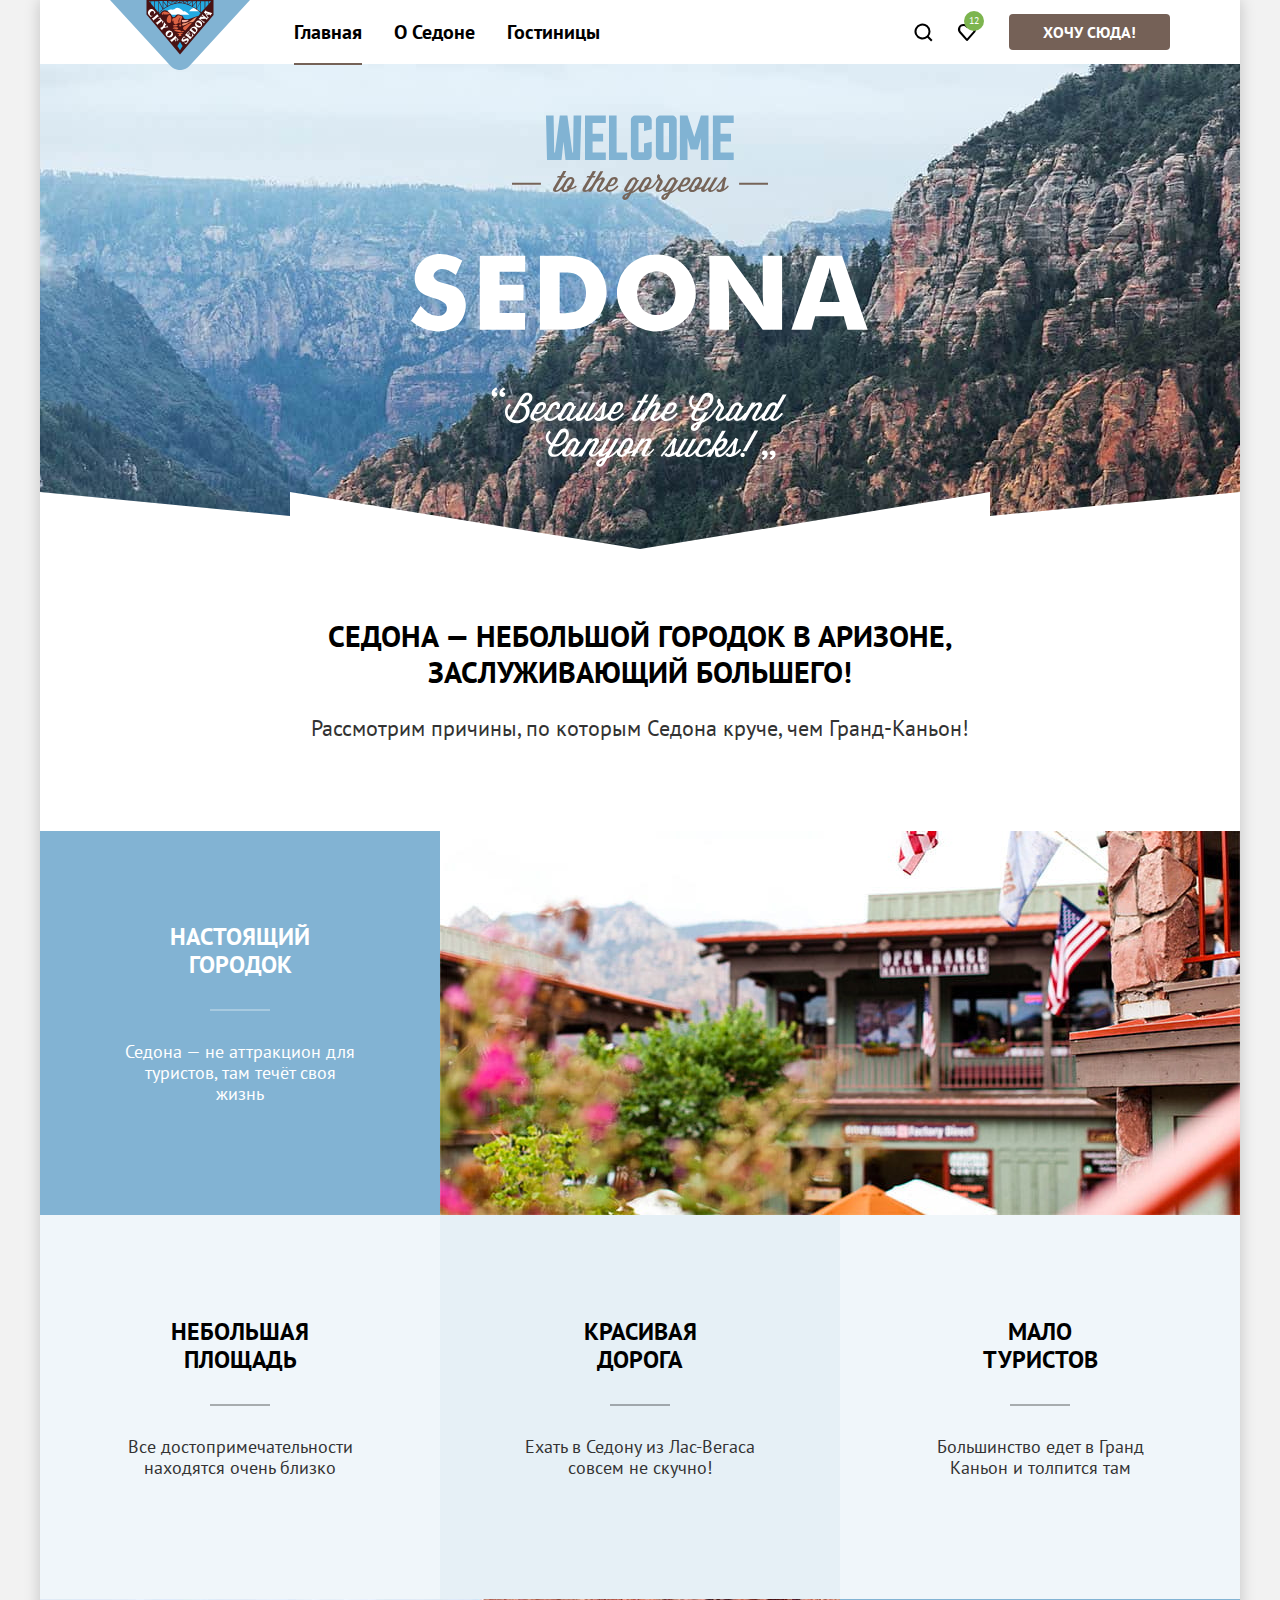
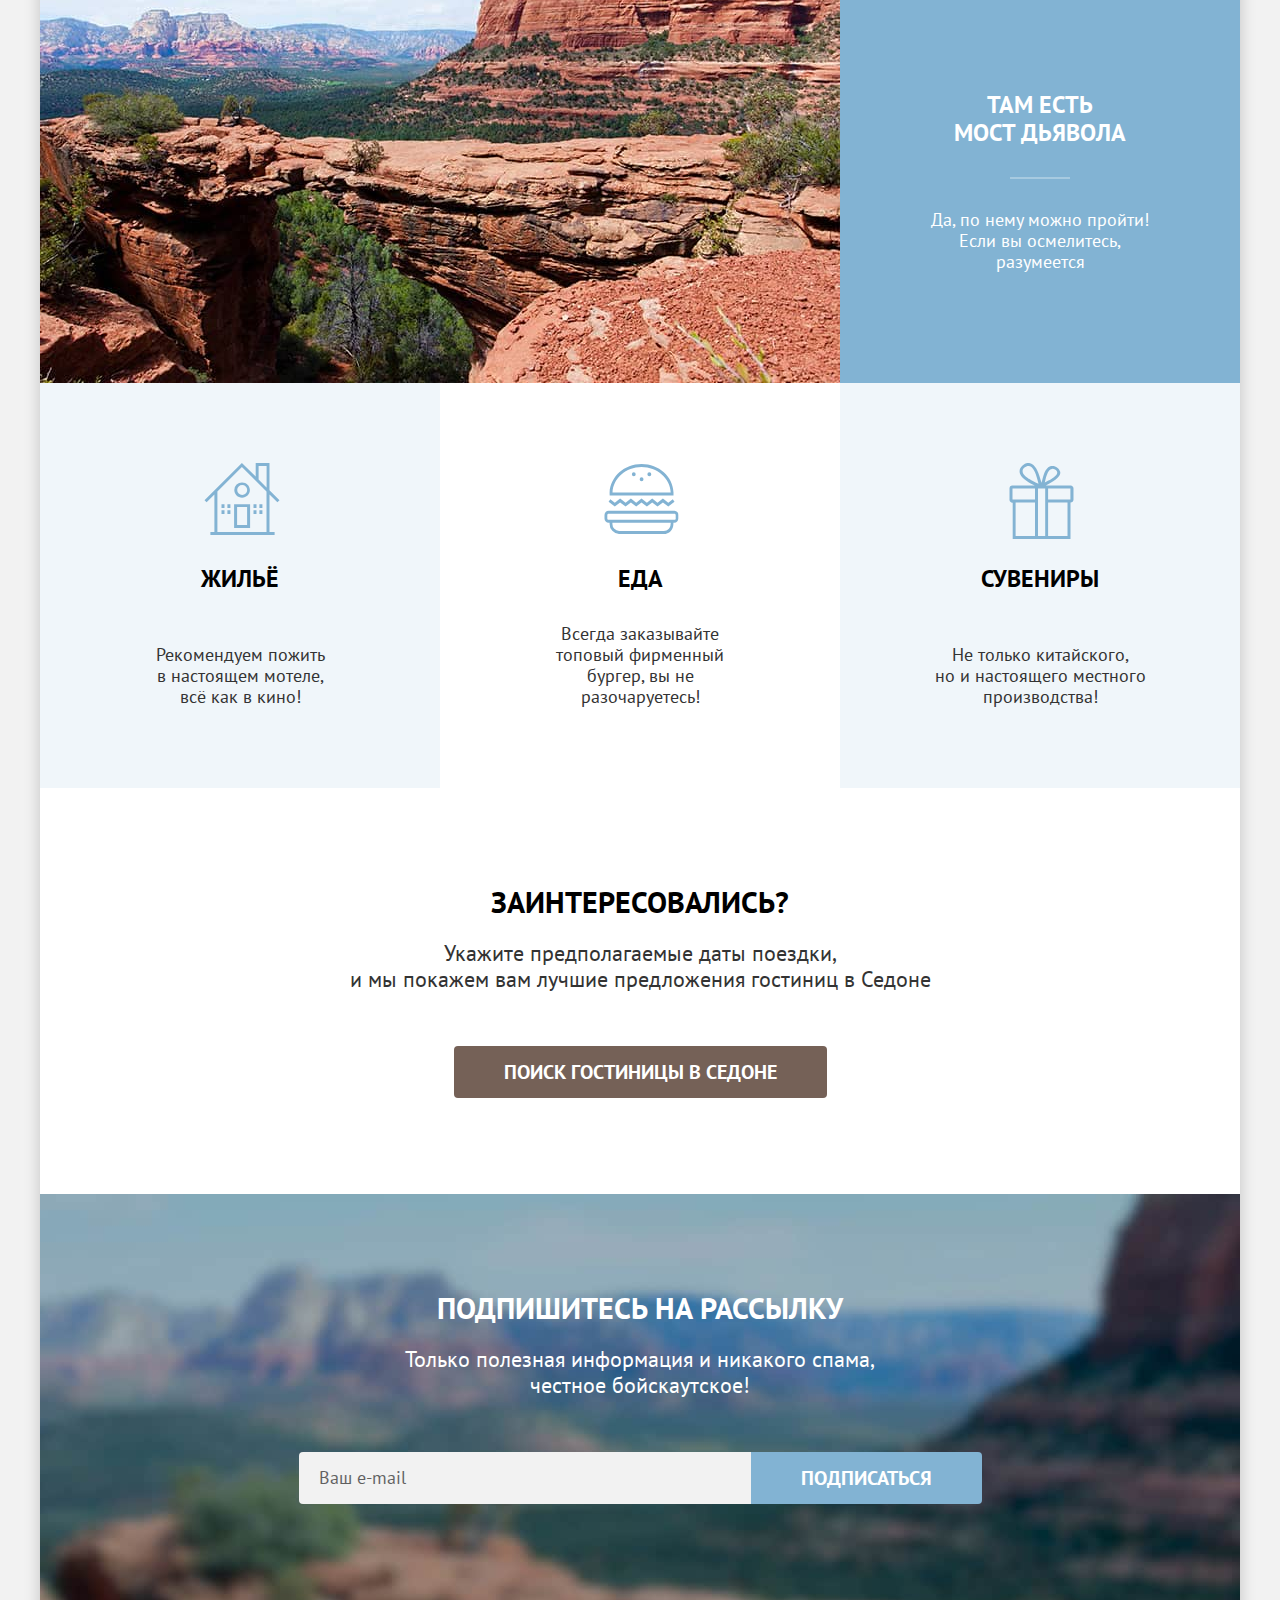
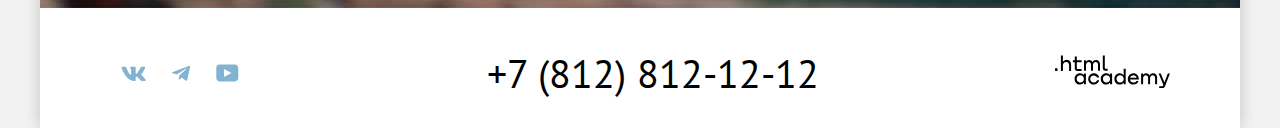
<file: index.html>
<!DOCTYPE html>
<html lang="ru">

  <head>
    <meta charset="utf-8">
    <title>HTML Academy: Седона</title>
    <link rel="stylesheet" href="styles/styles.css">
    <link rel="icon" href="images/favicon.png" type="image/png" sizes="32x32">
  </head>

  <body>
    <div class="page-container">
      <header class="page-header">
        <a class="page-header-link">
          <img class="page-header-logo" src="images/logo/logo-header.svg" width="140" height="70" alt="Логотип Седона.">
        </a>
        <nav class="navigation">
          <ul class="navigation-list">
            <li class="navigation-item">
              <a class="navigation-link link-current">Главная</a>
            </li>
            <li class="navigation-item">
              <a class="navigation-link" href="#">О Седоне</a>
            </li>
            <li class="navigation-item">
              <a class="navigation-link" href="catalog.html">Гостиницы</a>
            </li>
          </ul>
          <ul class="navigation-list navigation-user">
            <li class="navigation-item">
              <a class="navigation-link" href="#">
                <svg class="navigation-icon" aria-hidden="true" focusable="false" width="20" height="20"
                  viewBox="0 0 20 20" fill="currentColor" xmlns="http://www.w3.org/2000/svg">
                  <path
                    d="m19.5 18-3.7-3.7a8 8 0 0 0 1.7-4.8 8 8 0 1 0-3.1 6.3l3.7 3.7 1.4-1.5Zm-10-2.5a6 6 0 0 1-6-6 6 6 0 0 1 12 0 6 6 0 0 1-6 6Z" />
                </svg>
                <span class="visually-hidden">Поиск.</span>
              </a>
            </li>
            <li class="navigation-item">
              <a class="navigation-link navigation-favoriteы" href="#">
                <svg class="navigation-icon" aria-hidden="true" focusable="false" width="20" height="20"
                  viewBox="0 0 20 20" fill="currentColor" xmlns="http://www.w3.org/2000/svg">
                  <path
                    d="M9.9 19a1 1 0 0 1-.8-.4l-7-7.9A5.4 5.4 0 0 1 6.5 2C7.8 2 9 2.5 10 3.3a5.5 5.5 0 0 1 9 4.1c0 1.3-.5 2.5-1.3 3.4l-7 7.9c-.2.2-.4.3-.8.3Zm-6-9.5 6.1 6.9 6.2-7c.5-.5.7-1.2.7-2 0-1.8-1.5-3.3-3.3-3.3-1 0-2 .5-2.7 1.3-.3.3-.6.4-.9.4-.3 0-.6-.2-.8-.4a3.7 3.7 0 0 0-2.7-1.3 3.3 3.3 0 0 0-3.3 3.3c-.1.9.3 1.6.7 2.1-.1 0-.1 0 0 0Z" />
                </svg>
                <span class="visually-hidden">Избранное.</span>
                <span class="navigation-notification-badge">12</span>
              </a>
            </li>
          </ul>
        </nav>
        <a class="button button-brown navigation-here-link" href="#">Хочу сюда!</a>
      </header>
      <main class="main-container main-index">
        <section class="intro">
          <h1 class="visually-hidden">Добро пожаловать в великолепную Седону.</h1>
          <img class="intro-img" src="images/background/welcome.svg" width="458" height="352"
            alt="Добро пожаловать в великолепную Седону, потому что Гранд-Каньон хуже.">
        </section>

        <div class="advantages-intro">
          <h2 class="advantages-intro-title">Седона — небольшой городок в Аризоне,<br>заслуживающий большего!</h2>
          <p class="advantages-text">Рассмотрим причины, по которым Седона круче, чем Гранд-Каньон!</p>
        </div>
        <ul class="advantages-list">
          <li class="advantages-item">
            <div class="advantage-wrapper">
              <h3 class="advantage-title">Настоящий городок</h3>
              <p class="advantage-description">Седона — не аттракцион для туристов, там течёт своя жизнь</p>
            </div>
            <img class="advantage-image" src="images/index-photo/index-photo-1.jpg" width="800" height="384"
              alt="Домик с балкончиками на фоне гор.">
            <ul class="advantage-elements">
              <li class="advantage-element">
                <h3 class="advantage-title">Небольшая площадь</h3>
                <p class="advantage-description">Все достопримечательности находятся очень близко</p>
              </li>
              <li class="advantage-element">
                <h3 class="advantage-title">Красивая<br>дорога</h3>
                <p class="advantage-description">Ехать в Седону из Лас-Вегаса совсем не скучно!</p>
              </li>
              <li class="advantage-element">
                <h3 class="advantage-title">Мало<br>туристов</h3>
                <p class="advantage-description">Большинство едет в Гранд Каньон и толпится там</p>
              </li>
            </ul>
          </li>
          <li class="advantages-item">
            <img class="advantage-image" src="images/index-photo/index-photo-2.jpg" width="800" height="384"
              alt="Узкий мост над обрывом.">
            <div class="advantage-wrapper">
              <h3 class="advantage-title">Там есть<br>мост дьявола</h3>
              <p class="advantage-description">Да, по нему можно пройти! Если вы осмелитесь, разумеется</p>
            </div>
            <ul class="advantage-elements advantage-elements-with-icons">
              <li class="advantage-element">
                <h3 class="advantage-title advantage-element-house">Жильё</h3>
                <p class="advantage-description">Рекомендуем пожить<br>в настоящем мотеле,<br>всё как в кино!</p>
              </li>
              <li class="advantage-element">
                <h3 class="advantage-title advantage-element-food">Еда</h3>
                <p class="advantage-description">Всегда заказывайте<br>топовый фирменный бургер, вы не разочаруетесь!
                </p>
              </li>
              <li class="advantage-element">
                <h3 class="advantage-title advantage-element-souvenir">Сувениры</h3>
                <p class="advantage-description">Не только китайского,<br>но и настоящего местного производства!</p>
              </li>
            </ul>
          </li>
        </ul>

        <section class="search-hotel">
          <h2 class="search-hotel-title">Заинтересовались?</h2>
          <p class="search-hotel-description">Укажите предполагаемые даты поездки,<br>и мы покажем вам лучшие
            предложения гостиниц в Седоне</p>
          <a class="button button-brown search-hotel-link" href="catalog.html">Поиск гостиницы в Седоне</a>
        </section>
      </main>
      <footer class="page-footer">
        <section class="footer-subscribe">
          <h2 class="subscribe-title">Подпишитесь на рассылку</h2>
          <p class="subscribe-description">Только полезная информация и никакого спама,<br> честное бойскаутское!</p>
          <form class="subscribe-form" action="https://echo.htmlacademy.ru" method="post">
            <p class="subscribe-form-wrapper">
              <label class="visually-hidden" for="subscribe-email">Email.</label>
              <input class="subscribe-field" type="email" name="subscribe-email" id="subscribe-email"
                placeholder="Ваш e-mail" required>
              <button class="button button-blue subscribe-button" type="submit">Подписаться</button>
            </p>
          </form>
        </section>
        <div class="page-footer-container">
          <section class="social">
            <h2 class="visually-hidden">Социальные сети.</h2>
            <ul class="social-list">
              <li class="social-item">
                <a class="social-link" href="https://vk.com/htmlacademy">
                  <svg aria-hidden="true" focusable="false" width="25" height="15" viewBox="0 0 25 15"
                    xmlns="http://www.w3.org/2000/svg">
                    <path
                      d="M24.1 1.8c.2-.5 0-1-.8-1h-2.6c-.7 0-1 .4-1.1.8 0 0-1.4 3.2-3.3 5.3-.6.6-.9.8-1.2.8-.2 0-.4-.2-.4-.8V1.8c0-.7-.2-1-.8-1h-4c-.5 0-.8.4-.8.6 0 .7 1 .8 1 2.6v3.8c0 .8 0 1-.4 1-.9 0-3-3.3-4.3-7-.3-.7-.5-1-1.2-1H1.6c-.8 0-1 .4-1 .8 0 .7 1 4 4.2 8.5C7 13.2 10 15 12.8 15c1.7 0 1.9-.4 1.9-1v-2.4c0-.7.2-.8.7-.8.4 0 1 .1 2.6 1.6 1.8 1.8 2 2.6 3 2.6h2.7c.7 0 1.1-.4 1-1.1-.3-.8-1.2-1.8-2.3-3-.6-.8-1.5-1.5-1.8-2-.4-.4-.3-.6 0-1 0 0 3.2-4.5 3.5-6Z" />
                  </svg>
                  <span class="visually-hidden">Перейти в Вконтакте.</span>
                </a>
              </li>
              <li class="social-item">
                <a class="social-link" href="https://t.me/htmlacademy">
                  <svg aria-hidden="true" focusable="false" width="18" height="17" viewBox="0 0 18 17"
                    xmlns="http://www.w3.org/2000/svg">
                    <path
                      d="M16.8 1 .8 7c-1 .4-1 1-.2 1.3l4.1 1.3 9.5-6c.5-.3.9-.1.5.2l-7.6 7-.3 4.1c.4 0 .6-.2.8-.4l2-2 4.1 3.1c.8.5 1.3.3 1.5-.7L18 2.2c.3-1-.4-1.6-1.1-1.2Z" />
                  </svg>
                  <span class="visually-hidden">Перейти в Телеграм.</span>
                </a>
              </li>
              <li class="social-item">
                <a class="social-link" href="https://www.youtube.com/user/htmlacademyru">
                  <svg aria-hidden="true" focusable="false" width="23" height="18" viewBox="0 0 23 18"
                    xmlns="http://www.w3.org/2000/svg">
                    <path
                      d="M19 .4H3.4C1.6.4.3 2 .3 3.8v10c0 2 1.3 3.6 3.2 3.6h15.7c1.6 0 3.1-1.6 3.1-3.4V3.8C22.1 2 20.8.4 19 .4ZM8 12.9v-8l7.3 4-7.3 4Z" />
                  </svg>
                  <span class="visually-hidden">Перейти в Ютуб.</span>
                </a>
              </li>
            </ul>
          </section>
          <section class="contacts">
            <h2 class="visually-hidden">Контакты.</h2>
            <address class="contacts-address">
              <a class="contacts-link" href="tel:88128121212">+7 (812) 812-12-12</a>
            </address>
          </section>
          <section class="copyright">
            <h2 class="visually-hidden">Cайт разработчика.</h2>
            <a class="copyright-link" href="https://htmlacademy.ru/">
              <span class="visually-hidden">Перейти на сайт html-academy.</span>
              <svg aria-hidden="true" focusable="false" width="115" height="33" viewBox="0 0 115 33" fill="currentColor"
                xmlns="http://www.w3.org/2000/svg">
                <path
                  d="M0 13.3v2.6h2.5v-2.6H0ZM11.6 4.9c-1.6 0-2.8.7-3.6 1.7h-.1V.4h-2v15.5h2v-5.3C7.9 8.5 9.2 7 11.2 7c1.8 0 2.9 1.4 2.9 3.2v5.7h2V9.8c.1-3-1.8-5-4.5-5ZM26.6 5.2h-4.8V1.5h-2v3.8h-1.9v2h1.9v6c0 1.7 1 2.7 2.7 2.7h4.1v-2h-3.7c-.7 0-1.1-.4-1.1-1.1V7.2h4.8v-2ZM41.1 5c-1.6 0-2.9.8-3.5 2h-.1a3.7 3.7 0 0 0-3.4-2c-1.4 0-2.5.8-3.1 1.8h-.1V5.2H29v10.6h2v-5.4c0-2 1-3.5 2.6-3.5 1.5 0 2.4 1 2.4 2.6v6.3h2v-5.6c0-2.4 1.4-3.3 2.6-3.3 1.5 0 2.4 1 2.4 2.6v6.3h2V9.3c.1-2.5-1.4-4.3-3.9-4.3ZM47.8 13c0 1.8 1 2.8 2.8 2.8h2v-2h-1.7c-.7 0-1.1-.4-1.1-1.1V.4h-2V13ZM28.9 20a4.9 4.9 0 0 0-3.9-1.7c-3.1 0-5.4 2.3-5.4 5.6s2.3 5.6 5.4 5.6c1.8 0 3-.8 3.8-2h.1v1.7h2V18.6h-2V20Zm-3.6 7.5a3.5 3.5 0 0 1-3.6-3.6c0-2 1.4-3.6 3.6-3.6s3.6 1.6 3.6 3.6c0 1.9-1.4 3.6-3.6 3.6ZM44.2 22.4c-.5-2.4-2.6-4.1-5.4-4.1a5.4 5.4 0 0 0-5.6 5.6c0 3 2.2 5.6 5.6 5.6 2.8 0 4.9-1.8 5.4-4.2h-2.1a3.4 3.4 0 0 1-3.3 2.3 3.5 3.5 0 0 1-3.6-3.6c0-2 1.4-3.6 3.6-3.6 1.6 0 2.8 1 3.3 2.2h2.1v-.2ZM55.1 20a4.9 4.9 0 0 0-3.9-1.7c-3.1 0-5.4 2.3-5.4 5.6s2.3 5.6 5.4 5.6c1.8 0 3-.8 3.8-2h.1v1.7h2V18.6h-2V20Zm-3.6 7.5a3.5 3.5 0 0 1-3.6-3.6c0-2 1.4-3.6 3.6-3.6s3.6 1.6 3.6 3.6c0 1.9-1.5 3.6-3.6 3.6ZM68.7 20.2a5 5 0 0 0-3.9-2c-3.1 0-5.4 2.4-5.4 5.7 0 3.3 2.2 5.6 5.4 5.6 1.7 0 3-.8 3.8-1.8h.1v1.5h2V13.8h-2v6.4Zm-3.6 7.3a3.5 3.5 0 0 1-3.6-3.6c0-2 1.4-3.6 3.6-3.6s3.6 1.6 3.6 3.6c-.1 2-1.5 3.6-3.6 3.6ZM78.3 18.3a5.4 5.4 0 0 0-5.5 5.6c0 3 2.1 5.6 5.5 5.6 2.5 0 4.5-1.3 5.2-3.6h-2.1c-.5 1-1.6 1.6-3 1.6-1.9 0-3.3-1.3-3.4-3h8.8c.2-3.5-2-6.2-5.5-6.2Zm0 1.9c1.7 0 3 1 3.3 2.6h-6.5a3.2 3.2 0 0 1 3.2-2.6ZM98.2 18.3a4 4 0 0 0-3.6 2h-.1c-.6-1.2-1.8-2-3.4-2-1.4 0-2.5.7-3.1 1.8v-1.5h-1.9v10.6h2v-5.4c0-2 1-3.4 2.6-3.5 1.5 0 2.4 1 2.4 2.6v6.3h2v-5.6c0-2.4 1.4-3.3 2.6-3.3 1.5 0 2.4 1 2.4 2.6v6.3h2v-6.5c.1-2.6-1.4-4.4-3.9-4.4ZM109.4 27.4l-3.6-9h-2.2l4.8 11.7c-.3.9-.7 1.2-1.7 1.2h-2.5v2h2.5c1.8 0 2.8-.8 3.5-2.6l4.7-12.2h-2.1l-3.4 8.9Z" />
              </svg>
            </a>
          </section>
        </div>
      </footer>

      <!-- Чтобы модальное окно отображалось, необходимо убрать класс modal-container-close -->
      <div class="modal-container modal-container-close">
        <div class="modal modal-search">
          <button class="modal-close-button" type="button">
            <svg class="icon-close" aria-hidden="true" focusable="false" width="21" height="21" viewBox="0 0 21 21"
              fill="currentColor" xmlns="http://www.w3.org/2000/svg">
              <path
                d="m17.5 4.8-1.3-1.3-5.7 5.7-5.7-5.7-1.3 1.3 5.7 5.7-5.7 5.7 1.3 1.3 5.7-5.7 5.7 5.7 1.3-1.3-5.7-5.7 5.7-5.7Z" />
            </svg>
            <span class="visually-hidden">Закрыть</span>
          </button>
          <section class="modal-content">
            <form class="search-form" method="post" action="https://echo.htmlacademy.ru">
              <h2 class="form-title">Поиск гостиницы в Седоне</h2>
              <div class="form-wrap-date">
                <p class="field-group">
                  <label class="form-label" for="arrival-date">Дата заезда:</label>
                  <input class="search-form-field" type="text" id="arrival-date" name="arrival-date"
                    placeholder="Укажите дату" value="27 апреля 2020" required>
                  <button class="date" type="button"><span class="visually-hidden">Календарь.</span></button>
                  <span class="message error-message">Мы не можем отправить вас в прошлое.</span>
                </p>
                <p class="field-group">
                  <label class="form-label" for="departure-date">Дата выезда:</label>
                  <input class="search-form-field" type="text" id="departure-date" name="departure-date"
                    placeholder="Укажите дату" value="1 сентября 2023" required>
                  <button class="date" type="button"><span class="visually-hidden">Календарь.</span></button>
                  <span class="message">На эти даты есть свободные номера. Пока есть.</span>
                </p>
              </div>
              <div class="form-wrap-visitors">
                <p class="field-group">
                  <label class="form-label form-label-adults" for="adults">Взрослые:</label>
                  <button class="button-quantity button-min" type="button">
                    <svg class="icon-minus" aria-hidden="true" focusable="false" width="20" height="20"
                      viewBox="0 0 20 20" fill="currentColor" xmlns="http://www.w3.org/2000/svg">
                      <path d="M3 9v2h14V9H3Z" />
                    </svg>
                    <span class="visually-hidden">Уменьшить количество взрослых.</span>
                  </button>
                  <input class="search-form-field" type="number" id="adults" name="adults"
                    placeholder="Укажите количество" value="2" step="1" required>
                  <button class="button-quantity button-max" type="button">
                    <svg class="icon-plus" aria-hidden="true" focusable="false" width="20" height="20"
                      viewBox="0 0 20 20" fill="currentColor" xmlns="http://www.w3.org/2000/svg">
                      <path d="M17 9h-6V3H9v6H3v2h6v6h2v-6h6V9Z" />
                    </svg>
                    <span class="visually-hidden">Увеличить количество взрослых.</span>
                  </button>
                </p>
                <p class="field-group">
                  <span class="form-label-children">
                    <label class="form-label form-label-children" for="children">Дети:</label>
                    <span class="tooltip">
                      <span class="visually-hidden">Пояснение - возраст детей, которые учитываются при заселении в
                        гостиницу</span>
                      <button class="button button-blue tooltip-toggle" type="button"
                        aria-labelledby="tooltip-label-children">
                        <svg class="tooltip-icon" aria-hidden="true" focusable="false" width="20" height="20"
                          viewBox="0 0 20 20" fill="currentColor" xmlns="http://www.w3.org/2000/svg">
                          <path fill-rule="evenodd" clip-rule="evenodd" d="M9 4h2v2H9V4Zm2 12H9V7h2v9Z" />
                        </svg>
                      </button>
                      <span class="tooltip-text" role="tooltip" id="tooltip-label-children">Укажите количество детей,
                        которые будут с вами, возраст которых от 6 до 18 лет. Дети до 6 лет размещаются
                        бесплатно.</span>
                    </span>
                  </span>
                  <button class="button-quantity button-min" type="button">
                    <svg class="icon-minus" aria-hidden="true" focusable="false" width="20" height="20"
                      viewBox="0 0 20 20" fill="currentColor" xmlns="http://www.w3.org/2000/svg">
                      <path d="M3 9v2h14V9H3Z" />
                    </svg>
                    <span class="visually-hidden">Уменьшить количество детей.</span>
                  </button>
                  <input class="search-form-field" type="number" id="children" name="children"
                    placeholder="Укажите количество" value="2" step="1" required>
                  <button class="button-quantity button-max" type="button">
                    <svg class="icon-plus" aria-hidden="true" focusable="false" width="20" height="20"
                      viewBox="0 0 20 20" fill="currentColor" xmlns="http://www.w3.org/2000/svg">
                      <path d="M17 9h-6V3H9v6H3v2h6v6h2v-6h6V9Z" />
                    </svg>
                    <span class="visually-hidden">Увеличить количество детей.</span>
                  </button>
                </p>
              </div>
              <button class="button-form-search button-blue" type="submit">Найти</button>
            </form>
          </section>
        </div>
      </div>
    </div>
  </body>

</html>
</file>
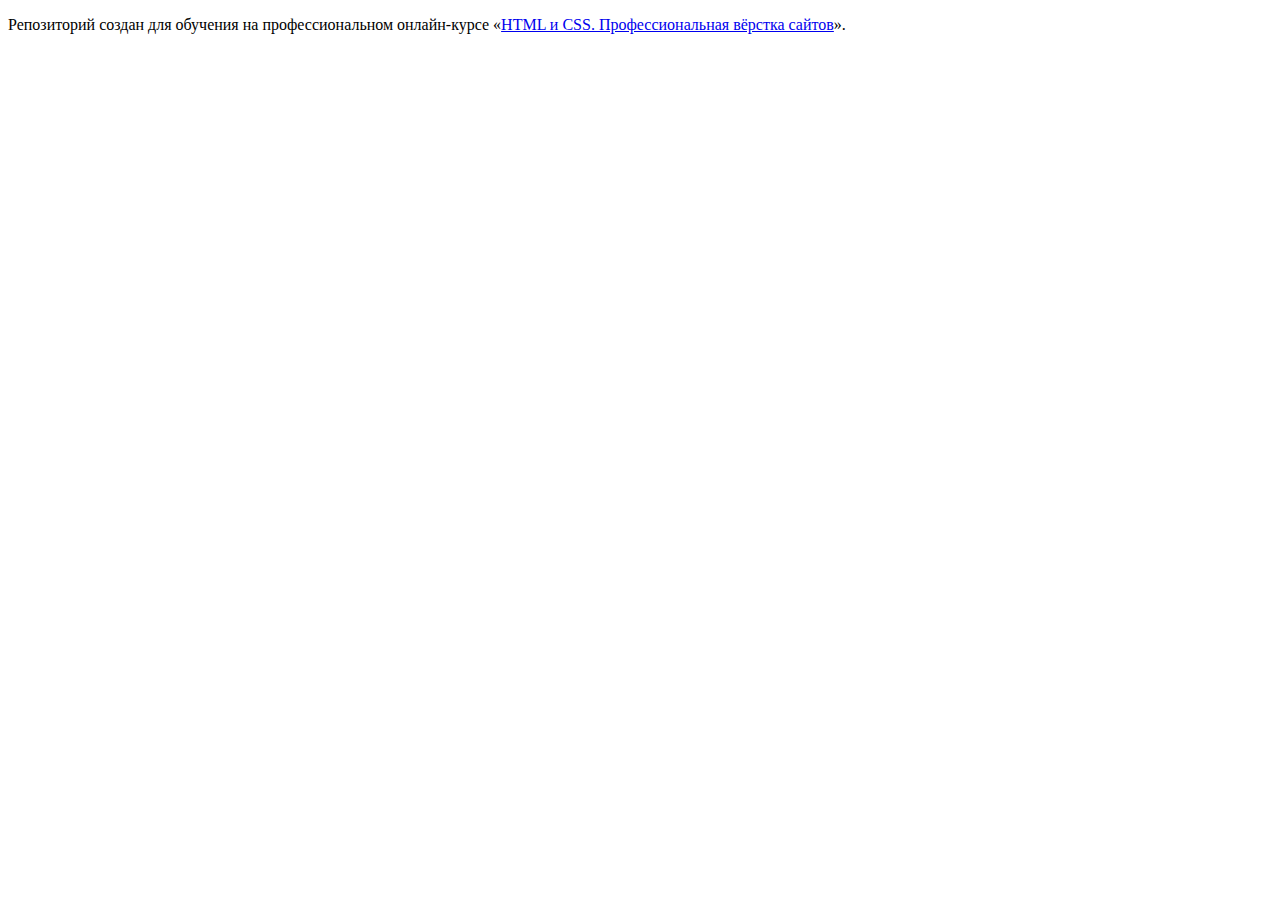
<file: 1/index.html>
<!DOCTYPE html>
<html lang="ru">
  <head>
    <meta charset="utf-8">
    <title>HTML Academy: Седона</title>
    <base href="https://htmlacademy-htmlcss.github.io/1876783-sedona-35/1/">
</head>
  <body>

    <p>Репозиторий создан для обучения на профессиональном онлайн‑курсе «<a href="https://htmlacademy.ru/intensive/htmlcss">HTML и CSS. Профессиональная вёрстка сайтов</a>».</p>

  </body>
</html>
</file>
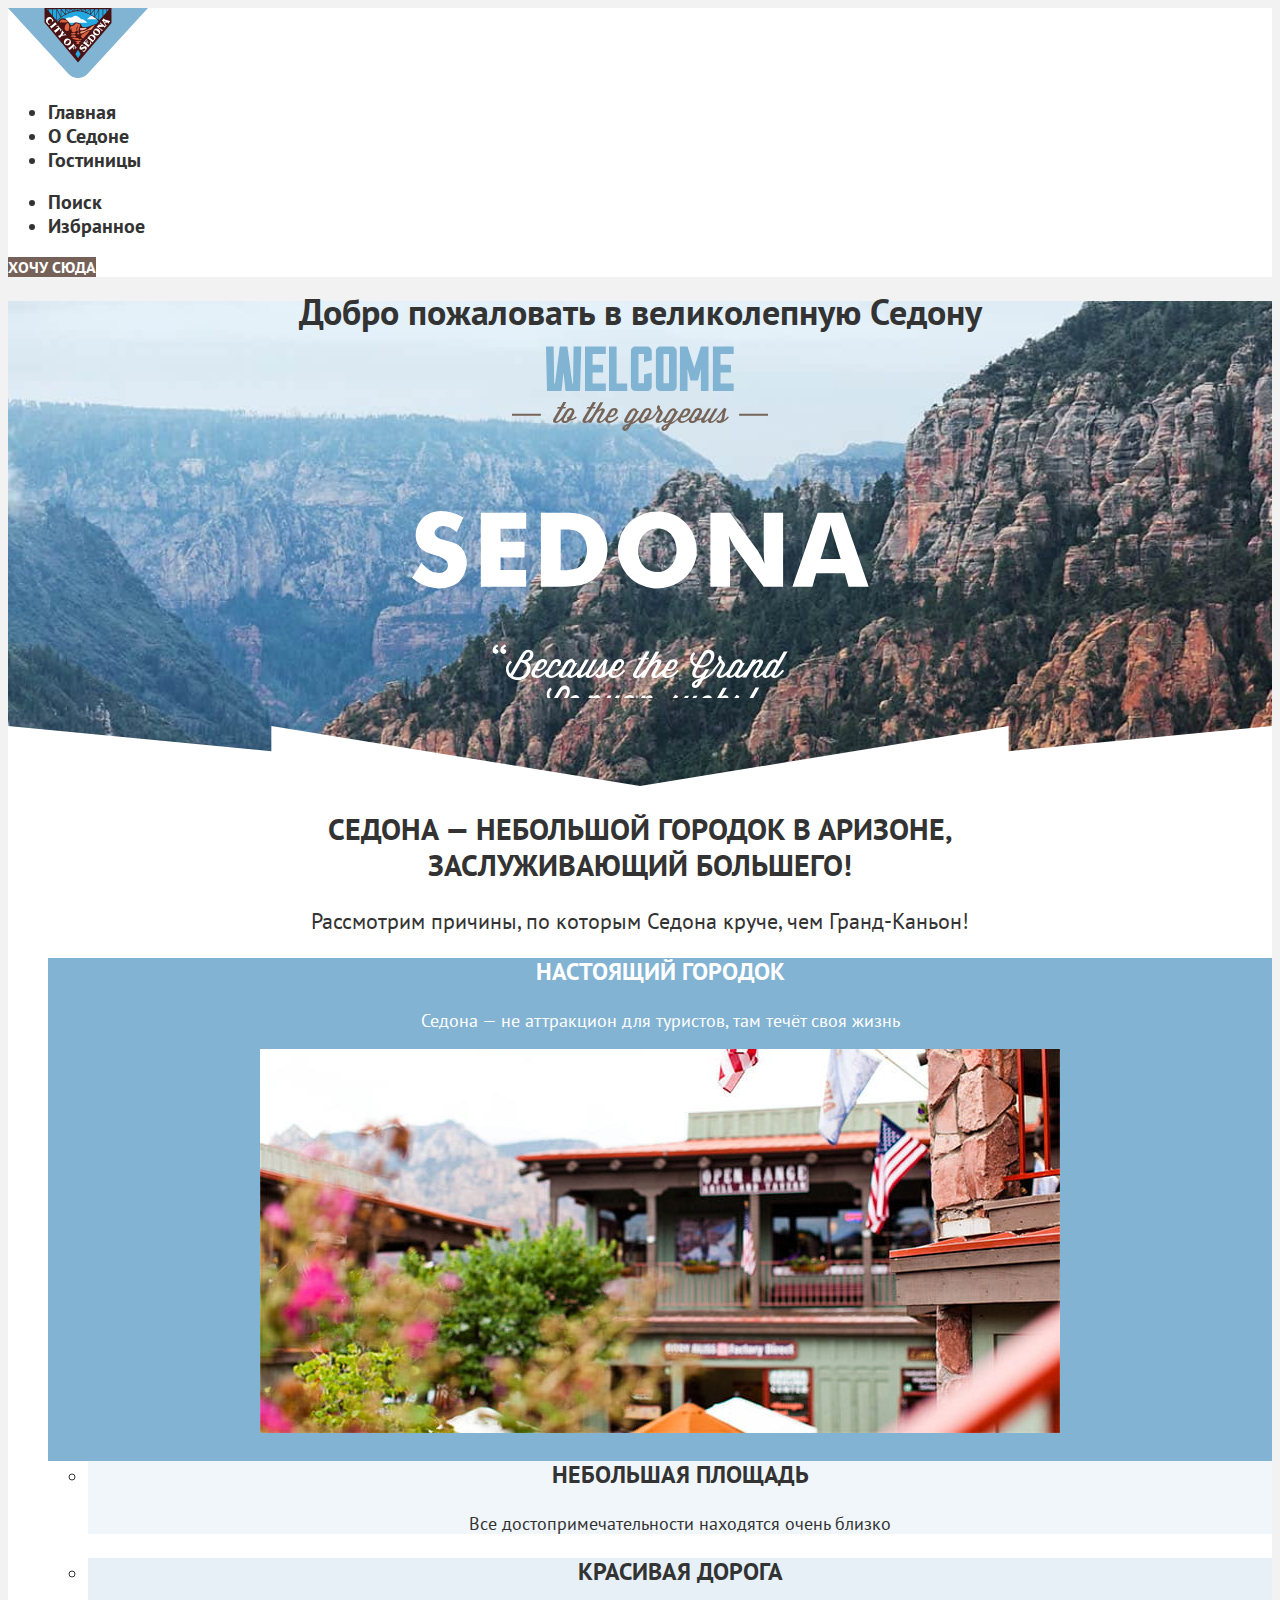
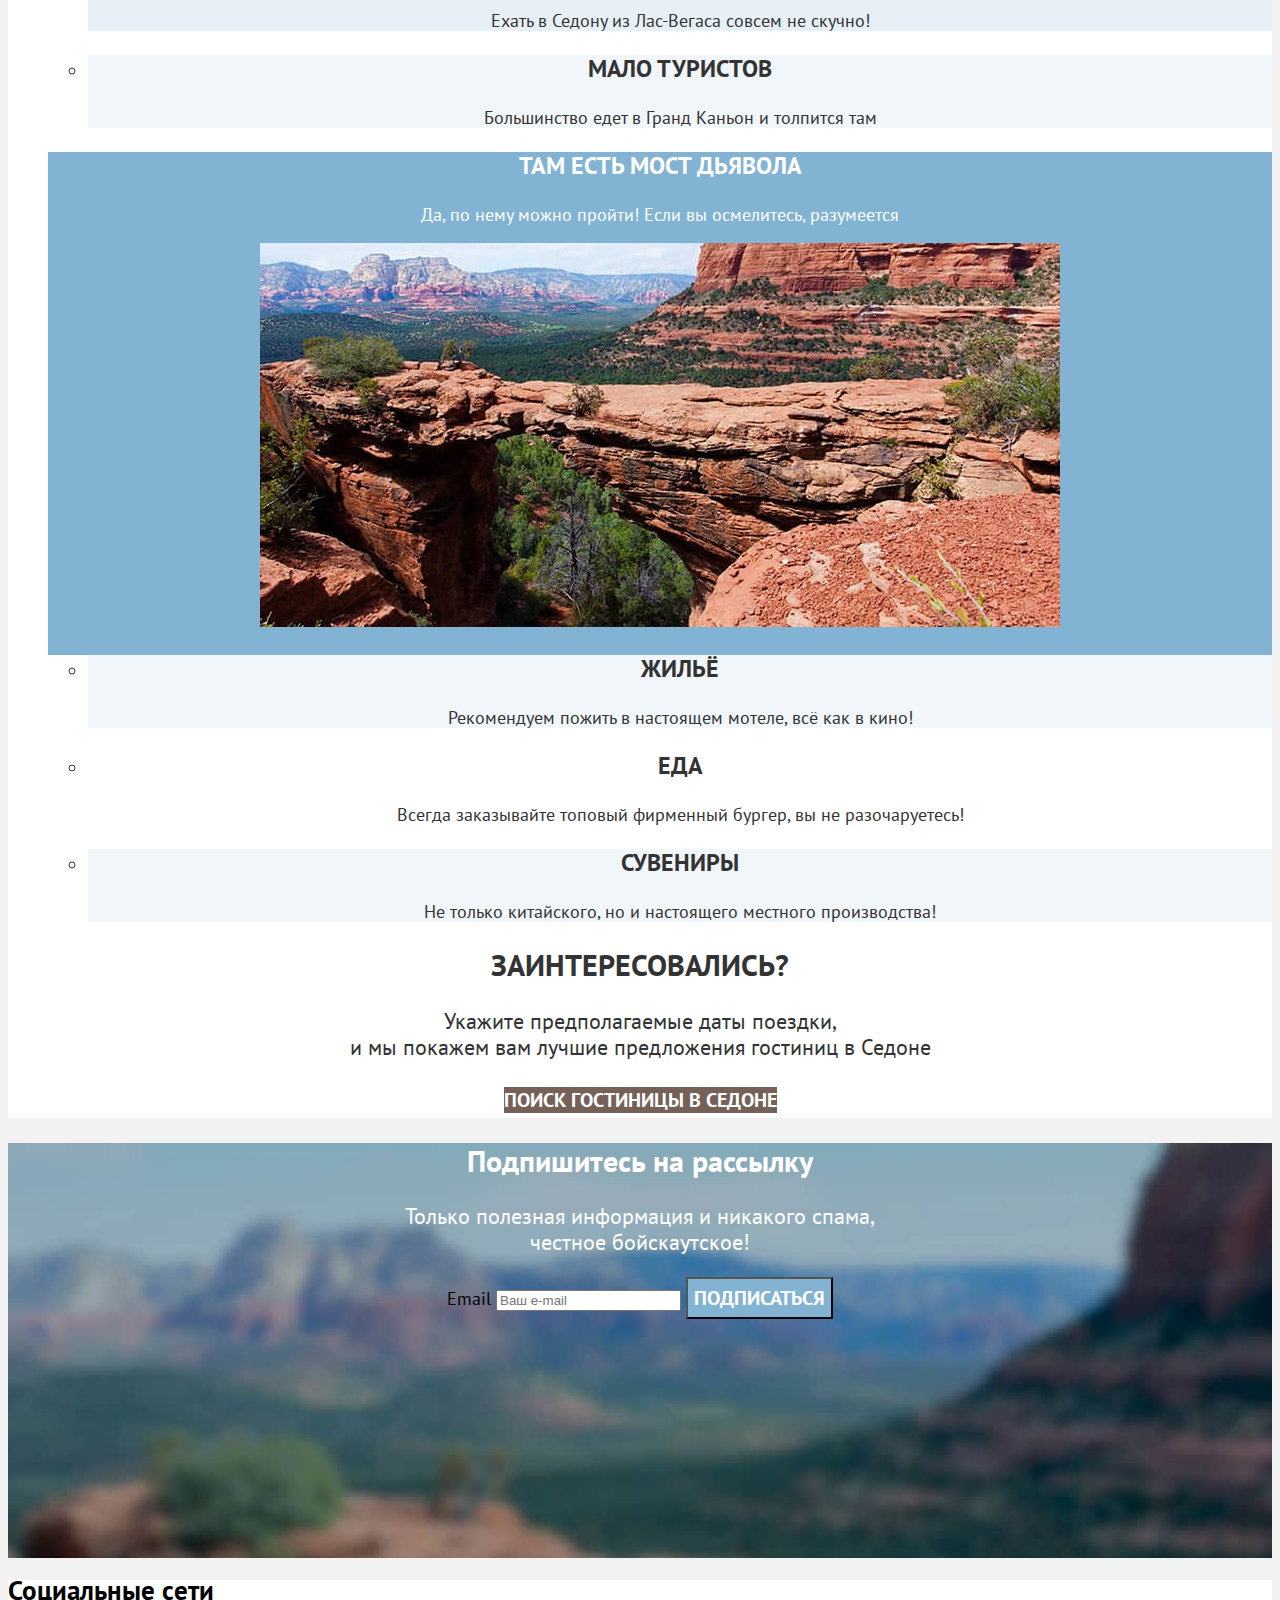
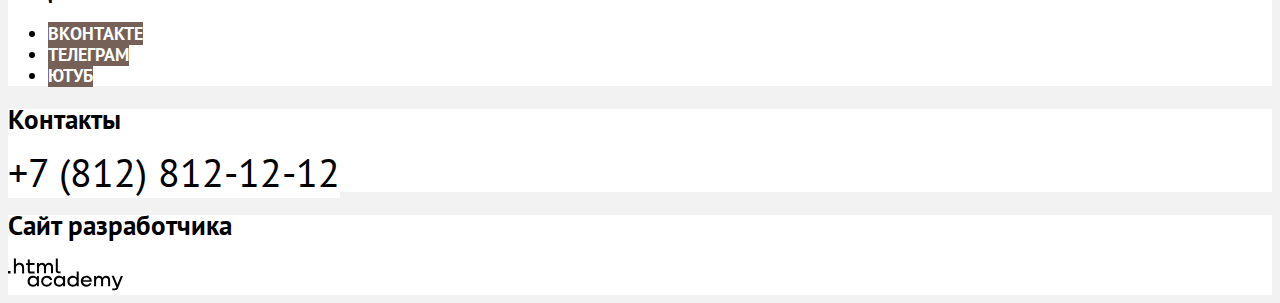
<file: 4/index.html>
<!DOCTYPE html>
<html lang="ru">

  <head>
    <meta charset="utf-8">
    <title>HTML Academy: Седона</title>
    <link rel="stylesheet" href="styles/styles.css">
    <base href="https://htmlacademy-htmlcss.github.io/1876783-sedona-35/4/">
</head>

  <body>
    <header class="page-header">
      <a class="page-header-link">
        <img class="page-header-logo" src="images/logo/logo-header.svg" width="140" height="70" alt="Логотип Седона">
      </a>
      <nav class="navigation">
        <ul class="navigation-list">
          <li class="navigation-item">
            <a class="navigation-link navigation-link-current" href="index.html">Главная</a>
          </li>
          <li class="navigation-item">
            <a class="navigation-link" href="about.html">О Седоне</a>
          </li>
          <li class="navigation-item">
            <a class="navigation-link" href="catalog.html">Гостиницы</a>
          </li>
        </ul>
        <ul class="navigation-list navigation-user">
          <li class="navigation-item">
            <a class="navigation-link" href="#">
              <span class="visually-hidden">
                Поиск
              </span>
            </a>
          </li>
          <li class="navigation-item">
            <a class="navigation-link" href="#">
              <span class="visually-hidden">
                Избранное
              </span>
            </a>
          </li>
        </ul>
        <a class="button navigation-here-link" href="#">Хочу сюда</a>
      </nav>
    </header>
    <main class="main-index">
      <section class="intro">
        <h1 class="visually-hidden">
          Добро пожаловать в великолепную Седону
        </h1>
        <img class="intro-img" src="images/welcome.svg" width="458" height="352"
          alt="Добро пожаловать в великолепную Седону, потому что Гранд-Каньон хуже">
      </section>
      <!-- преимущества -->
      <section class="advantages">
        <h2 class="advantages-intro">
          Седона — небольшой городок в Аризоне,<br>заслуживающий большего!
        </h2>
        <p class="advantages-text">
          Рассмотрим причины, по которым Седона круче, чем Гранд-Каньон!
        </p>
        <ul class="advantages-list">
          <li class="advantages-item">
            <h3 class="advantages-title">
              Настоящий городок
            </h3>
            <p class="advantages-description">
              Седона — не аттракцион для туристов, там течёт своя жизнь
            </p>
            <img class="advantages-img" src="images/index-photo-1.jpg" width="800" height="384"
              alt="Домик с балкончиками на фоне гор">
              <ul class="advantages-elements">
                <li class="advantages-element">
                  <h3 class="advantages-title">
                    Небольшая площадь
                  </h3>
                  <p class="advantages-description">
                    Все достопримечательности находятся очень близко
                  </p>
                </li>
                <li class="advantages-element advantages-element-road">
                  <h3 class="advantages-title">
                    Красивая дорога
                  </h3>
                  <p class="advantages-description">
                    Ехать в Седону из Лас-Вегаса совсем не скучно!
                  </p>
                </li>
                <li class="advantages-element">
                  <h3 class="advantages-title">
                    Мало туристов
                  </h3>
                  <p class="advantages-description">
                    Большинство едет в Гранд Каньон и толпится там
                  </p>
                </li>
              </ul>
          </li>
          <li class="advantages-item">
            <h3 class="advantages-title">
              Там есть мост дьявола
            </h3>
            <p class="advantages-description">
              Да, по нему можно пройти! Если вы осмелитесь, разумеется
            </p>
            <img class="advantages-img" src="images/index-photo-2.jpg" width="800" height="384"
              alt="Узкий мост над обрывом">
              <ul class="advantages-elements">
                <li class="advantages-element">
                  <h3 class="advantages-title">
                    Жильё
                  </h3>
                  <p class="advantages-description">
                    Рекомендуем пожить в настоящем мотеле, всё как в кино!
                  </p>
                </li>
                <li class="advantages-element advantages-element-eat">
                  <h3 class="advantages-title">
                    Еда
                  </h3>
                  <p class="advantages-description">
                    Всегда заказывайте топовый фирменный бургер, вы не разочаруетесь!
                  </p>
                </li>
                <li class="advantages-element">
                  <h3 class="advantages-title">
                    Сувениры
                  </h3>
                  <p class="advantages-description">
                    Не только китайского, но и настоящего местного производства!
                  </p>
                </li>
              </ul>
          </li>
        </ul>
      </section>
      <!-- выбор гостиниц -->
      <section class="search-hotel">
        <h2 class="search-hotel-title">
          Заинтересовались?
        </h2>
        <p class="search-hotel-description">
          Укажите предполагаемые даты поездки,<br>и мы покажем вам лучшие предложения гостиниц в Седоне
        </p>
        <a class="button search-hotel-link" href="catalog.html">ПОИСК ГОСТИНИЦЫ В СЕДОНЕ</a>
      </section>
    </main>
    <footer class="page-footer">
      <section class="footer-subscribe">
        <h2 class="subscribe-title">
          Подпишитесь на рассылку
        </h2>
        <p class="subscribe-description">
          Только полезная информация и никакого спама,<br> честное бойскаутское!
        </p>
        <form class="subscribe-form" action="https://echo.htmlacademy.ru" method="post">
          <p class="subscribe-form-wrapper">
            <label class="visually-hidden" for="subscribe-email">Email</label>
            <input type="email" name="subscribe-email" id="subscribe-email" placeholder="Ваш e-mail" required>
            <button class="button subscribe-button" type="submit">Подписаться</button>
          </p>
        </form>
      </section>
      <section class="social">
        <h2 class="visually-hidden">
          Социальные сети
        </h2>
        <ul class="social-list">
          <li class="social-item">
            <a class="button social-link" href="https://vk.com/htmlacademy">
              <span class="visually-hidden">Вконтакте</span>
            </a>
          </li>
          <li class="social-item">
            <a class="button social-link" href="https://t.me/htmlacademy">
              <span class="visually-hidden">Телеграм</span>
            </a>
          </li>
          <li class="social-item">
            <a class="button social-link" href="https://www.youtube.com/user/htmlacademyru">
              <span class="visually-hidden">Ютуб</span>
            </a>
          </li>
        </ul>
      </section>
      <section class="contacts">
        <h2 class="visually-hidden">
          Контакты
        </h2>
        <address class="contacts-address">
          <a class="contacts-link" href="tel:88128121212">+7 (812) 812-12-12</a>
        </address>
      </section>
      <section class="copyright">
        <h2 class="visually-hidden">
          Сайт разработчика
        </h2>
        <a class="copyright-link" href="https://htmlacademy.ru/">
          <img class="copyright-logo" src="images/logo/logo-html-academy.svg" width="115" height="33"
            alt="Логотип HTML Academy">
        </a>
      </section>
    </footer>
  </body>

</html>
</file>
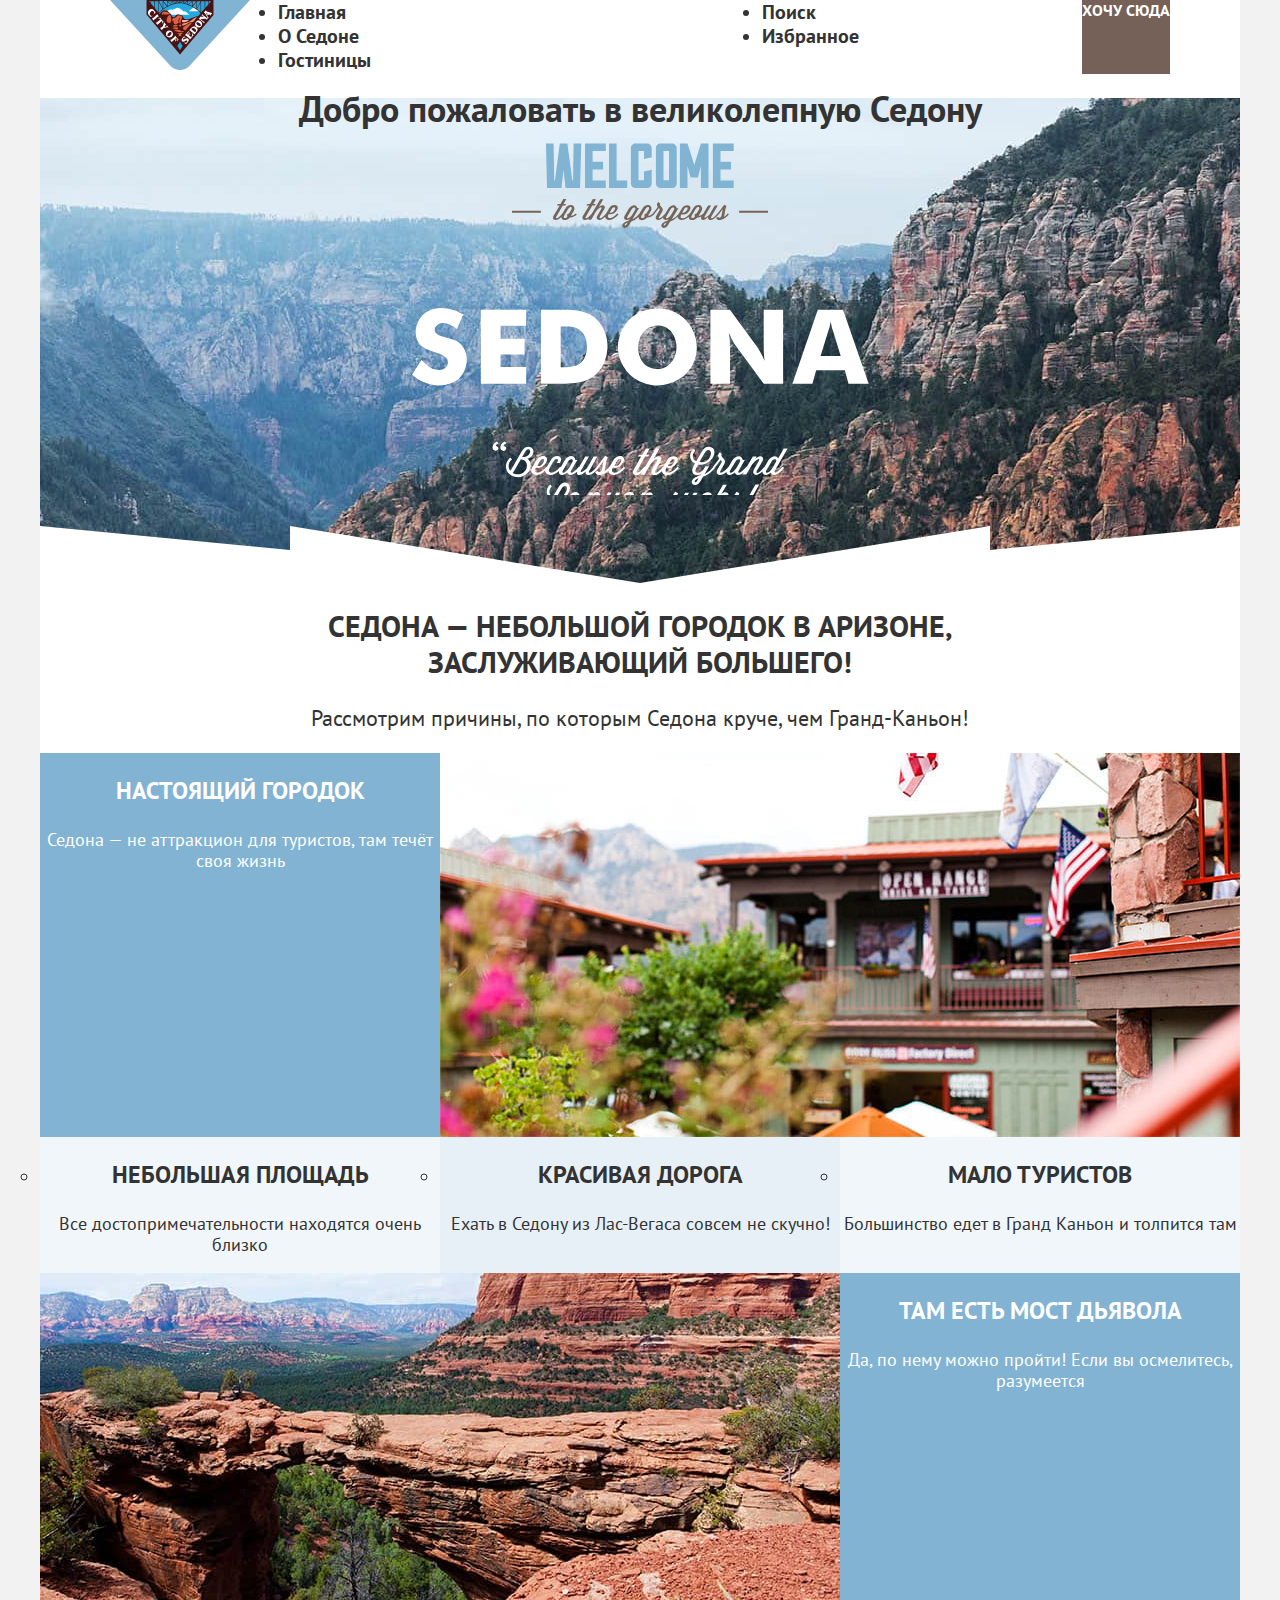
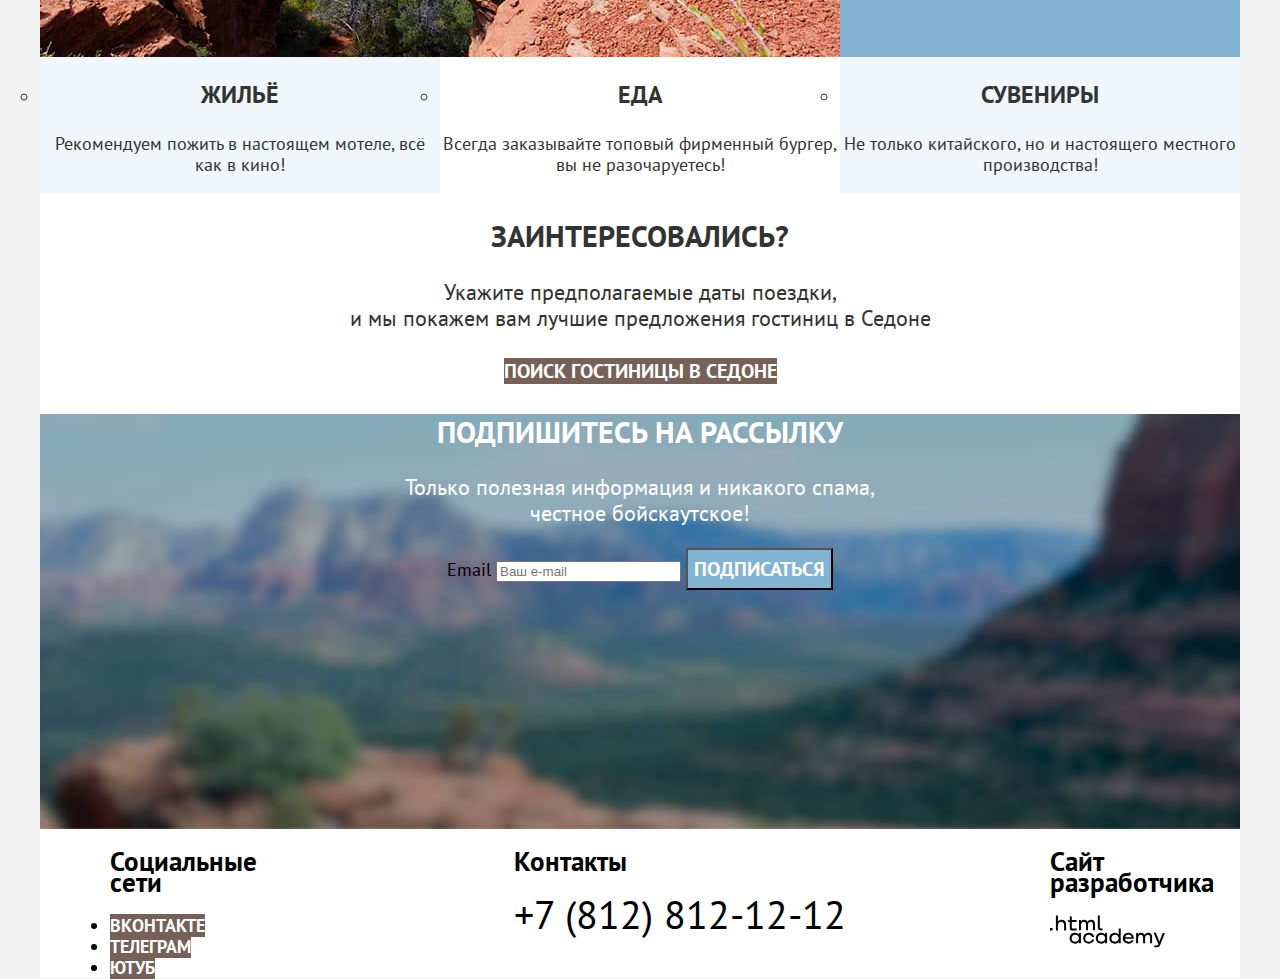
<file: 5/index.html>
<!DOCTYPE html>
<html lang="ru">

  <head>
    <meta charset="utf-8">
    <title>HTML Academy: Седона</title>
    <link rel="stylesheet" href="styles/styles.css">
    <base href="https://htmlacademy-htmlcss.github.io/1876783-sedona-35/5/">
</head>

  <body>
    <div class="page-container">
      <header class="page-header">
        <nav class="navigation">
          <a class="page-header-link">
            <img class="page-header-logo" src="images/logo/logo-header.svg" width="140" height="70"
              alt="Логотип Седона">
          </a>
          <ul class="navigation-list">
            <li class="navigation-item">
              <a class="navigation-link navigation-link-current" href="index.html">Главная</a>
            </li>
            <li class="navigation-item">
              <a class="navigation-link" href="about.html">О Седоне</a>
            </li>
            <li class="navigation-item">
              <a class="navigation-link" href="catalog.html">Гостиницы</a>
            </li>
          </ul>
          <ul class="navigation-list navigation-user">
            <li class="navigation-item">
              <a class="navigation-link" href="#">
                <span class="visually-hidden">
                  Поиск
                </span>
              </a>
            </li>
            <li class="navigation-item">
              <a class="navigation-link" href="#">
                <span class="visually-hidden">
                  Избранное
                </span>
              </a>
            </li>
          </ul>
          <a class="button navigation-here-link" href="#">Хочу сюда</a>
        </nav>
      </header>
      <main class="main-container main-index">
        <section class="intro">
          <h1 class="visually-hidden">
            Добро пожаловать в великолепную Седону
          </h1>
          <img class="intro-img" src="images/welcome.svg" width="458" height="352"
            alt="Добро пожаловать в великолепную Седону, потому что Гранд-Каньон хуже">
        </section>
        <!-- преимущества -->
        <section class="advantages">
          <h2 class="advantages-intro">
            Седона — небольшой городок в Аризоне,<br>заслуживающий большего!
          </h2>
          <p class="advantages-text">
            Рассмотрим причины, по которым Седона круче, чем Гранд-Каньон!
          </p>
          <ul class="advantages-list">
            <li class="advantages-item">
              <div class="advantage-text">
                <h3 class="advantages-title">
                  Настоящий городок
                </h3>
                <p class="advantages-description">
                  Седона — не аттракцион для туристов, там течёт своя жизнь
                </p>
              </div>
              <img class="advantages-img" src="images/index-photo-1.jpg" width="800" height="384"
                alt="Домик с балкончиками на фоне гор">
              <ul class="advantages-elements">
                <li class="advantages-element">
                  <h3 class="advantages-title">
                    Небольшая площадь
                  </h3>
                  <p class="advantages-description">
                    Все достопримечательности находятся очень близко
                  </p>
                </li>
                <li class="advantages-element advantages-element-road">
                  <h3 class="advantages-title">
                    Красивая дорога
                  </h3>
                  <p class="advantages-description">
                    Ехать в Седону из Лас-Вегаса совсем не скучно!
                  </p>
                </li>
                <li class="advantages-element">
                  <h3 class="advantages-title">
                    Мало туристов
                  </h3>
                  <p class="advantages-description">
                    Большинство едет в Гранд Каньон и толпится там
                  </p>
                </li>
              </ul>
            </li>
            <li class="advantages-item">
              <img class="advantages-img" src="images/index-photo-2.jpg" width="800" height="384"
                alt="Узкий мост над обрывом">
              <div class="advantage-text">
                <h3 class="advantages-title">
                  Там есть мост дьявола
                </h3>
                <p class="advantages-description">
                  Да, по нему можно пройти! Если вы осмелитесь, разумеется
                </p>
              </div>
              <ul class="advantages-elements">
                <li class="advantages-element">
                  <h3 class="advantages-title">
                    Жильё
                  </h3>
                  <p class="advantages-description">
                    Рекомендуем пожить в настоящем мотеле, всё как в кино!
                  </p>
                </li>
                <li class="advantages-element advantages-element-eat">
                  <h3 class="advantages-title">
                    Еда
                  </h3>
                  <p class="advantages-description">
                    Всегда заказывайте топовый фирменный бургер, вы не разочаруетесь!
                  </p>
                </li>
                <li class="advantages-element">
                  <h3 class="advantages-title">
                    Сувениры
                  </h3>
                  <p class="advantages-description">
                    Не только китайского, но и настоящего местного производства!
                  </p>
                </li>
              </ul>
            </li>
          </ul>
        </section>
        <!-- выбор гостиниц -->
        <section class="search-hotel">
          <h2 class="search-hotel-title">
            Заинтересовались?
          </h2>
          <p class="search-hotel-description">
            Укажите предполагаемые даты поездки,<br>и мы покажем вам лучшие предложения гостиниц в Седоне
          </p>
          <a class="button search-hotel-link" href="catalog.html">ПОИСК ГОСТИНИЦЫ В СЕДОНЕ</a>
        </section>
      </main>
      <footer class="page-footer">
        <section class="footer-subscribe">
          <h2 class="subscribe-title">
            Подпишитесь на рассылку
          </h2>
          <p class="subscribe-description">
            Только полезная информация и никакого спама,<br> честное бойскаутское!
          </p>
          <form class="subscribe-form" action="https://echo.htmlacademy.ru" method="post">
            <p class="subscribe-form-wrapper">
              <label class="visually-hidden" for="subscribe-email">Email</label>
              <input type="email" name="subscribe-email" id="subscribe-email" placeholder="Ваш e-mail" required>
              <button class="button subscribe-button" type="submit">Подписаться</button>
            </p>
          </form>
        </section>
        <div class="page-footer-container">
          <section class="social">
            <h2 class="visually-hidden">
              Социальные сети
            </h2>
            <ul class="social-list">
              <li class="social-item">
                <a class="button social-link" href="https://vk.com/htmlacademy">
                  <span class="visually-hidden">Вконтакте</span>
                </a>
              </li>
              <li class="social-item">
                <a class="button social-link" href="https://t.me/htmlacademy">
                  <span class="visually-hidden">Телеграм</span>
                </a>
              </li>
              <li class="social-item">
                <a class="button social-link" href="https://www.youtube.com/user/htmlacademyru">
                  <span class="visually-hidden">Ютуб</span>
                </a>
              </li>
            </ul>
          </section>
          <section class="contacts">
            <h2 class="visually-hidden">
              Контакты
            </h2>
            <address class="contacts-address">
              <a class="contacts-link" href="tel:88128121212">+7 (812) 812-12-12</a>
            </address>
          </section>
          <section class="copyright">
            <h2 class="visually-hidden">
              Сайт разработчика
            </h2>
            <a class="copyright-link" href="https://htmlacademy.ru/">
              <img class="copyright-logo" src="images/logo/logo-html-academy.svg" width="115" height="33"
                alt="Логотип HTML Academy">
            </a>
          </section>
        </div>
      </footer>
    </div>
  </body>

</html>
</file>
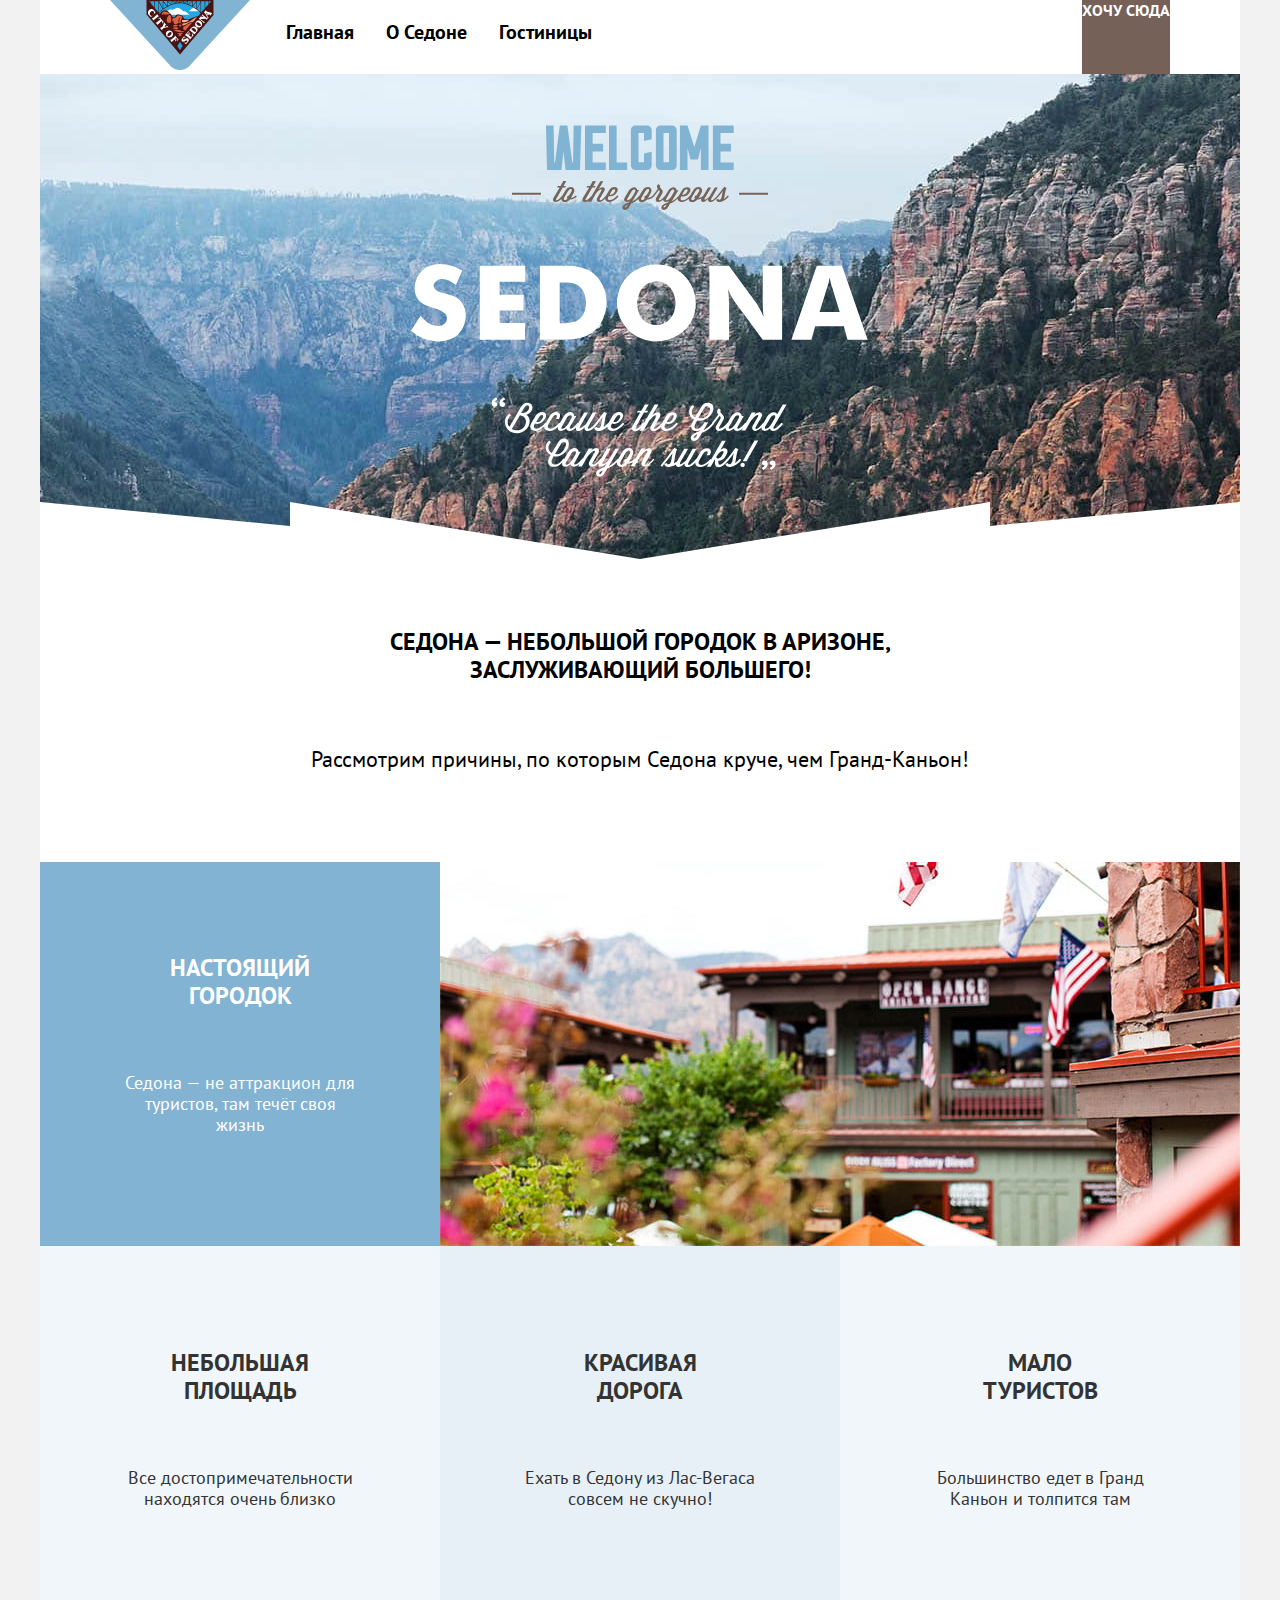
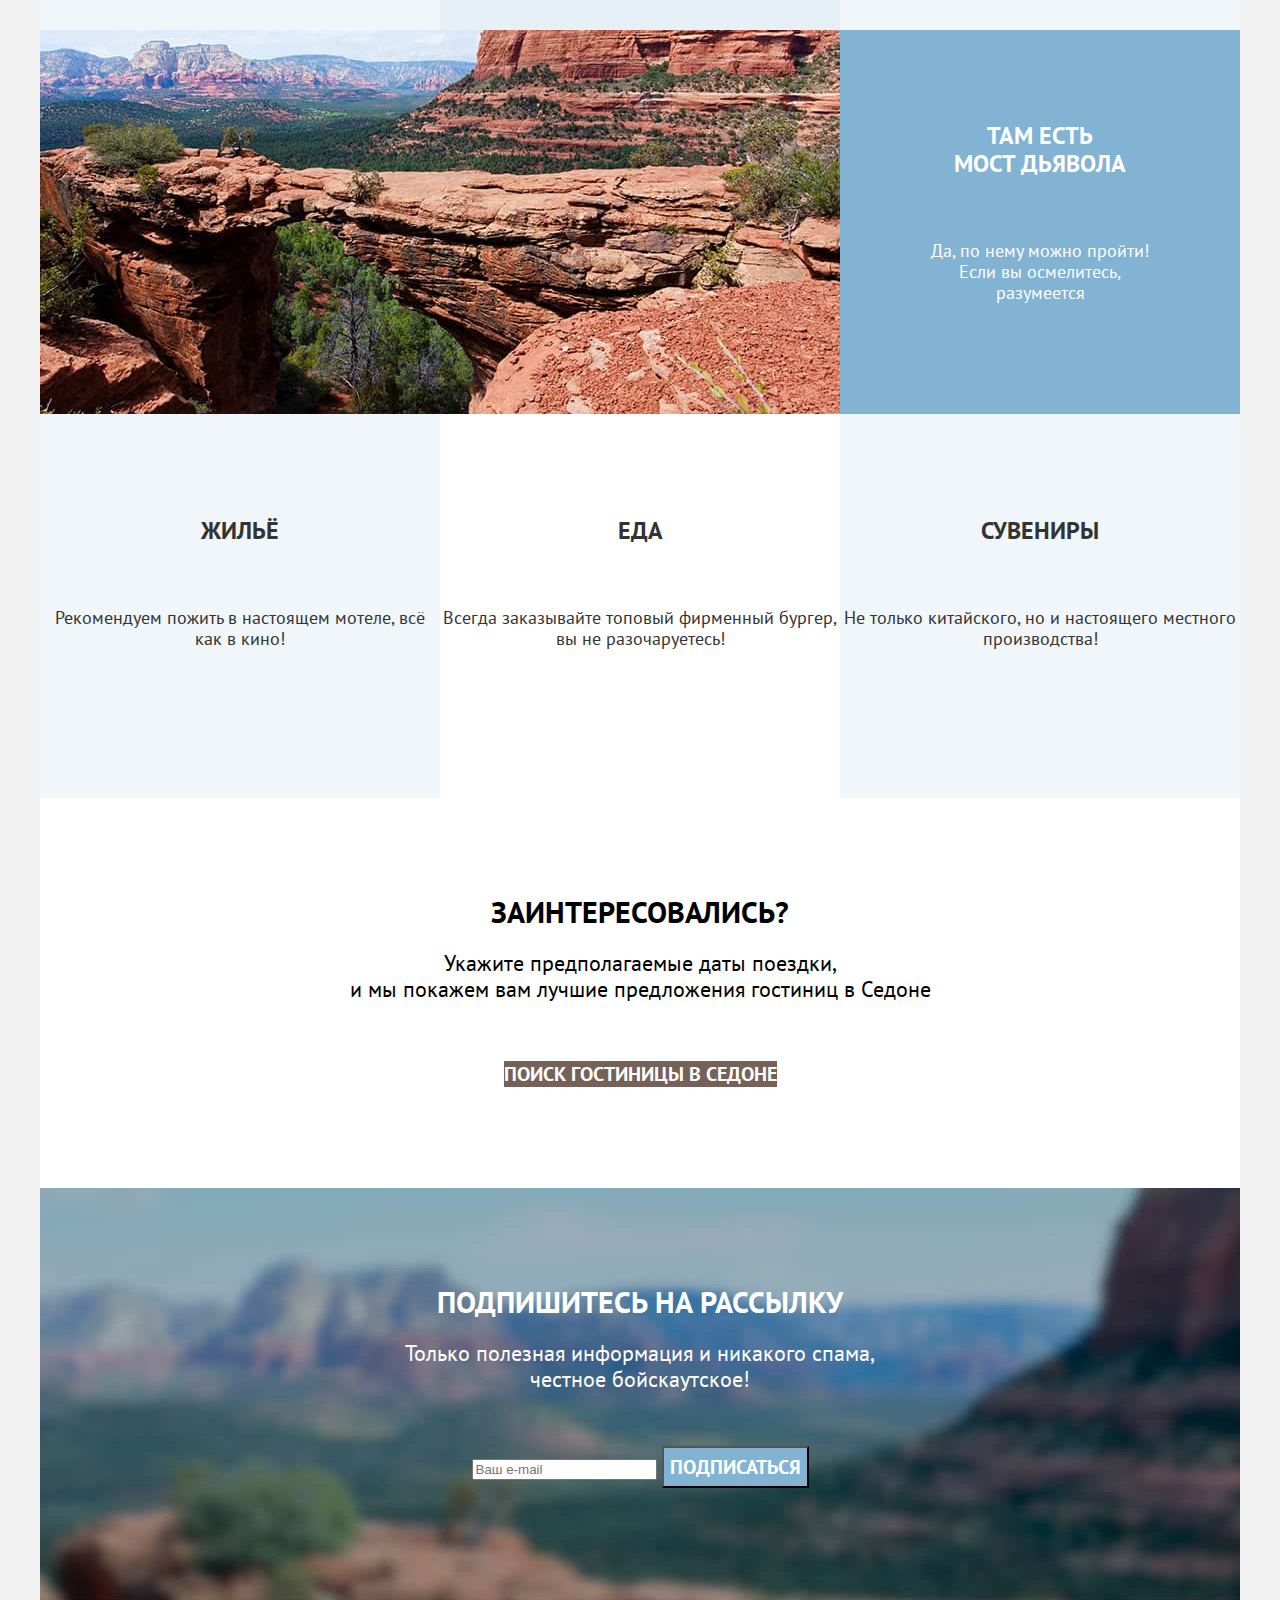
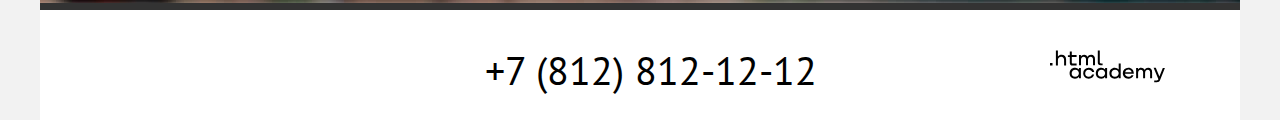
<file: 6/index.html>
<!DOCTYPE html>
<html lang="ru">

  <head>
    <meta charset="utf-8">
    <title>HTML Academy: Седона</title>
    <link rel="stylesheet" href="styles/styles.css">
    <base href="https://htmlacademy-htmlcss.github.io/1876783-sedona-35/6/">
</head>

  <body>
    <div class="page-container">
      <header class="page-header">
        <a class="page-header-link">
          <img class="page-header-logo" src="images/logo/logo-header.svg" width="140" height="70" alt="Логотип Седона.">
        </a>
        <nav class="navigation">
          <ul class="navigation-list">
            <li class="navigation-item">
              <a class="navigation-link navigation-link-current" href="index.html">Главная</a>
            </li>
            <li class="navigation-item">
              <a class="navigation-link" href="about.html">О Седоне</a>
            </li>
            <li class="navigation-item">
              <a class="navigation-link" href="catalog.html">Гостиницы</a>
            </li>
          </ul>
          <ul class="navigation-list navigation-user">
            <li class="navigation-item">
              <a class="navigation-link" href="#">
                <span class="visually-hidden">
                  Поиск.
                </span>
              </a>
            </li>
            <li class="navigation-item">
              <a class="navigation-link" href="#">
                <span class="visually-hidden">
                  Избранное.
                </span>
              </a>
            </li>
          </ul>
        </nav>
        <a class="button navigation-here-link" href="#">Хочу сюда</a>
      </header>
      <main class="main-container main-index">
        <section class="intro">
          <h1 class="visually-hidden">
            Добро пожаловать в великолепную Седону.
          </h1>
          <img class="intro-img" src="images/welcome.svg" width="458" height="352"
            alt="Добро пожаловать в великолепную Седону, потому что Гранд-Каньон хуже.">
        </section>
        <!-- преимущества -->
        <div class="advantages-intro">
        <h2 class="advantages-title">
          Седона — небольшой городок в Аризоне,<br>заслуживающий большего!
        </h2>
        <p class="advantages-text">
          Рассмотрим причины, по которым Седона круче, чем Гранд-Каньон!
        </p>
      </div>
        <ul class="advantages-list">
          <li class="advantages-item">
            <div class="advantage-text">
              <h3 class="advantages-title">
                Настоящий<br>городок
              </h3>
              <p class="advantages-description">
                Седона — не аттракцион для<br>туристов, там течёт своя<br>жизнь
              </p>
            </div>
            <img class="advantages-img" src="images/index-photo-1.jpg" width="800" height="384"
              alt="Домик с балкончиками на фоне гор.">
            <ul class="advantages-elements">
              <li class="advantages-element">
                <h3 class="advantages-title">
                  Небольшая<br>площадь
                </h3>
                <p class="advantages-description">
                  Все достопримечательности<br>находятся очень близко
                </p>
              </li>
              <li class="advantages-element advantages-element-road">
                <h3 class="advantages-title">
                  Красивая<br>дорога
                </h3>
                <p class="advantages-description">
                  Ехать в Седону из Лас-Вегаса<br>совсем не скучно!
                </p>
              </li>
              <li class="advantages-element">
                <h3 class="advantages-title">
                  Мало<br>туристов
                </h3>
                <p class="advantages-description">
                  Большинство едет в Гранд<br>Каньон и толпится там
                </p>
              </li>
            </ul>
          </li>
          <li class="advantages-item">
            <img class="advantages-img" src="images/index-photo-2.jpg" width="800" height="384"
              alt="Узкий мост над обрывом.">
            <div class="advantage-text">
              <h3 class="advantages-title">
                Там есть<br>мост дьявола
              </h3>
              <p class="advantages-description">
                Да, по нему можно пройти!<br>Если вы осмелитесь,<br>разумеется
              </p>
            </div>
            <ul class="advantages-elements">
              <li class="advantages-element">
                <h3 class="advantages-title">
                  Жильё
                </h3>
                <p class="advantages-description">
                  Рекомендуем пожить в настоящем мотеле, всё как в кино!
                </p>
              </li>
              <li class="advantages-element advantages-element-eat">
                <h3 class="advantages-title">
                  Еда
                </h3>
                <p class="advantages-description">
                  Всегда заказывайте топовый фирменный бургер, вы не разочаруетесь!
                </p>
              </li>
              <li class="advantages-element">
                <h3 class="advantages-title">
                  Сувениры
                </h3>
                <p class="advantages-description">
                  Не только китайского, но и настоящего местного производства!
                </p>
              </li>
            </ul>
          </li>
        </ul>
        </section>
        <!-- выбор гостиниц -->
        <section class="search-hotel">
          <h2 class="search-hotel-title">
            Заинтересовались?
          </h2>
          <p class="search-hotel-description">
            Укажите предполагаемые даты поездки,<br>и мы покажем вам лучшие предложения гостиниц в Седоне
          </p>
          <a class="button search-hotel-link" href="catalog.html">ПОИСК ГОСТИНИЦЫ В СЕДОНЕ</a>
        </section>
      </main>
      <footer class="page-footer">
        <section class="footer-subscribe">
          <h2 class="subscribe-title">
            Подпишитесь на рассылку
          </h2>
          <p class="subscribe-description">
            Только полезная информация и никакого спама,<br> честное бойскаутское!
          </p>
          <form class="subscribe-form" action="https://echo.htmlacademy.ru" method="post">
            <p class="subscribe-form-wrapper">
              <label class="visually-hidden" for="subscribe-email">Email.</label>
              <input type="email" name="subscribe-email" id="subscribe-email" placeholder="Ваш e-mail" required>
              <button class="button subscribe-button" type="submit">Подписаться</button>
            </p>
          </form>
        </section>
        <div class="page-footer-container">
          <section class="social">
            <h2 class="visually-hidden">
              Социальные сети.
            </h2>
            <ul class="social-list">
              <li class="social-item">
                <a class="button social-link" href="https://vk.com/htmlacademy">
                  <span class="visually-hidden">Вконтакте.</span>
                </a>
              </li>
              <li class="social-item">
                <a class="button social-link" href="https://t.me/htmlacademy">
                  <span class="visually-hidden">Телеграм.</span>
                </a>
              </li>
              <li class="social-item">
                <a class="button social-link" href="https://www.youtube.com/user/htmlacademyru">
                  <span class="visually-hidden">Ютуб.</span>
                </a>
              </li>
            </ul>
          </section>
          <section class="contacts">
            <h2 class="visually-hidden">
              Контакты.
            </h2>
            <address class="contacts-address">
              <a class="contacts-link" href="tel:88128121212">+7 (812) 812-12-12</a>
            </address>
          </section>
          <section class="copyright">
            <h2 class="visually-hidden">
              Сайт разработчика.
            </h2>
            <a class="copyright-link" href="https://htmlacademy.ru/">
              <img class="copyright-logo" src="images/logo/logo-html-academy.svg" width="115" height="33"
                alt="Логотип HTML Academy.">
            </a>
          </section>
        </div>
      </footer>
    </div>
  </body>

</html>
</file>
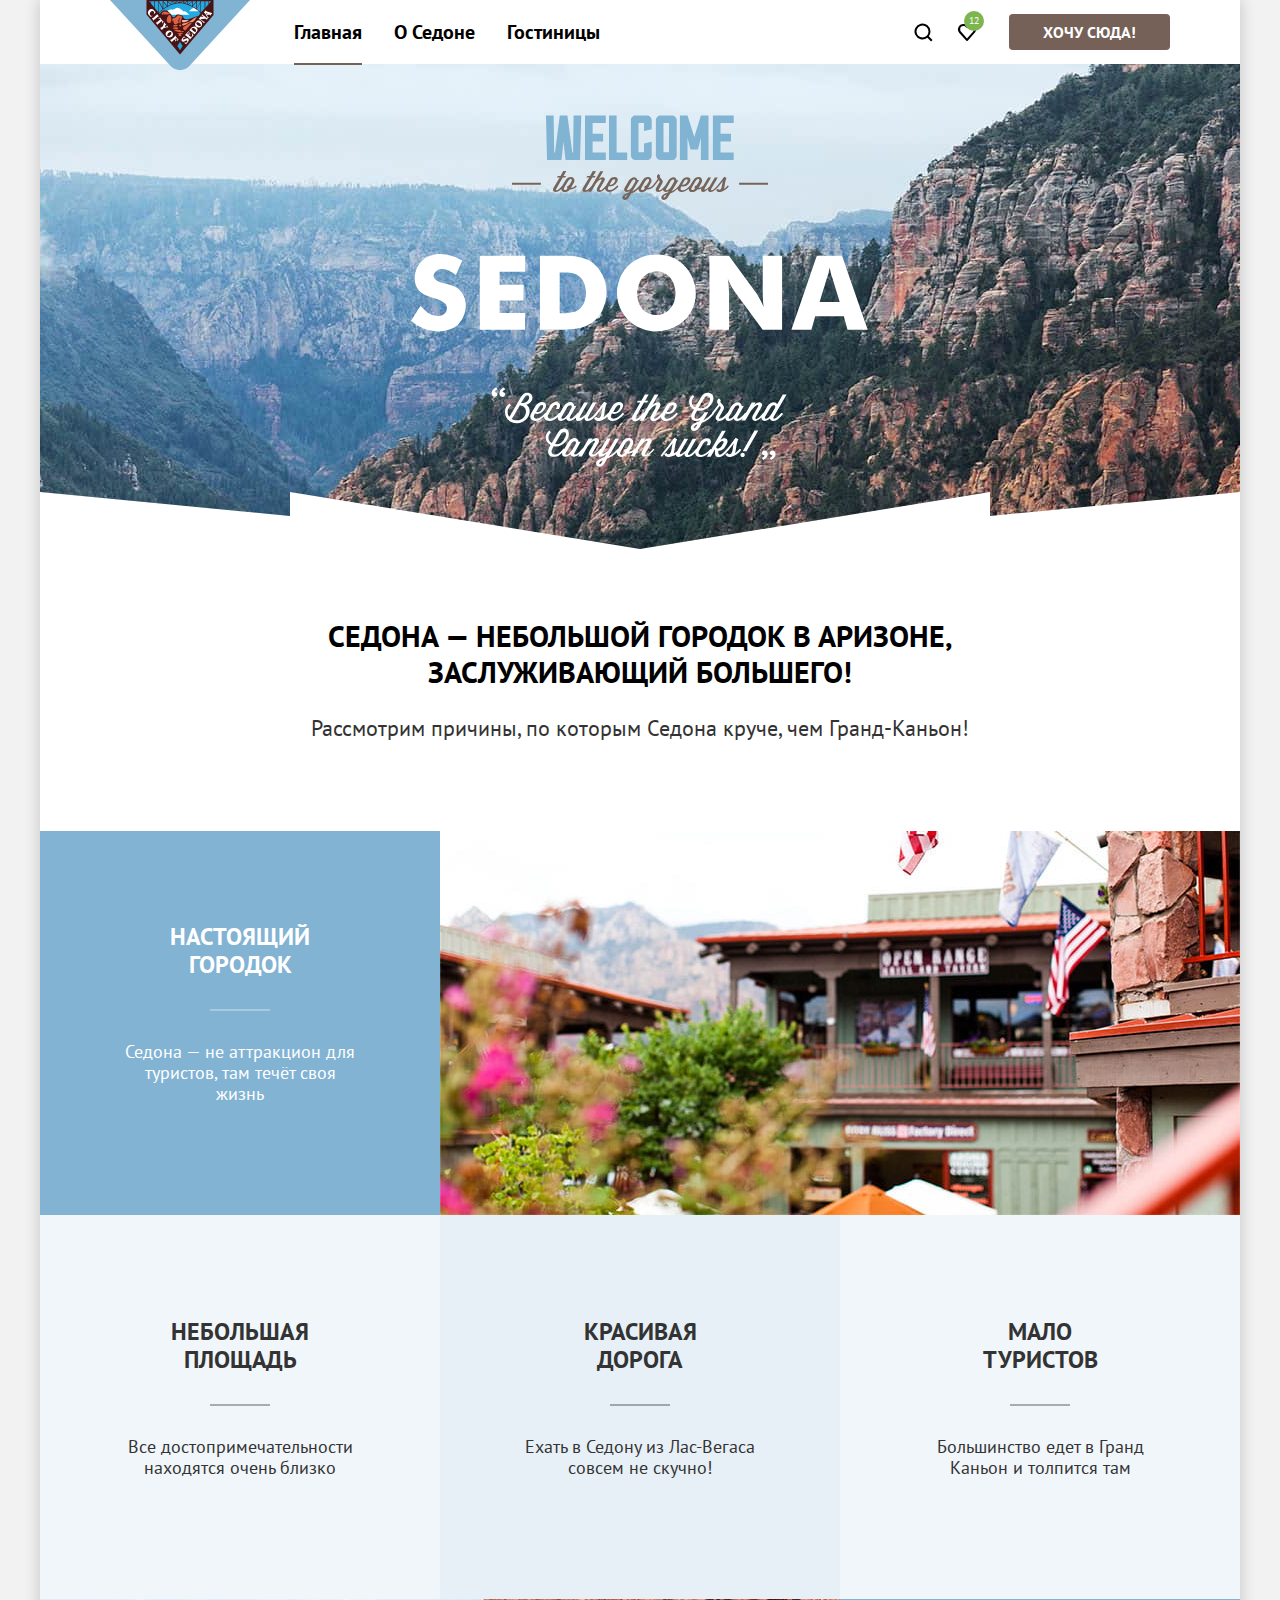
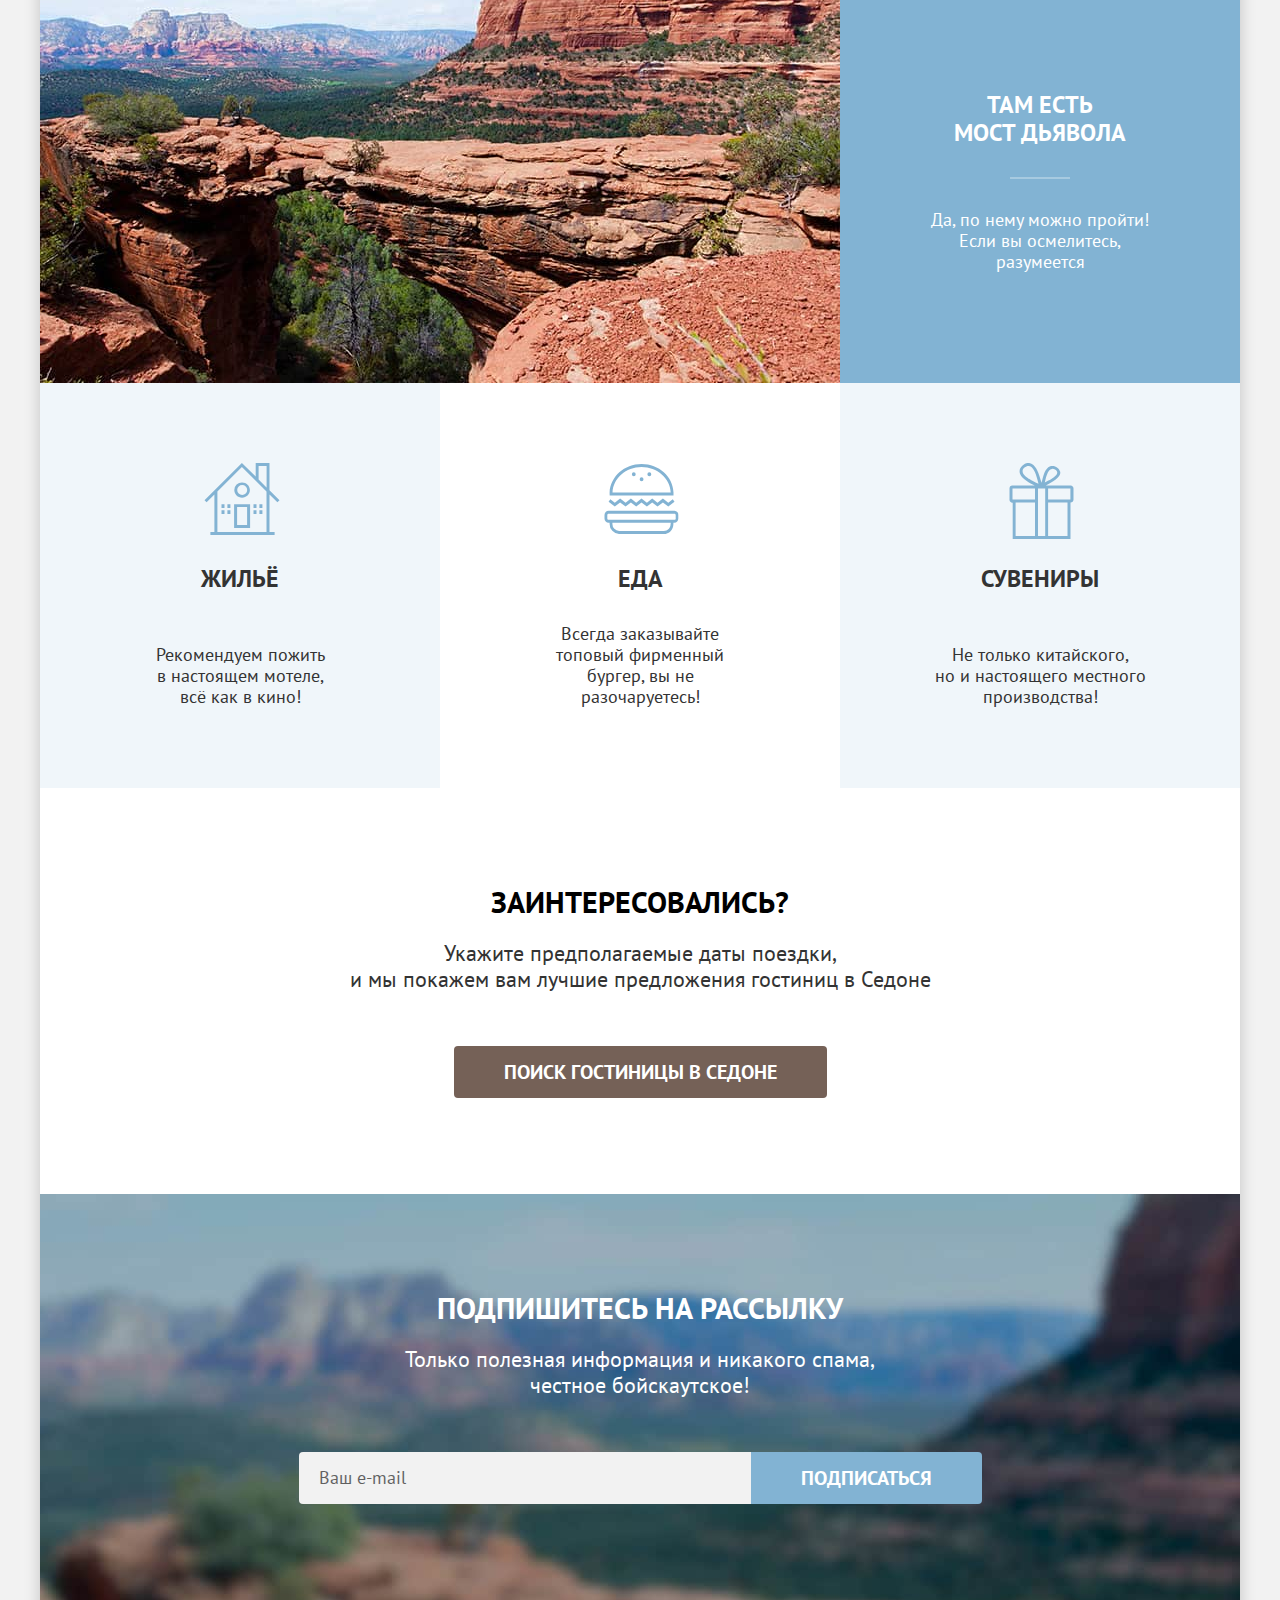
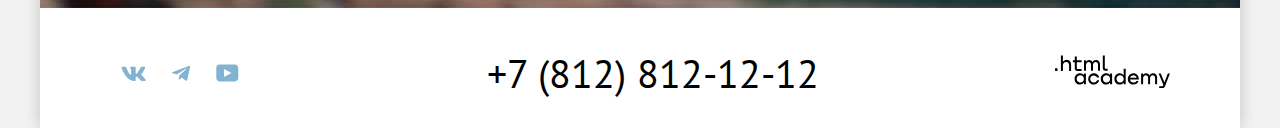
<file: 7/index.html>
<!DOCTYPE html>
<html lang="ru">

  <head>
    <meta charset="utf-8">
    <title>HTML Academy: Седона</title>
    <link rel="stylesheet" href="styles/styles.css">
    <link rel="icon" href="images/favicon.png" type="image/png" sizes="32x32">
    <base href="https://htmlacademy-htmlcss.github.io/1876783-sedona-35/7/">
</head>

  <body>
    <div class="page-container">
      <header class="page-header">
        <a class="page-header-link">
          <img class="page-header-logo" src="images/logo/logo-header.svg" width="140" height="70" alt="Логотип Седона.">
        </a>
        <nav class="navigation">
          <ul class="navigation-list">
            <li class="navigation-item">
              <a class="navigation-link link-current">Главная</a>
            </li>
            <li class="navigation-item">
              <a class="navigation-link" href="#">О Седоне</a>
            </li>
            <li class="navigation-item">
              <a class="navigation-link" href="catalog.html">Гостиницы</a>
            </li>
          </ul>
          <ul class="navigation-list navigation-user">
            <li class="navigation-item">
              <a class="navigation-link" href="#">
                <svg class="navigation-icon" aria-hidden="true" focusable="false" width="20" height="20"
                  viewBox="0 0 20 20" fill="currentColor" xmlns="http://www.w3.org/2000/svg">
                  <path
                    d="m19.5 18-3.7-3.7a8 8 0 0 0 1.7-4.8 8 8 0 1 0-3.1 6.3l3.7 3.7 1.4-1.5Zm-10-2.5a6 6 0 0 1-6-6 6 6 0 0 1 12 0 6 6 0 0 1-6 6Z" />
                </svg>
                <span class="visually-hidden">Поиск.</span>
              </a>
            </li>
            <li class="navigation-item">
              <a class="navigation-link navigation-favoriteы" href="#">
                <svg class="navigation-icon" aria-hidden="true" focusable="false" width="20" height="20"
                  viewBox="0 0 20 20" fill="currentColor" xmlns="http://www.w3.org/2000/svg">
                  <path
                    d="M9.9 19a1 1 0 0 1-.8-.4l-7-7.9A5.4 5.4 0 0 1 6.5 2C7.8 2 9 2.5 10 3.3a5.5 5.5 0 0 1 9 4.1c0 1.3-.5 2.5-1.3 3.4l-7 7.9c-.2.2-.4.3-.8.3Zm-6-9.5 6.1 6.9 6.2-7c.5-.5.7-1.2.7-2 0-1.8-1.5-3.3-3.3-3.3-1 0-2 .5-2.7 1.3-.3.3-.6.4-.9.4-.3 0-.6-.2-.8-.4a3.7 3.7 0 0 0-2.7-1.3 3.3 3.3 0 0 0-3.3 3.3c-.1.9.3 1.6.7 2.1-.1 0-.1 0 0 0Z" />
                </svg>
                <span class="visually-hidden">Избранное.</span>
                <span class="navigation-notification-badge">12</span>
              </a>
            </li>
          </ul>
        </nav>
        <a class="button button-brown navigation-here-link" href="#">Хочу сюда!</a>
      </header>
      <main class="main-container main-index">
        <section class="intro">
          <h1 class="visually-hidden">Добро пожаловать в великолепную Седону.</h1>
          <img class="intro-img" src="images/background/welcome.svg" width="458" height="352"
            alt="Добро пожаловать в великолепную Седону, потому что Гранд-Каньон хуже.">
        </section>

        <div class="advantages-intro">
          <h2 class="advantages-intro-title">Седона — небольшой городок в Аризоне,<br>заслуживающий большего!</h2>
          <p class="advantages-text">Рассмотрим причины, по которым Седона круче, чем Гранд-Каньон!</p>
        </div>
        <ul class="advantages-list">
          <li class="advantages-item">
            <div class="advantage-wrapper">
              <h3 class="advantage-title">Настоящий городок</h3>
              <p class="advantage-description">Седона — не аттракцион для туристов, там течёт своя жизнь</p>
            </div>
            <img class="advantage-image" src="images/index-photo/index-photo-1.jpg" width="800" height="384"
              alt="Домик с балкончиками на фоне гор.">
            <ul class="advantage-elements">
              <li class="advantage-element">
                <h3 class="advantage-title">Небольшая площадь</h3>
                <p class="advantage-description">Все достопримечательности находятся очень близко</p>
              </li>
              <li class="advantage-element">
                <h3 class="advantage-title">Красивая<br>дорога</h3>
                <p class="advantage-description">Ехать в Седону из Лас-Вегаса совсем не скучно!</p>
              </li>
              <li class="advantage-element">
                <h3 class="advantage-title">Мало<br>туристов</h3>
                <p class="advantage-description">Большинство едет в Гранд Каньон и толпится там</p>
              </li>
            </ul>
          </li>
          <li class="advantages-item">
            <img class="advantage-image" src="images/index-photo/index-photo-2.jpg" width="800" height="384"
              alt="Узкий мост над обрывом.">
            <div class="advantage-wrapper">
              <h3 class="advantage-title">Там есть<br>мост дьявола</h3>
              <p class="advantage-description">Да, по нему можно пройти! Если вы осмелитесь, разумеется</p>
            </div>
            <ul class="advantage-elements advantage-elements-with-icons">
              <li class="advantage-element">
                <h3 class="advantage-title advantage-element-house">Жильё</h3>
                <p class="advantage-description">Рекомендуем пожить<br>в настоящем мотеле,<br>всё как в кино!</p>
              </li>
              <li class="advantage-element">
                <h3 class="advantage-title advantage-element-food">Еда</h3>
                <p class="advantage-description">Всегда заказывайте<br>топовый фирменный бургер, вы не разочаруетесь!
                </p>
              </li>
              <li class="advantage-element">
                <h3 class="advantage-title advantage-element-souvenir">Сувениры</h3>
                <p class="advantage-description">Не только китайского,<br>но и настоящего местного производства!</p>
              </li>
            </ul>
          </li>
        </ul>

        <section class="search-hotel">
          <h2 class="search-hotel-title">Заинтересовались?</h2>
          <p class="search-hotel-description">Укажите предполагаемые даты поездки,<br>и мы покажем вам лучшие
            предложения гостиниц в Седоне</p>
          <a class="button button-brown search-hotel-link" href="catalog.html">Поиск гостиницы в Седоне</a>
        </section>
      </main>
      <footer class="page-footer">
        <section class="footer-subscribe">
          <h2 class="subscribe-title">Подпишитесь на рассылку</h2>
          <p class="subscribe-description">Только полезная информация и никакого спама,<br> честное бойскаутское!</p>
          <form class="subscribe-form" action="https://echo.htmlacademy.ru" method="post">
            <p class="subscribe-form-wrapper">
              <label class="visually-hidden" for="subscribe-email">Email.</label>
              <input class="subscribe-field" type="email" name="subscribe-email" id="subscribe-email"
                placeholder="Ваш e-mail" required>
              <button class="button button-blue subscribe-button" type="submit">Подписаться</button>
            </p>
          </form>
        </section>
        <div class="page-footer-container">
          <section class="social">
            <h2 class="visually-hidden">Социальные сети.</h2>
            <ul class="social-list">
              <li class="social-item">
                <a class="social-link" href="https://vk.com/htmlacademy">
                  <svg aria-hidden="true" focusable="false" width="25" height="15" viewBox="0 0 25 15"
                    xmlns="http://www.w3.org/2000/svg">
                    <path fill-rule="evenodd" clip-rule="evenodd"
                      d="M24.1 1.8c.2-.5 0-1-.8-1h-2.6c-.7 0-1 .4-1.1.8 0 0-1.4 3.2-3.3 5.3-.6.6-.9.8-1.2.8-.2 0-.4-.2-.4-.8V1.8c0-.7-.2-1-.8-1h-4c-.5 0-.8.4-.8.6 0 .7 1 .8 1 2.6v3.8c0 .8 0 1-.4 1-.9 0-3-3.3-4.3-7-.3-.7-.5-1-1.2-1H1.6c-.8 0-1 .4-1 .8 0 .7 1 4 4.2 8.5C7 13.2 10 15 12.8 15c1.7 0 1.9-.4 1.9-1v-2.4c0-.7.2-.8.7-.8.4 0 1 .1 2.6 1.6 1.8 1.8 2 2.6 3 2.6h2.7c.7 0 1.1-.4 1-1.1-.3-.8-1.2-1.8-2.3-3-.6-.8-1.5-1.5-1.8-2-.4-.4-.3-.6 0-1 0 0 3.2-4.5 3.5-6Z" />
                  </svg>
                  <span class="visually-hidden">Перейти в Вконтакте.</span>
                </a>
              </li>
              <li class="social-item">
                <a class="social-link" href="https://t.me/htmlacademy">
                  <svg aria-hidden="true" focusable="false" width="18" height="17" viewBox="0 0 18 17"
                    xmlns="http://www.w3.org/2000/svg">
                    <path
                      d="M16.8 1 .8 7c-1 .4-1 1-.2 1.3l4.1 1.3 9.5-6c.5-.3.9-.1.5.2l-7.6 7-.3 4.1c.4 0 .6-.2.8-.4l2-2 4.1 3.1c.8.5 1.3.3 1.5-.7L18 2.2c.3-1-.4-1.6-1.1-1.2Z" />
                  </svg>
                  <span class="visually-hidden">Перейти в Телеграм.</span>
                </a>
              </li>
              <li class="social-item">
                <a class="social-link" href="https://www.youtube.com/user/htmlacademyru">
                  <svg aria-hidden="true" focusable="false" width="23" height="18" viewBox="0 0 23 18"
                    xmlns="http://www.w3.org/2000/svg">
                    <path
                      d="M19 .4H3.4C1.6.4.3 2 .3 3.8v10c0 2 1.3 3.6 3.2 3.6h15.7c1.6 0 3.1-1.6 3.1-3.4V3.8C22.1 2 20.8.4 19 .4ZM8 12.9v-8l7.3 4-7.3 4Z" />
                  </svg>
                  <span class="visually-hidden">Перейти в Ютуб.</span>
                </a>
              </li>
            </ul>
          </section>
          <section class="contacts">
            <h2 class="visually-hidden">Контакты.</h2>
            <address class="contacts-address">
              <a class="contacts-link" href="tel:88128121212">+7 (812) 812-12-12</a>
            </address>
          </section>
          <section class="copyright">
            <h2 class="visually-hidden">Cайт разработчика.</h2>
            <a class="copyright-link" href="https://htmlacademy.ru/">
              <span class="visually-hidden">Перейти на сайт html-academy.</span>
              <svg aria-hidden="true" focusable="false" width="115" height="33" viewBox="0 0 115 33" fill="currentColor"
                xmlns="http://www.w3.org/2000/svg">
                <path
                  d="M0 13.3v2.6h2.5v-2.6H0ZM11.6 4.9c-1.6 0-2.8.7-3.6 1.7h-.1V.4h-2v15.5h2v-5.3C7.9 8.5 9.2 7 11.2 7c1.8 0 2.9 1.4 2.9 3.2v5.7h2V9.8c.1-3-1.8-5-4.5-5ZM26.6 5.2h-4.8V1.5h-2v3.8h-1.9v2h1.9v6c0 1.7 1 2.7 2.7 2.7h4.1v-2h-3.7c-.7 0-1.1-.4-1.1-1.1V7.2h4.8v-2ZM41.1 5c-1.6 0-2.9.8-3.5 2h-.1a3.7 3.7 0 0 0-3.4-2c-1.4 0-2.5.8-3.1 1.8h-.1V5.2H29v10.6h2v-5.4c0-2 1-3.5 2.6-3.5 1.5 0 2.4 1 2.4 2.6v6.3h2v-5.6c0-2.4 1.4-3.3 2.6-3.3 1.5 0 2.4 1 2.4 2.6v6.3h2V9.3c.1-2.5-1.4-4.3-3.9-4.3ZM47.8 13c0 1.8 1 2.8 2.8 2.8h2v-2h-1.7c-.7 0-1.1-.4-1.1-1.1V.4h-2V13ZM28.9 20a4.9 4.9 0 0 0-3.9-1.7c-3.1 0-5.4 2.3-5.4 5.6s2.3 5.6 5.4 5.6c1.8 0 3-.8 3.8-2h.1v1.7h2V18.6h-2V20Zm-3.6 7.5a3.5 3.5 0 0 1-3.6-3.6c0-2 1.4-3.6 3.6-3.6s3.6 1.6 3.6 3.6c0 1.9-1.4 3.6-3.6 3.6ZM44.2 22.4c-.5-2.4-2.6-4.1-5.4-4.1a5.4 5.4 0 0 0-5.6 5.6c0 3 2.2 5.6 5.6 5.6 2.8 0 4.9-1.8 5.4-4.2h-2.1a3.4 3.4 0 0 1-3.3 2.3 3.5 3.5 0 0 1-3.6-3.6c0-2 1.4-3.6 3.6-3.6 1.6 0 2.8 1 3.3 2.2h2.1v-.2ZM55.1 20a4.9 4.9 0 0 0-3.9-1.7c-3.1 0-5.4 2.3-5.4 5.6s2.3 5.6 5.4 5.6c1.8 0 3-.8 3.8-2h.1v1.7h2V18.6h-2V20Zm-3.6 7.5a3.5 3.5 0 0 1-3.6-3.6c0-2 1.4-3.6 3.6-3.6s3.6 1.6 3.6 3.6c0 1.9-1.5 3.6-3.6 3.6ZM68.7 20.2a5 5 0 0 0-3.9-2c-3.1 0-5.4 2.4-5.4 5.7 0 3.3 2.2 5.6 5.4 5.6 1.7 0 3-.8 3.8-1.8h.1v1.5h2V13.8h-2v6.4Zm-3.6 7.3a3.5 3.5 0 0 1-3.6-3.6c0-2 1.4-3.6 3.6-3.6s3.6 1.6 3.6 3.6c-.1 2-1.5 3.6-3.6 3.6ZM78.3 18.3a5.4 5.4 0 0 0-5.5 5.6c0 3 2.1 5.6 5.5 5.6 2.5 0 4.5-1.3 5.2-3.6h-2.1c-.5 1-1.6 1.6-3 1.6-1.9 0-3.3-1.3-3.4-3h8.8c.2-3.5-2-6.2-5.5-6.2Zm0 1.9c1.7 0 3 1 3.3 2.6h-6.5a3.2 3.2 0 0 1 3.2-2.6ZM98.2 18.3a4 4 0 0 0-3.6 2h-.1c-.6-1.2-1.8-2-3.4-2-1.4 0-2.5.7-3.1 1.8v-1.5h-1.9v10.6h2v-5.4c0-2 1-3.4 2.6-3.5 1.5 0 2.4 1 2.4 2.6v6.3h2v-5.6c0-2.4 1.4-3.3 2.6-3.3 1.5 0 2.4 1 2.4 2.6v6.3h2v-6.5c.1-2.6-1.4-4.4-3.9-4.4ZM109.4 27.4l-3.6-9h-2.2l4.8 11.7c-.3.9-.7 1.2-1.7 1.2h-2.5v2h2.5c1.8 0 2.8-.8 3.5-2.6l4.7-12.2h-2.1l-3.4 8.9Z" />
              </svg>
            </a>
          </section>
        </div>
      </footer>

      <!-- Чтобы модальное окно отображалось, необходимо убрать класс modal-container-close -->
      <div class="modal-container modal-container-close">
        <div class="modal modal-search">
          <button class="modal-close-button" type="button">
            <svg class="icon-close" aria-hidden="true" focusable="false" width="21" height="21" viewBox="0 0 21 21"
              fill="currentColor" xmlns="http://www.w3.org/2000/svg">
              <path
                d="m17.5 4.8-1.3-1.3-5.7 5.7-5.7-5.7-1.3 1.3 5.7 5.7-5.7 5.7 1.3 1.3 5.7-5.7 5.7 5.7 1.3-1.3-5.7-5.7 5.7-5.7Z" />
            </svg>
            <span class="visually-hidden">Закрыть</span>
          </button>
          <section class="modal-content">
            <form class="search-form" method="post" action="https://echo.htmlacademy.ru">
              <h2 class="form-title">Поиск гостиницы в Седоне</h2>
              <div class="form-wrap-date">
                <p class="field-group">
                  <label class="form-label" for="arrival-date">Дата заезда:</label>
                  <input class="search-form-field" type="text" id="arrival-date" name="arrival-date"
                    placeholder="Укажите дату" value="27 апреля 2020" required>
                  <button class="date" type="button"><span class="visually-hidden">Календарь.</span></button>
                  <span class="message error-message">Мы не можем отправить вас в прошлое.</span>
                </p>
                <p class="field-group">
                  <label class="form-label" for="departure-date">Дата выезда:</label>
                  <input class="search-form-field" type="text" id="departure-date" name="departure-date"
                    placeholder="Укажите дату" value="1 сентября 2023" required>
                  <button class="date" type="button"><span class="visually-hidden">Календарь.</span></button>
                  <span class="message">На эти даты есть свободные номера. Пока есть.</span>
                </p>
              </div>
              <div class="form-wrap-visitors">
                <p class="field-group">
                  <label class="form-label form-label-adults" for="adults">Взрослые:</label>
                  <button class="button-quantity button-min" type="button">
                    <svg class="icon-minus" aria-hidden="true" focusable="false" width="20" height="20"
                      viewBox="0 0 20 20" fill="currentColor" xmlns="http://www.w3.org/2000/svg">
                      <path d="M3 9v2h14V9H3Z" />
                    </svg>
                    <span class="visually-hidden">Уменьшить количество взрослых.</span>
                  </button>
                  <input class="search-form-field" type="number" id="adults" name="adults"
                    placeholder="Укажите количество" value="2" step="1" required>
                  <button class="button-quantity button-max" type="button">
                    <svg class="icon-plus" aria-hidden="true" focusable="false" width="20" height="20"
                      viewBox="0 0 20 20" fill="currentColor" xmlns="http://www.w3.org/2000/svg">
                      <path d="M17 9h-6V3H9v6H3v2h6v6h2v-6h6V9Z" />
                    </svg>
                    <span class="visually-hidden">Увеличить количество взрослых.</span>
                  </button>
                </p>
                <p class="field-group">
                  <span class="form-label-children">
                    <label class="form-label form-label-children" for="children">Дети:</label>
                    <span class="tooltip">
                      <span class="visually-hidden">Пояснение - возраст детей, которые учитываются при заселении в
                        гостиницу</span>
                      <button class="button button-blue tooltip-toggle" type="button"
                        aria-labelledby="tooltip-label-children">
                        <svg class="tooltip-icon" aria-hidden="true" focusable="false" width="20" height="20"
                          viewBox="0 0 20 20" fill="currentColor" xmlns="http://www.w3.org/2000/svg">
                          <path fill-rule="evenodd" clip-rule="evenodd" d="M9 4h2v2H9V4Zm2 12H9V7h2v9Z" />
                        </svg>
                      </button>
                      <span class="tooltip-text" role="tooltip" id="tooltip-label-children">Укажите количество детей,
                        которые будут с вами, возраст которых от 6 до 18 лет. Дети до 6 лет размещаются
                        бесплатно.</span>
                    </span>
                  </span>
                  <button class="button-quantity button-min" type="button">
                    <svg class="icon-minus" aria-hidden="true" focusable="false" width="20" height="20"
                      viewBox="0 0 20 20" fill="currentColor" xmlns="http://www.w3.org/2000/svg">
                      <path d="M3 9v2h14V9H3Z" />
                    </svg>
                    <span class="visually-hidden">Уменьшить количество детей.</span>
                  </button>
                  <input class="search-form-field" type="number" id="children" name="children"
                    placeholder="Укажите количество" value="2" step="1" required>
                  <button class="button-quantity button-max" type="button">
                    <svg class="icon-plus" aria-hidden="true" focusable="false" width="20" height="20"
                      viewBox="0 0 20 20" fill="currentColor" xmlns="http://www.w3.org/2000/svg">
                      <path d="M17 9h-6V3H9v6H3v2h6v6h2v-6h6V9Z" />
                    </svg>
                    <span class="visually-hidden">Увеличить количество детей.</span>
                  </button>
                </p>
              </div>
              <button class="button-form-search button-blue" type="submit">Найти</button>
            </form>
          </section>
        </div>
      </div>
    </div>
  </body>

</html>
</file>
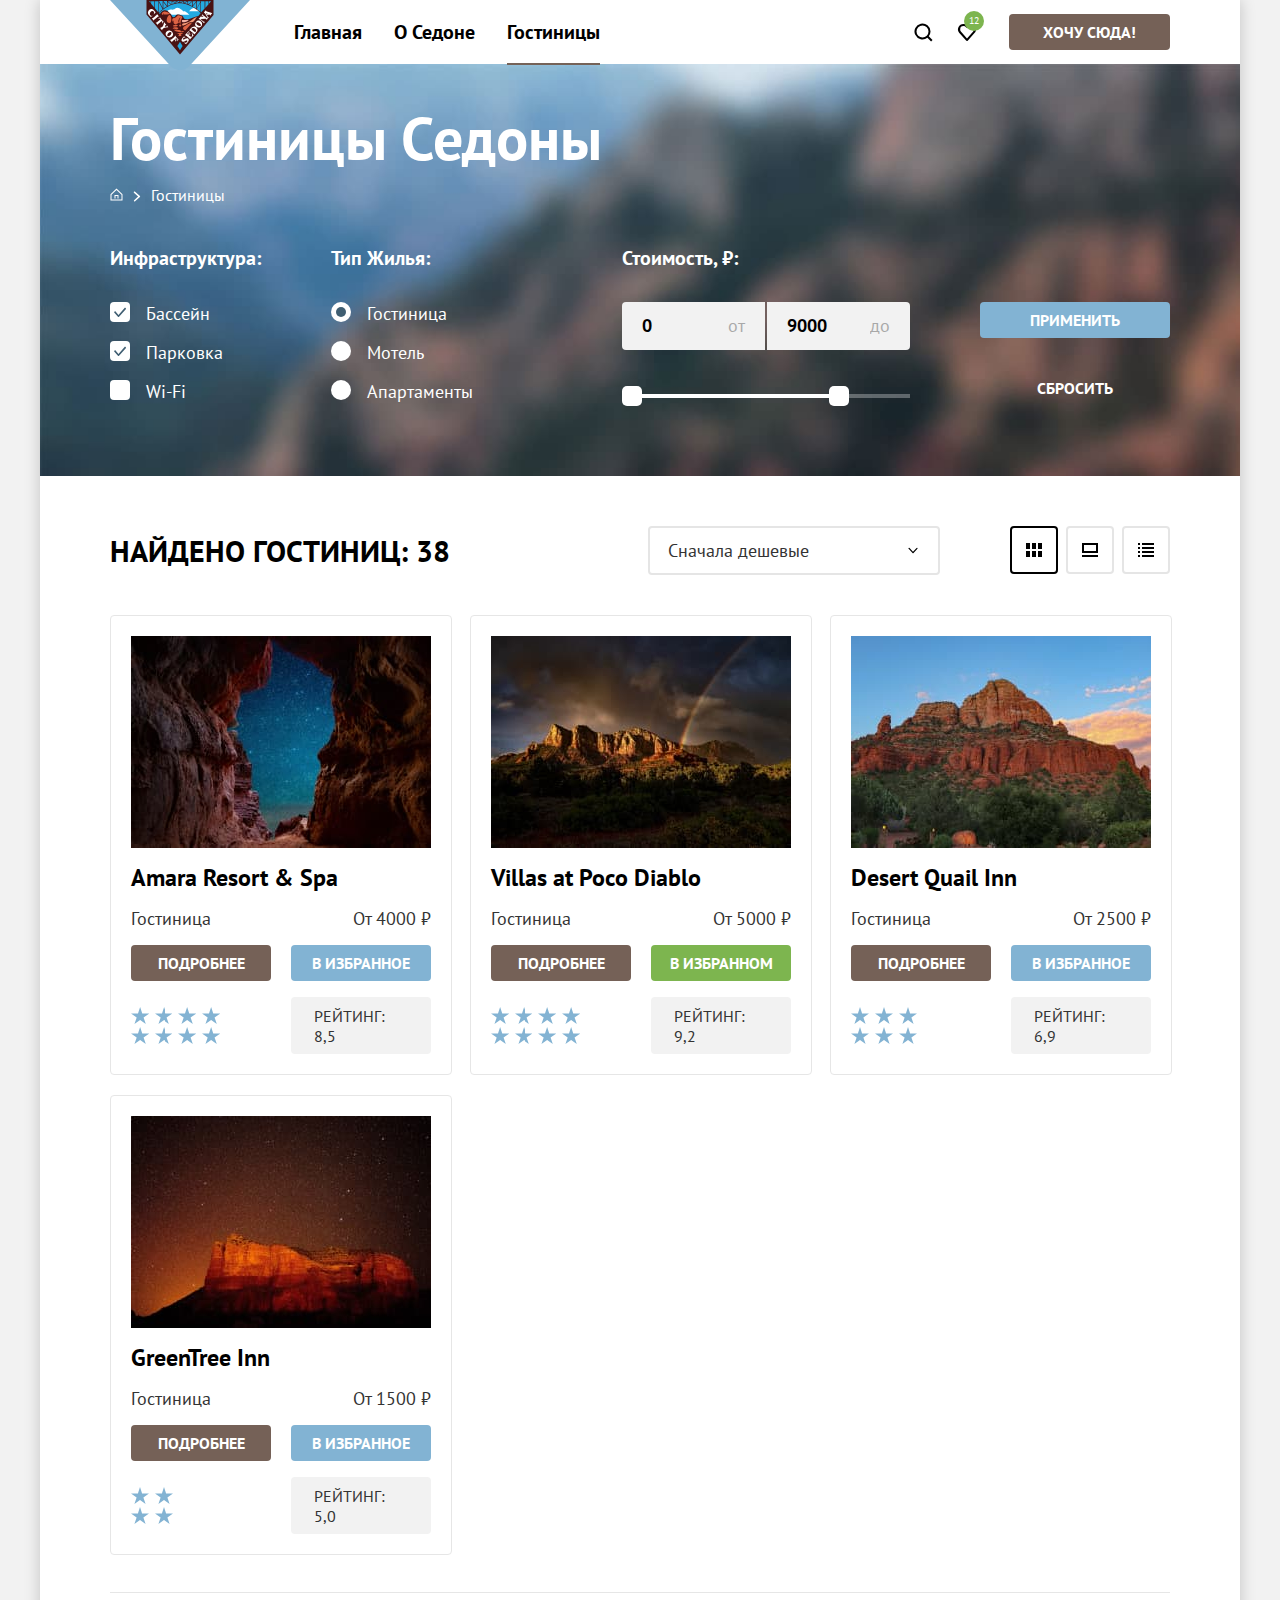
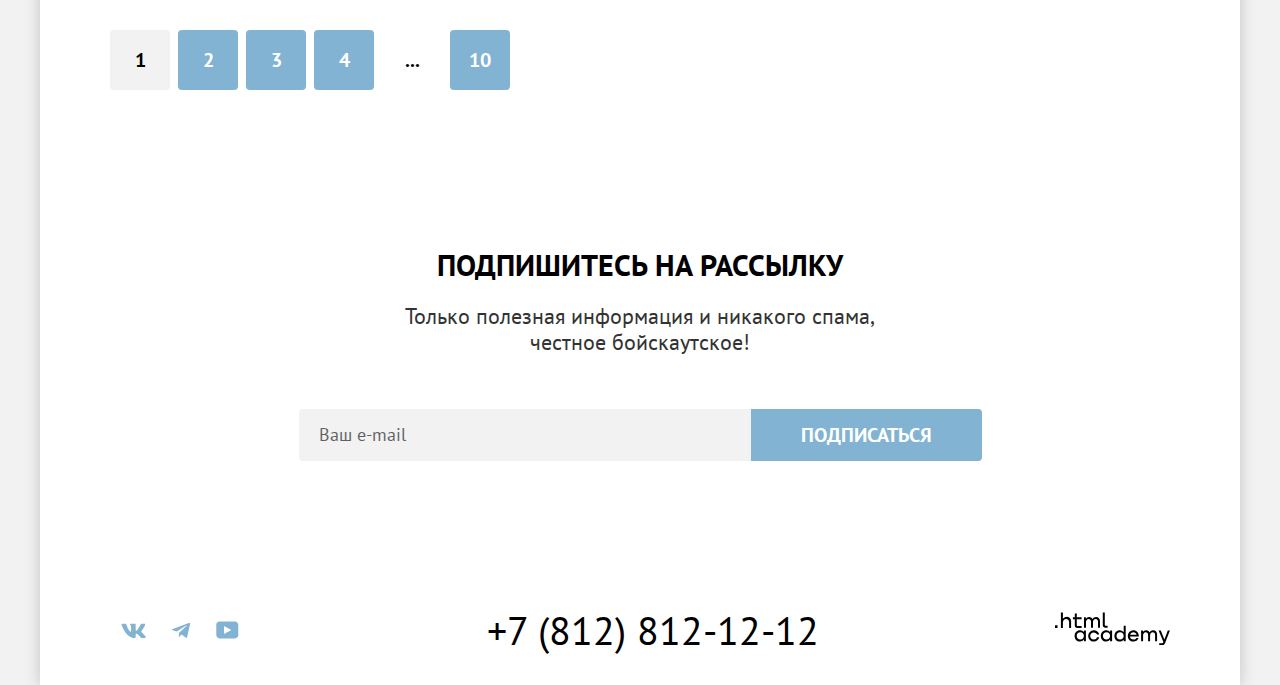
<file: catalog.html>
<!DOCTYPE html>
<html lang="ru">

  <head>
    <meta charset="UTF-8">
    <title>Каталог</title>
    <link rel="stylesheet" href="styles/styles.css">
    <link rel="icon" href="images/favicon.png" type="image/png" sizes="32x32">
  </head>

  <body>
    <div class="page-container">
      <header class="page-header">
        <a class="page-header-link" href="index.html">
          <img class="page-header-logo header-logo-catalog" src="images/logo/logo-header.svg" width="140" height="70"
            alt="Логотип Седона.">
        </a>
        <nav class="navigation">
          <ul class="navigation-list">
            <li class="navigation-item">
              <a class="navigation-link" href="index.html">Главная</a>
            </li>
            <li class="navigation-item">
              <a class="navigation-link" href="#">О Седоне</a>
            </li>
            <li class="navigation-item">
              <a class="navigation-link link-current">Гостиницы</a>
            </li>
          </ul>
          <ul class="navigation-list navigation-user">
            <li class="navigation-item">
              <a class="navigation-link" href="#">
                <svg class="navigation-icon" aria-hidden="true" focusable="false" width="20" height="20"
                  viewBox="0 0 20 20" fill="currentColor" xmlns="http://www.w3.org/2000/svg">
                  <path
                    d="m19.5 18-3.7-3.7a8 8 0 0 0 1.7-4.8 8 8 0 1 0-3.1 6.3l3.7 3.7 1.4-1.5Zm-10-2.5a6 6 0 0 1-6-6 6 6 0 0 1 12 0 6 6 0 0 1-6 6Z" />
                </svg>
                <span class="visually-hidden">Поиск.</span>
              </a>
            </li>
            <li class="navigation-item ">
              <a class="navigation-link navigation-favorite" href="#">
                <svg class="navigation-icon" aria-hidden="true" focusable="false" width="20" height="20"
                  viewBox="0 0 20 20" fill="currentColor" xmlns="http://www.w3.org/2000/svg">
                  <path
                    d="M9.9 19a1 1 0 0 1-.8-.4l-7-7.9A5.4 5.4 0 0 1 6.5 2C7.8 2 9 2.5 10 3.3a5.5 5.5 0 0 1 9 4.1c0 1.3-.5 2.5-1.3 3.4l-7 7.9c-.2.2-.4.3-.8.3Zm-6-9.5 6.1 6.9 6.2-7c.5-.5.7-1.2.7-2 0-1.8-1.5-3.3-3.3-3.3-1 0-2 .5-2.7 1.3-.3.3-.6.4-.9.4-.3 0-.6-.2-.8-.4a3.7 3.7 0 0 0-2.7-1.3 3.3 3.3 0 0 0-3.3 3.3c-.1.9.3 1.6.7 2.1-.1 0-.1 0 0 0Z" />
                </svg>
                <span class="visually-hidden">Избранное.</span>
                <span class="navigation-notification-badge">12</span>
              </a>
            </li>
          </ul>
        </nav>
        <a class="button button-brown navigation-here-link" href="#">Хочу сюда!</a>
      </header>

      <main class="main-container main-inner">
        <header class="inner-header">
          <div class="inner-wrapper">
            <h1 class="inner-header-title">Гостиницы Седоны</h1>
            <ul class="breadcrumbs">
              <li class="breadcrumbs-item">
                <a class="breadcrumbs-link" href="index.html">
                  <span class="visually-hidden">Главная.</span>
                  <svg class="breadcrumbs-icon-home" aria-hidden="true" focusable="false" width="13" height="15"
                    viewBox="0 0 13 15" fill="currentColor" xmlns="http://www.w3.org/2000/svg">
                    <path d="m6.5.5-6 5.8v6.2h12V6.3L6.5.5Zm5 11h-10V6.7l5-4.8 5 4.8v4.8Z" />
                    <path d="M4.5 10.5h1V8h2v2.5h1V7h-4v3.5Z" />
                  </svg>
                </a>
              </li>
              <li class="breadcrumbs-item">
                <a class="breadcrumbs-link">Гостиницы</a>
              </li>
            </ul>
            <section class="catalog">
              <h2 class="visually-hidden">Список жилья с фильтрами.</h2>
              <form class="catalog-filter" action="https://echo.htmlacademy.ru" method="get">
                <fieldset class="catalog-filter-group">
                  <legend class="catalog-filter-title">Инфраструктура:</legend>
                  <ul class="catalog-filter-list">
                    <li class="catalog-filter-item">
                      <label class="control">
                        <input class="visually-hidden control-input" type="checkbox" name="swimming-pool" checked>
                        <span class="control-mark"></span>
                        <span class="control-label">Бассейн</span>
                      </label>
                    </li>
                    <li class="catalog-filter-item">
                      <label class="control">
                        <input class="visually-hidden control-input" type="checkbox" name="parking" checked>
                        <span class="control-mark"></span>
                        <span class="control-label">Парковка</span>
                      </label>
                    </li>
                    <li class="catalog-filter-item">
                      <label class="control">
                        <input class="visually-hidden control-input" type="checkbox" name="wi-fi">
                        <span class="control-mark"></span>
                        <span class="control-label">Wi-Fi</span>
                      </label>
                    </li>
                  </ul>
                </fieldset>
                <fieldset class="catalog-filter-group filter-group-hous">
                  <legend class="catalog-filter-title">Тип жилья:</legend>
                  <ul class="catalog-filter-list">
                    <li class="catalog-filter-item">
                      <label class="control">
                        <input class="visually-hidden control-input" type="radio" name="type-of-hous" value="hotel"
                          checked>
                        <span class="control-mark"></span>
                        <span class="control-label">Гостиница</span>
                      </label>
                    </li>
                    <li class="catalog-filter-item">
                      <label class="control">
                        <input class="visually-hidden control-input" type="radio" name="type-of-hous" value="motel">
                        <span class="control-mark"></span>
                        <span class="control-label">Мотель</span>
                      </label>
                    </li>
                    <li class="catalog-filter-item">
                      <label class="control">
                        <input class="visually-hidden control-input" type="radio" name="type-of-hous"
                          value="apartments">
                        <span class="control-mark"></span>
                        <span class="control-label">Апартаменты</span>
                      </label>
                    </li>
                  </ul>
                </fieldset>
                <fieldset class="catalog-filter-group">
                  <legend class="catalog-filter-title">Стоимость, ₽:</legend>
                  <div class="range">
                    <div class="range-wrapper-inputs">
                      <input class="range-input range-min" id="min-value" type="number" value="0" name="min-price">
                      <label class="range-label range-label-min" for="min-value">от</label>
                      <input class="range-input range-max" id="max-value" type="number" value="9000" name="max-price">
                      <label class="range-label range-label-max" for="max-value">до</label>
                    </div>
                    <div class="range-scale">
                      <div class="range-bar">
                        <button class="range-toggle toggle-min" type="button">
                          <span class="visually-hidden">Указать минимальное значение стоимости.</span>
                        </button>
                        <button class="range-toggle toggle-max" type="button">
                          <span class="visually-hidden">Указать максимальное значение стоимости.</span>
                        </button>
                      </div>
                    </div>
                  </div>
                </fieldset>
                <div class="catalog-filter-button">
                  <button class="button button-blue catalog-filter-submit-button" type="submit">Применить</button>
                  <button class="button button-transparent catalog-filter-reset-button" type="reset">Сбросить</button>
                </div>
              </form>
            </section>
          </div>
        </header>

        <div class="cards-search">
          <p class="catalog-search">Найдено гостиниц: 38</p>
          <div class="catalog-sort-container">
            <select class="catalog-sort" aria-label="Сортировка">
              <option value="cheap">Сначала дешевые</option>
              <option value="popular">Сначала популярные</option>
              <option value="expensive">Сначала дорогие</option>
            </select>
            <ul class="card-toggle-list">
              <li class="card-toggle-item">
                <a class="card-grid-toggle card-grid-toggle-current" href="#">
                  <svg aria-hidden="true" focusable="false" width="16" height="14" viewBox="0 0 16 14"
                    xmlns="http://www.w3.org/2000/svg">
                    <g clip-path="url(#a)" fill="#000">
                      <path d="M4 0H0v6h4V0ZM16 0h-4v6h4V0ZM10 0H6v6h4V0ZM4 8H0v6h4V8ZM16 8h-4v6h4V8ZM10 8H6v6h4V8Z" />
                    </g>
                  </svg>
                  <span class="visually-hidden">Показать карточки.</span>
                </a>
              </li>
              <li class="card-toggle-item">
                <a class="card-grid-toggle" href="#">
                  <svg aria-hidden="true" focusable="false" width="16" height="14" viewBox="0 0 16 14"
                    xmlns="http://www.w3.org/2000/svg">
                    <g clip-path="url(#a)" fill="#000">
                      <path d="M16 12H0v2h16v-2ZM14 2v6H2V2h12Zm2-2H0v10h16V0Z" />
                    </g>
                  </svg>
                  <span class="visually-hidden">Показать изображение.</span>
                </a>
              </li>
              <li class="card-toggle-item">
                <a class="card-grid-toggle" href="#">
                  <svg aria-hidden="true" focusable="false" width="16" height="14" viewBox="0 0 16 14"
                    xmlns="http://www.w3.org/2000/svg">
                    <g clip-path="url(#a)" fill="#000">
                      <path
                        d="M2 0H0v2h2V0ZM16 0H4v2h12V0ZM2 4H0v2h2V4ZM16 4H4v2h12V4ZM2 8H0v2h2V8ZM16 8H4v2h12V8ZM2 12H0v2h2v-2ZM16 12H4v2h12v-2Z" />
                    </g>
                  </svg>
                  <span class="visually-hidden">Показать список.</span>
                </a>
              </li>
            </ul>
          </div>
        </div>

        <ul class="cards-list">
          <li class="card-item">
            <a class="card-link" href="#">
              <img class="card-img" src="images/catalog-photo/catalog-1.jpg" width="300" height="212"
                alt="Панорама на звездное небо.">
            </a>
            <a class="card-link" href="#">
              <h3 class="card-title">Amara Resort & Spa</h3>
            </a>
            <p class="card-type">Гостиница</p>
            <p class="card-price">От 4000 ₽</p>
            <a class="button button-brown card-bottom-link" href="#">Подробнее</a>
            <button class="button button-blue button-add-to-favorites" type="button">В избранное</button>
            <p class="card-rating-star card-four-star">
              <span class="visually-hidden">4 звезды.</span>
            </p>
            <p class="card-rating">Рейтинг: 8,5</p>
          </li>
          <li class="card-item">
            <a class="card-link" href="#">
              <img class="card-img" src="images/catalog-photo/catalog-2.jpg" width="300" height="212"
                alt="Радуга над городом.">
            </a>
            <a class="card-link" href="#">
              <h3 class="card-title">Villas at Poco Diablo</h3>
            </a>
            <p class="card-type">Гостиница</p>
            <p class="card-price">От 5000 ₽</p>
            <a class="button button-brown card-bottom-link" href="#">Подробнее</a>
            <button class="button button-green button-favorites" type="button">В избранном</button>
            <p class="card-rating-star card-four-star">
              <span class="visually-hidden">4 звезды.</span>
            </p>
            <p class="card-rating">Рейтинг: 9,2</p>
          </li>
          <li class="card-item">
            <a class="card-link" href="#">
              <img class="card-img" src="images/catalog-photo/catalog-3.jpg" width="300" height="212"
                alt="Каньон в ясную погоду.">
            </a>
            <a class="card-link" href="#">
              <h3 class="card-title">Desert Quail Inn</h3>
            </a>
            <p class="card-type">Гостиница</p>
            <p class="card-price">От 2500 ₽</p>
            <a class="button button-brown card-bottom-link" href="#">Подробнее</a>
            <button class="button button-blue button-add-to-favorites" type="button">В избранное</button>
            <p class="card-rating-star card-three-star">
              <span class="visually-hidden">3 звезды.</span>
            </p>
            <p class="card-rating">Рейтинг: 6,9</p>
          </li>
          <li class="card-item">
            <a class="card-link" href="#">
              <img class="card-img" src="images/catalog-photo/catalog-4.jpg" width="300" height="212"
                alt="Млечный путь над красной скалой.">
            </a>
            <a class="card-link" href="#">
              <h3 class="card-title">GreenTree Inn</h3>
            </a>
            <p class="card-type">Гостиница</p>
            <p class="card-price">От 1500 ₽</p>
            <a class="button button-brown card-bottom-link" href="#">Подробнее</a>
            <button class="button button-blue button-add-to-favorites" type="button">В избранное</button>
            <p class="card-rating-star card-two-star">
              <span class="visually-hidden">2 звезды.</span>
            </p>
            <p class="card-rating">Рейтинг: 5,0</p>
          </li>
        </ul>

        <ul class="pagination">
          <li class="pagination-item">
            <a class="pagination-link pagination-link-current">1</a>
          </li>
          <li class="pagination-item">
            <a class="pagination-link" href="#">2</a>
          </li>
          <li class="pagination-item">
            <a class="pagination-link" href="#">3</a>
          </li>
          <li class="pagination-item">
            <a class="pagination-link" href="#">4</a>
          </li>
          <li class="pagination-item">
            <a class="pagination-link pagination-link-points" href="#">...</a>
          </li>
          <li class="pagination-item">
            <a class="pagination-link" href="#">10</a>
          </li>
        </ul>
      </main>

      <footer class="page-footer">
        <section class="footer-subscribe footer-subscribe-catalog">
          <h2 class="subscribe-title">Подпишитесь на рассылку</h2>
          <p class="subscribe-description">Только полезная информация и никакого спама,<br> честное бойскаутское!</p>
          <form class="subscribe-form" action="https://echo.htmlacademy.ru" method="post">
            <p class="subscribe-form-wrapper">
              <label class="visually-hidden" for="subscribe-email">Email.</label>
              <input class="subscribe-field" type="email" name="subscribe-email" id="subscribe-email"
                placeholder="Ваш e-mail" required>
              <button class="button subscribe-button" type="submit">Подписаться</button>
            </p>
          </form>
        </section>
        <div class="page-footer-container">
          <section class="social">
            <h2 class="visually-hidden">Социальные сети.</h2>
            <ul class="social-list">
              <li class="social-item">
                <a class="social-link" href="https://vk.com/htmlacademy">
                  <svg aria-hidden="true" focusable="false" width="25" height="15" viewBox="0 0 25 15"
                    xmlns="http://www.w3.org/2000/svg">
                    <path fill-rule="evenodd" clip-rule="evenodd"
                      d="M24.1 1.8c.2-.5 0-1-.8-1h-2.6c-.7 0-1 .4-1.1.8 0 0-1.4 3.2-3.3 5.3-.6.6-.9.8-1.2.8-.2 0-.4-.2-.4-.8V1.8c0-.7-.2-1-.8-1h-4c-.5 0-.8.4-.8.6 0 .7 1 .8 1 2.6v3.8c0 .8 0 1-.4 1-.9 0-3-3.3-4.3-7-.3-.7-.5-1-1.2-1H1.6c-.8 0-1 .4-1 .8 0 .7 1 4 4.2 8.5C7 13.2 10 15 12.8 15c1.7 0 1.9-.4 1.9-1v-2.4c0-.7.2-.8.7-.8.4 0 1 .1 2.6 1.6 1.8 1.8 2 2.6 3 2.6h2.7c.7 0 1.1-.4 1-1.1-.3-.8-1.2-1.8-2.3-3-.6-.8-1.5-1.5-1.8-2-.4-.4-.3-.6 0-1 0 0 3.2-4.5 3.5-6Z" />
                  </svg>
                  <span class="visually-hidden">Перейти в Вконтакте.</span>
                </a>
              </li>
              <li class="social-item">
                <a class="social-link" href="https://t.me/htmlacademy">
                  <svg aria-hidden="true" focusable="false" width="18" height="17" viewBox="0 0 18 17"
                    xmlns="http://www.w3.org/2000/svg">
                    <path
                      d="M16.8 1 .8 7c-1 .4-1 1-.2 1.3l4.1 1.3 9.5-6c.5-.3.9-.1.5.2l-7.6 7-.3 4.1c.4 0 .6-.2.8-.4l2-2 4.1 3.1c.8.5 1.3.3 1.5-.7L18 2.2c.3-1-.4-1.6-1.1-1.2Z" />
                  </svg>
                  <span class="visually-hidden">Перейти в Телеграм.</span>
                </a>
              </li>
              <li class="social-item">
                <a class="social-link" href="https://www.youtube.com/user/htmlacademyru">
                  <svg aria-hidden="true" focusable="false" width="23" height="18" viewBox="0 0 23 18"
                    xmlns="http://www.w3.org/2000/svg">
                    <path
                      d="M19 .4H3.4C1.6.4.3 2 .3 3.8v10c0 2 1.3 3.6 3.2 3.6h15.7c1.6 0 3.1-1.6 3.1-3.4V3.8C22.1 2 20.8.4 19 .4ZM8 12.9v-8l7.3 4-7.3 4Z" />
                  </svg>
                  <span class="visually-hidden">Перейти в Ютуб.</span>
                </a>
              </li>
            </ul>
          </section>
          <section class="contacts">
            <h2 class="visually-hidden">Контакты.</h2>
            <address class="contacts-address">
              <a class="contacts-link" href="tel:88128121212">+7 (812) 812-12-12</a>
            </address>
          </section>
          <section class="copyright">
            <h2 class="visually-hidden">Сайт разработчика.</h2>
            <a class="copyright-link" href="https://htmlacademy.ru/">
              <span class="visually-hidden">Перейти на сайт html-academy.</span>
              <svg aria-hidden="true" focusable="false" width="115" height="33" viewBox="0 0 115 33" fill="currentColor"
                xmlns="http://www.w3.org/2000/svg">
                <path
                  d="M0 13.3v2.6h2.5v-2.6H0ZM11.6 4.9c-1.6 0-2.8.7-3.6 1.7h-.1V.4h-2v15.5h2v-5.3C7.9 8.5 9.2 7 11.2 7c1.8 0 2.9 1.4 2.9 3.2v5.7h2V9.8c.1-3-1.8-5-4.5-5ZM26.6 5.2h-4.8V1.5h-2v3.8h-1.9v2h1.9v6c0 1.7 1 2.7 2.7 2.7h4.1v-2h-3.7c-.7 0-1.1-.4-1.1-1.1V7.2h4.8v-2ZM41.1 5c-1.6 0-2.9.8-3.5 2h-.1a3.7 3.7 0 0 0-3.4-2c-1.4 0-2.5.8-3.1 1.8h-.1V5.2H29v10.6h2v-5.4c0-2 1-3.5 2.6-3.5 1.5 0 2.4 1 2.4 2.6v6.3h2v-5.6c0-2.4 1.4-3.3 2.6-3.3 1.5 0 2.4 1 2.4 2.6v6.3h2V9.3c.1-2.5-1.4-4.3-3.9-4.3ZM47.8 13c0 1.8 1 2.8 2.8 2.8h2v-2h-1.7c-.7 0-1.1-.4-1.1-1.1V.4h-2V13ZM28.9 20a4.9 4.9 0 0 0-3.9-1.7c-3.1 0-5.4 2.3-5.4 5.6s2.3 5.6 5.4 5.6c1.8 0 3-.8 3.8-2h.1v1.7h2V18.6h-2V20Zm-3.6 7.5a3.5 3.5 0 0 1-3.6-3.6c0-2 1.4-3.6 3.6-3.6s3.6 1.6 3.6 3.6c0 1.9-1.4 3.6-3.6 3.6ZM44.2 22.4c-.5-2.4-2.6-4.1-5.4-4.1a5.4 5.4 0 0 0-5.6 5.6c0 3 2.2 5.6 5.6 5.6 2.8 0 4.9-1.8 5.4-4.2h-2.1a3.4 3.4 0 0 1-3.3 2.3 3.5 3.5 0 0 1-3.6-3.6c0-2 1.4-3.6 3.6-3.6 1.6 0 2.8 1 3.3 2.2h2.1v-.2ZM55.1 20a4.9 4.9 0 0 0-3.9-1.7c-3.1 0-5.4 2.3-5.4 5.6s2.3 5.6 5.4 5.6c1.8 0 3-.8 3.8-2h.1v1.7h2V18.6h-2V20Zm-3.6 7.5a3.5 3.5 0 0 1-3.6-3.6c0-2 1.4-3.6 3.6-3.6s3.6 1.6 3.6 3.6c0 1.9-1.5 3.6-3.6 3.6ZM68.7 20.2a5 5 0 0 0-3.9-2c-3.1 0-5.4 2.4-5.4 5.7 0 3.3 2.2 5.6 5.4 5.6 1.7 0 3-.8 3.8-1.8h.1v1.5h2V13.8h-2v6.4Zm-3.6 7.3a3.5 3.5 0 0 1-3.6-3.6c0-2 1.4-3.6 3.6-3.6s3.6 1.6 3.6 3.6c-.1 2-1.5 3.6-3.6 3.6ZM78.3 18.3a5.4 5.4 0 0 0-5.5 5.6c0 3 2.1 5.6 5.5 5.6 2.5 0 4.5-1.3 5.2-3.6h-2.1c-.5 1-1.6 1.6-3 1.6-1.9 0-3.3-1.3-3.4-3h8.8c.2-3.5-2-6.2-5.5-6.2Zm0 1.9c1.7 0 3 1 3.3 2.6h-6.5a3.2 3.2 0 0 1 3.2-2.6ZM98.2 18.3a4 4 0 0 0-3.6 2h-.1c-.6-1.2-1.8-2-3.4-2-1.4 0-2.5.7-3.1 1.8v-1.5h-1.9v10.6h2v-5.4c0-2 1-3.4 2.6-3.5 1.5 0 2.4 1 2.4 2.6v6.3h2v-5.6c0-2.4 1.4-3.3 2.6-3.3 1.5 0 2.4 1 2.4 2.6v6.3h2v-6.5c.1-2.6-1.4-4.4-3.9-4.4ZM109.4 27.4l-3.6-9h-2.2l4.8 11.7c-.3.9-.7 1.2-1.7 1.2h-2.5v2h2.5c1.8 0 2.8-.8 3.5-2.6l4.7-12.2h-2.1l-3.4 8.9Z" />
              </svg>
            </a>
          </section>
        </div>
      </footer>
    </div>
  </body>

</html>
</file>
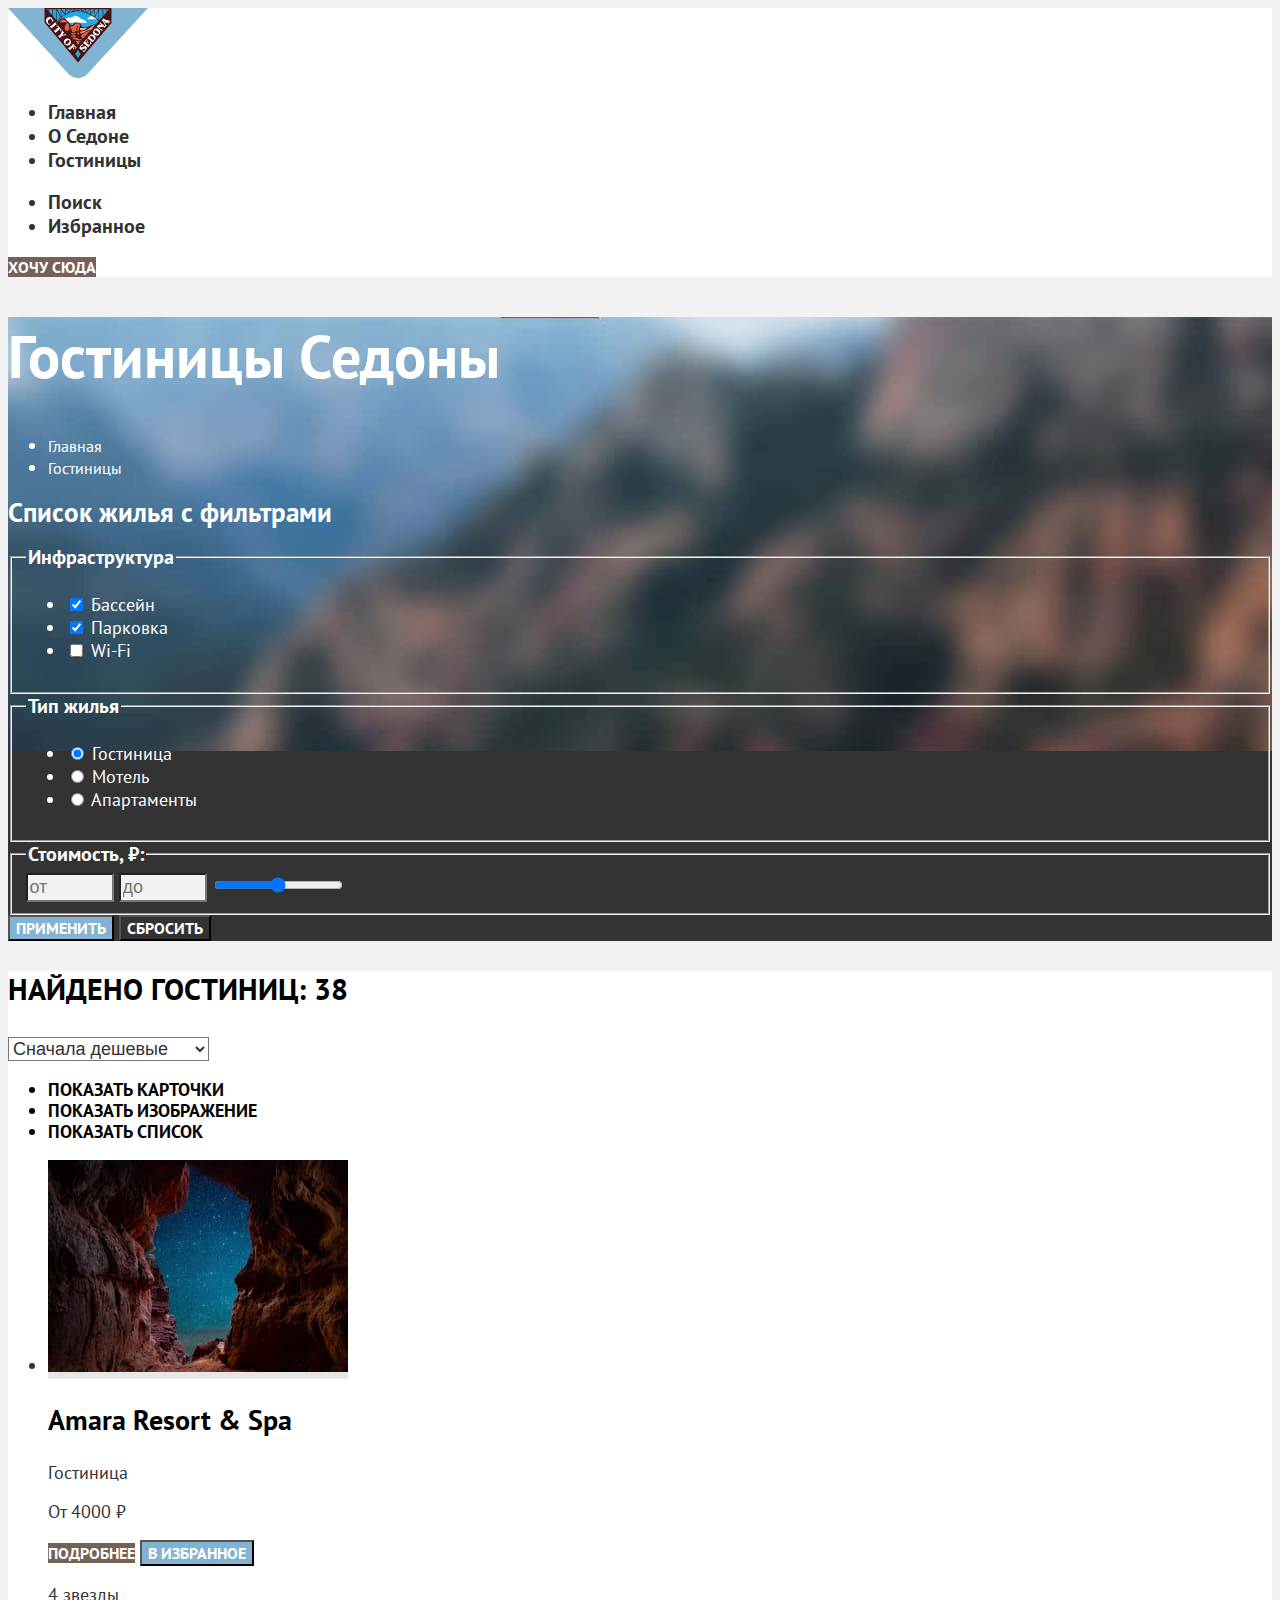
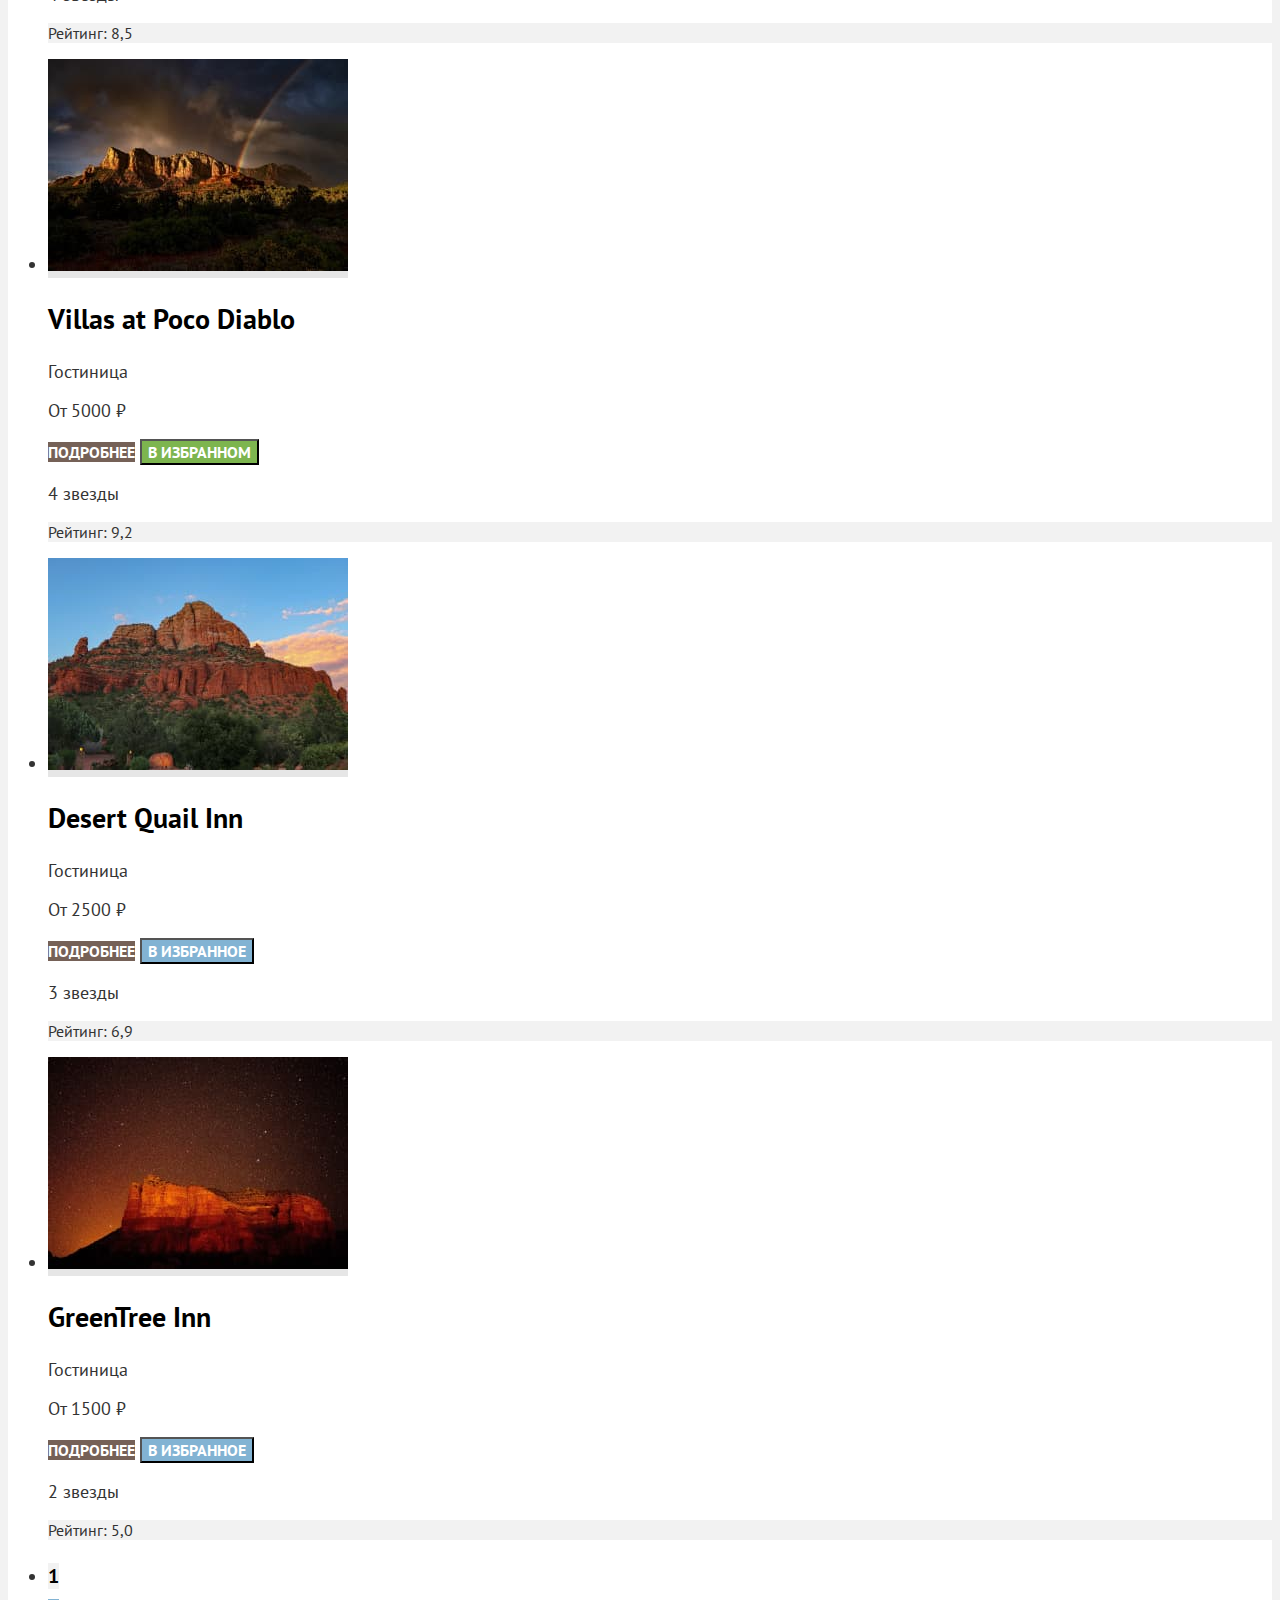
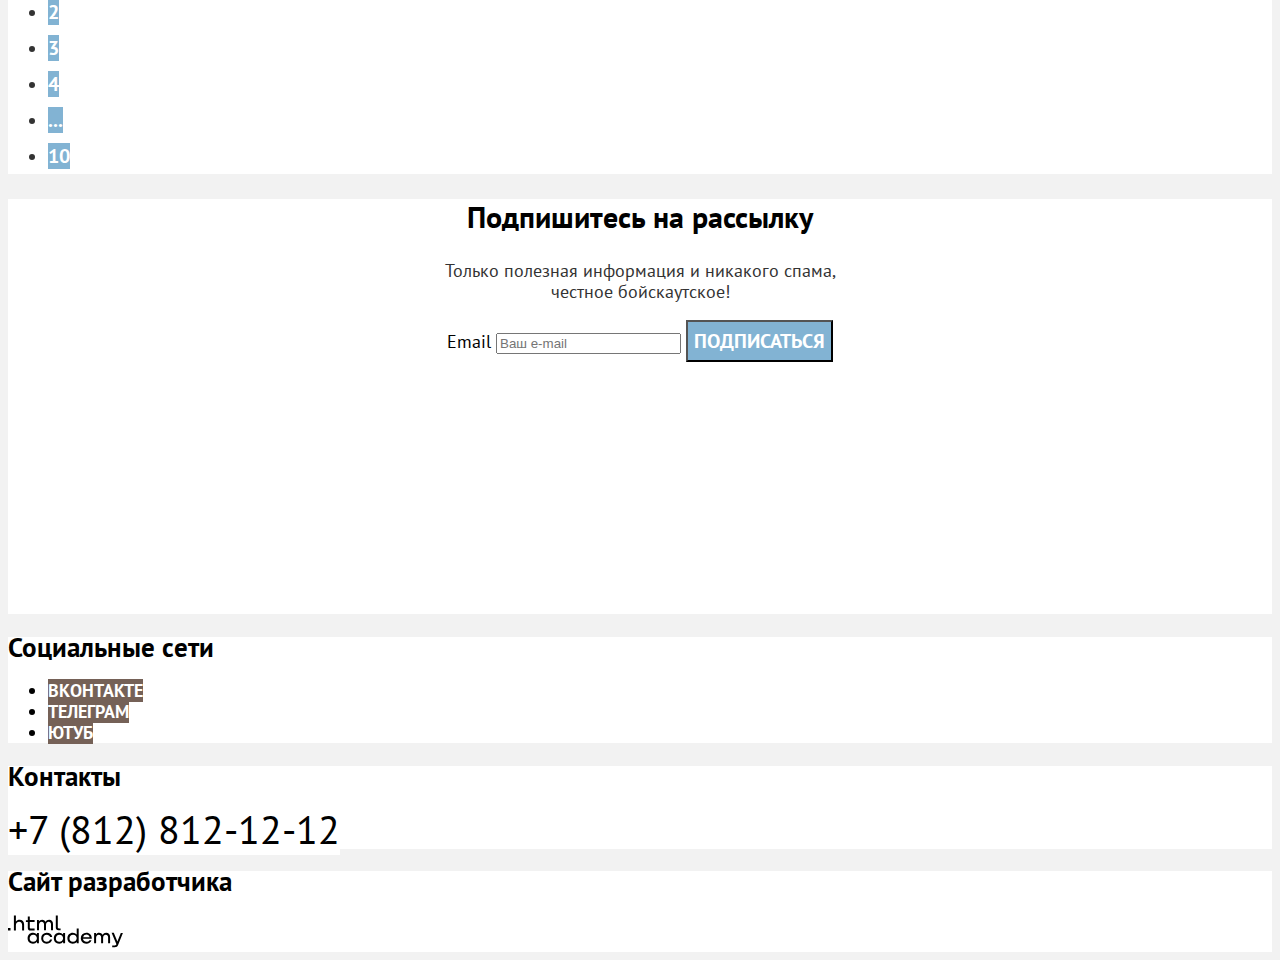
<file: 4/catalog.html>
<!DOCTYPE html>
<html lang="ru">

  <head>
    <meta charset="UTF-8">
    <title>Каталог</title>
    <link rel="stylesheet" href="styles/styles.css">
    <base href="https://htmlacademy-htmlcss.github.io/1876783-sedona-35/4/">
</head>

  <body>
    <header class="page-header">
      <a class="page-header-link">
        <img class="page-header-logo" src="images/logo/logo-header.svg" width="140" height="70" alt="Логотип Седона">
      </a>
      <nav class="navigation">
        <ul class="navigation-list">
          <li class="navigation-item">
            <a class="navigation-link" href="index.html">Главная</a>
          </li>
          <li class="navigation-item">
            <a class="navigation-link" href="about.html">О Седоне</a>
          </li>
          <li class="navigation-item">
            <a class="navigation-link navigation-link-current" href="catalog.html">Гостиницы</a>
          </li>
        </ul>
        <ul class="navigation-list navigation-user">
          <li class="navigation-item">
            <a class="navigation-link" href="#">
              <span class="visually-hidden">
                Поиск
              </span>
            </a>
          </li>
          <li class="navigation-item">
            <a class="navigation-link" href="#">
              <span class="visually-hidden">
                Избранное
              </span>
            </a>
          </li>
        </ul>
        <a class="button navigation-here-link" href="#">Хочу сюда</a>
      </nav>
    </header>
    <main class="main-inner">
      <header class="inner-header">
        <h1 class="inner-header-title">
          Гостиницы Седоны
        </h1>
        <ul class="breadcrumbs">
          <li class="breadcrumbs-item">
            <a class="breadcrumbs-link" href="index.html">
              <span class="visually-hidden">
                Главная
              </span>
            </a>
          </li>
          <li class="breadcrumbs-item">
            <a class="breadcrumbs-link">Гостиницы</a>
          </li>
        </ul>
        <section class="catalog">
          <h2 class="visually-hidden">
            Список жилья с фильтрами
          </h2>
          <form class="catalog-filter" action="https://echo.htmlacademy.ru" method="get">
            <fieldset class="catalog-filter-group">
              <legend class="catalog-filter-title">Инфраструктура</legend>
              <ul class="catalog-filter-list">
                <li class="catalog-filter-item">
                  <label class="control">
                    <input class="control-input" type="checkbox" name="swimming-pool" checked>
                    Бассейн
                  </label>
                </li>
                <li class="catalog-filter-item">
                  <label class="control">
                    <input class="control-input" type="checkbox" name="parking" checked>
                    Парковка
                  </label>
                </li>
                <li class="catalog-filter-item">
                  <label class="control">
                    <input class="control-input" type="checkbox" name="wi-fi">
                    Wi-Fi
                  </label>
                </li>
              </ul>
            </fieldset>
            <fieldset class="catalog-filter-group">
              <legend class="catalog-filter-title">Тип жилья</legend>
              <ul class="catalog-filter-list">
                <li class="catalog-filter-item">
                  <label class="control">
                    <input class="control-input" type="radio" name="type-of-hous" value="hotel" checked>
                    Гостиница
                  </label>
                </li>
                <li class="catalog-filter-item">
                  <label class="control">
                    <input class="control-input" type="radio" name="type-of-hous" value="motel">
                    Мотель
                  </label>
                </li>
                <li class="catalog-filter-item">
                  <label class="control">
                    <input class="control-input" type="radio" name="type-of-hous" value="apartments">
                    Апартаменты
                  </label>
                </li>
              </ul>
            </fieldset>
            <fieldset class="catalog-filter-group">
              <legend class="catalog-filter-title">Стоимость, ₽:</legend>
              <input class="catalog-filter-price" type="number" placeholder="от" value min="0" max="9000">
              <input class="catalog-filter-price" type="number" placeholder="до" value min="0" max="9000">
              <input class="catalog-filter-range" type="range" min="0" max="9000" step="100">
            </fieldset>
            <button class="button catalog-filter-submit-button" type="submit">Применить</button>
            <button class="button catalog-filter-reset-button" type="reset">Сбросить</button>
          </form>
        </section>
      </header>

      <div class="cards-search">
        <p class="catalog-search">Найдено гостиниц: 38</p>
        <select class="catalog-sort" aria-label="Сортировка">
          <option value="cheap">Сначала дешевые</option>
          <option value="popular">Сначала популярные</option>
          <option value="expensive">Сначала дорогие</option>
        </select>

        <ul class="card-sizes-list">
          <li class="card-sizes-item">
            <a class="button card-sizes-link" href="#">
              <span class="visually-hidden">Показать карточки</span>
            </a>
          </li>
          <li class="card-sizes-item">
            <a class="button card-sizes-link" href="#">
              <span class="visually-hidden">Показать изображение</span>
            </a>
          </li>
          <li class="card-sizes-item">
            <a class="button card-sizes-link" href="#">
              <span class="visually-hidden">Показать список</span>
            </a>
          </li>
        </ul>
        <!-- карточки гостиниц -->
        <ul class="cards-list">
          <li class="card-item">
            <a class="card-link" href="#">
              <img class="card-img" src="images/catalog/catalog-1.jpg" width="300" height="212"
                alt="Amara Resort & Spa">
            </a>
            <a class="card-link" href="#">
              <h3 class="card-title">Amara Resort & Spa</h3>
            </a>
            <p class="card-type">Гостиница</p>
            <p class="card-price">От 4000 ₽</p>
            <a class="button card-bottom-link" href="#">подробнее</a>
            <button class="button button-add-to-favorites" type="button">в избранное</button>
            <p class="card-rating-star">
              <span class="visually-hidden">4 звезды</span>
            </p>
            <p class="card-rating">
              Рейтинг: 8,5
            </p>
          </li>
          <li class="card-item">
            <a class="card-link" href="#">
              <img class="card-img" src="images/catalog/catalog-2.jpg" width="300" height="212"
                alt="Villas at Poco Diablo">
            </a>
            <a class="card-link" href="#">
              <h3 class="card-title">Villas at Poco Diablo</h3>
            </a>
            <p class="card-type">Гостиница</p>
            <p class="card-price">От 5000 ₽</p>
            <a class="button card-bottom-link" href="#">подробнее</a>
            <button class="button button-favorites" type="button">в избранном</button>
            <p class="card-rating-star">
              <span class="visually-hidden">4 звезды</span>
            </p>
            <p class="card-rating">
              Рейтинг: 9,2
            </p>
          </li>
          <li class="card-item">
            <a class="card-link" href="#">
              <img class="card-img" src="images/catalog/catalog-3.jpg" width="300" height="212" alt="Desert Quail Inn">
            </a>
            <a class="card-link" href="#">
              <h3 class="card-title">Desert Quail Inn</h3>
            </a>
            <p class="card-type">Гостиница</p>
            <p class="card-price">От 2500 ₽</p>
            <a class="button card-bottom-link" href="#">подробнее</a>
            <button class="button button-add-to-favorites" type="button">в избранное</button>
            <p class="card-rating-star">
              <span class="visually-hidden">3 звезды</span>
            </p>
            <p class="card-rating">
              Рейтинг: 6,9
            </p>
          </li>
          <li class="card-item">
            <a class="card-link" href="#">
              <img class="card-img" src="images/catalog/catalog-4.jpg" width="300" height="212" alt="GreenTree Inn">
            </a>
            <a class="card-link" href="#">
              <h3 class="card-title">GreenTree Inn</h3>
            </a>
            <p class="card-type">Гостиница</p>
            <p class="card-price">От 1500 ₽</p>
            <a class="button card-bottom-link" href="#">подробнее</a>
            <button class="button button-add-to-favorites" type="button">в избранное</button>
            <p class="card-rating-star">
              <span class="visually-hidden">2 звезды</span>
            </p>
            <p class="card-rating">
              Рейтинг: 5,0
            </p>
          </li>
        </ul>

        <ul class="pagination">
          <li class="pagination-item">
            <a class="pagination-link pagination-current">1</a>
          </li>
          <li class="pagination-item">
            <a class="pagination-link" href="#">2</a>
          </li>
          <li class="pagination-item">
            <a class="pagination-link" href="#">3</a>
          </li>
          <li class="pagination-item">
            <a class="pagination-link" href="#">4</a>
          </li>
          <li class="pagination-item">
            <a class="pagination-link" href="#">...</a>
          </li>
          <li class="pagination-item">
            <a class="pagination-link" href="#">10</a>
          </li>
        </ul>
      </div>
    </main>
    <footer class="page-footer">
      <section class="footer-catalog-subscribe">
        <h2 class="subscribe-title">
          Подпишитесь на рассылку
        </h2>
        <p class="catalog-subscribe-description">
          Только полезная информация и никакого спама,<br> честное бойскаутское!
        </p>
        <form class="subscribe-form" action="https://echo.htmlacademy.ru" method="post">
          <p class="subscribe-form-wrapper">
            <label for="subscribe-email">Email</label>
            <input type="email" name="subscribe-email" id="subscribe-email" placeholder="Ваш e-mail" required>
            <button class="button subscribe-button" type="submit">Подписаться</button>
          </p>
        </form>
      </section>
      <section class="social">
        <h2 class="visually-hidden">
          Социальные сети
        </h2>
        <ul class="social-list">
          <li class="social-item">
            <a class="button social-link" href="https://vk.com/htmlacademy">
              <span class="visually-hidden">Вконтакте</span>
            </a>
          </li>
          <li class="social-item">
            <a class="button social-link" href="https://t.me/htmlacademy">
              <span class="visually-hidden">Телеграм</span>
            </a>
          </li>
          <li class="social-item">
            <a class="button social-link" href="https://www.youtube.com/user/htmlacademyru">
              <span class="visually-hidden">Ютуб</span>
            </a>
          </li>
        </ul>
      </section>
      <section class="contacts">
        <h2 class="visually-hidden">
          Контакты
        </h2>
        <address class="contacts-address">
          <a class="contacts-link" href="tel:88128121212">+7 (812) 812-12-12</a>
        </address>
      </section>
      <section class="copyright">
        <h2 class="visually-hidden">
          Сайт разработчика
        </h2>
        <a class="copyright-link" href="https://htmlacademy.ru/">
          <img class="copyright-logo" src="images/logo/logo-html-academy.svg" width="115" height="33"
            alt="Логотип HTML Academy">
        </a>
      </section>
    </footer>
  </body>

</html>
</file>
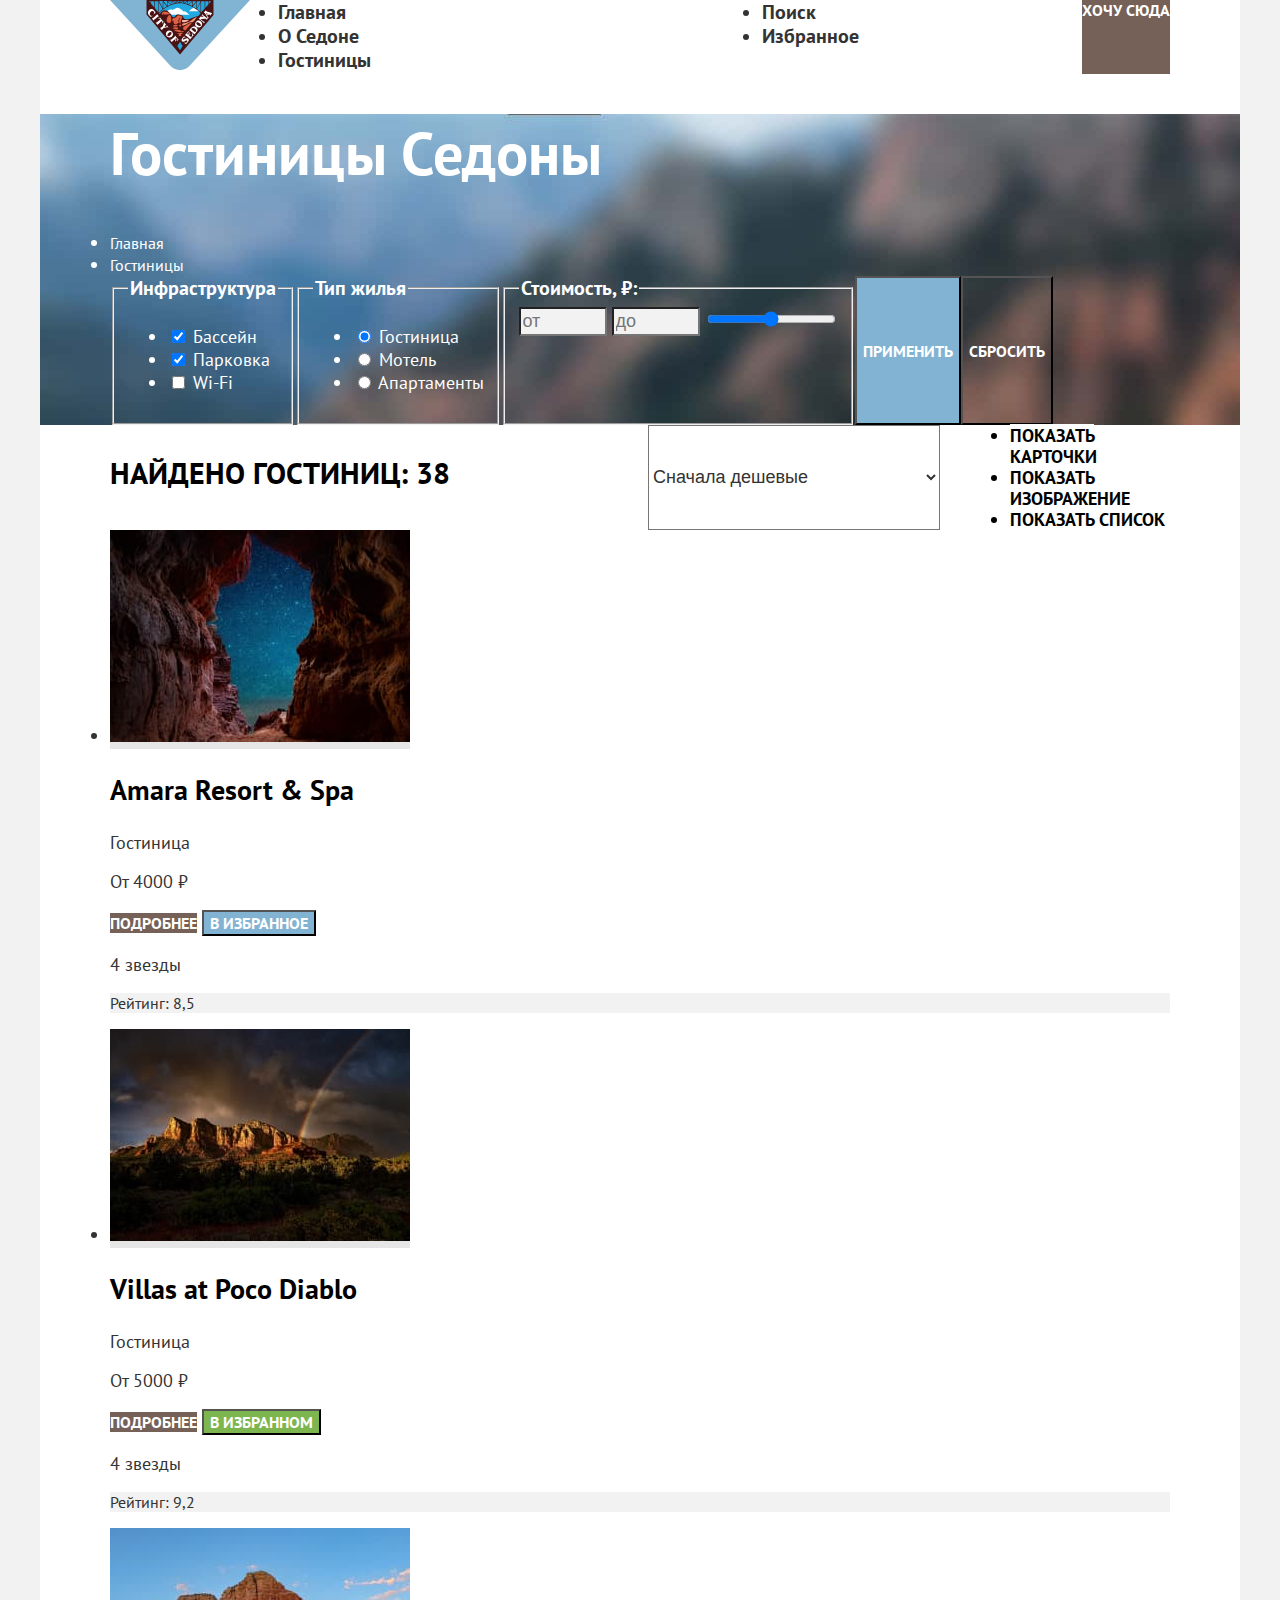
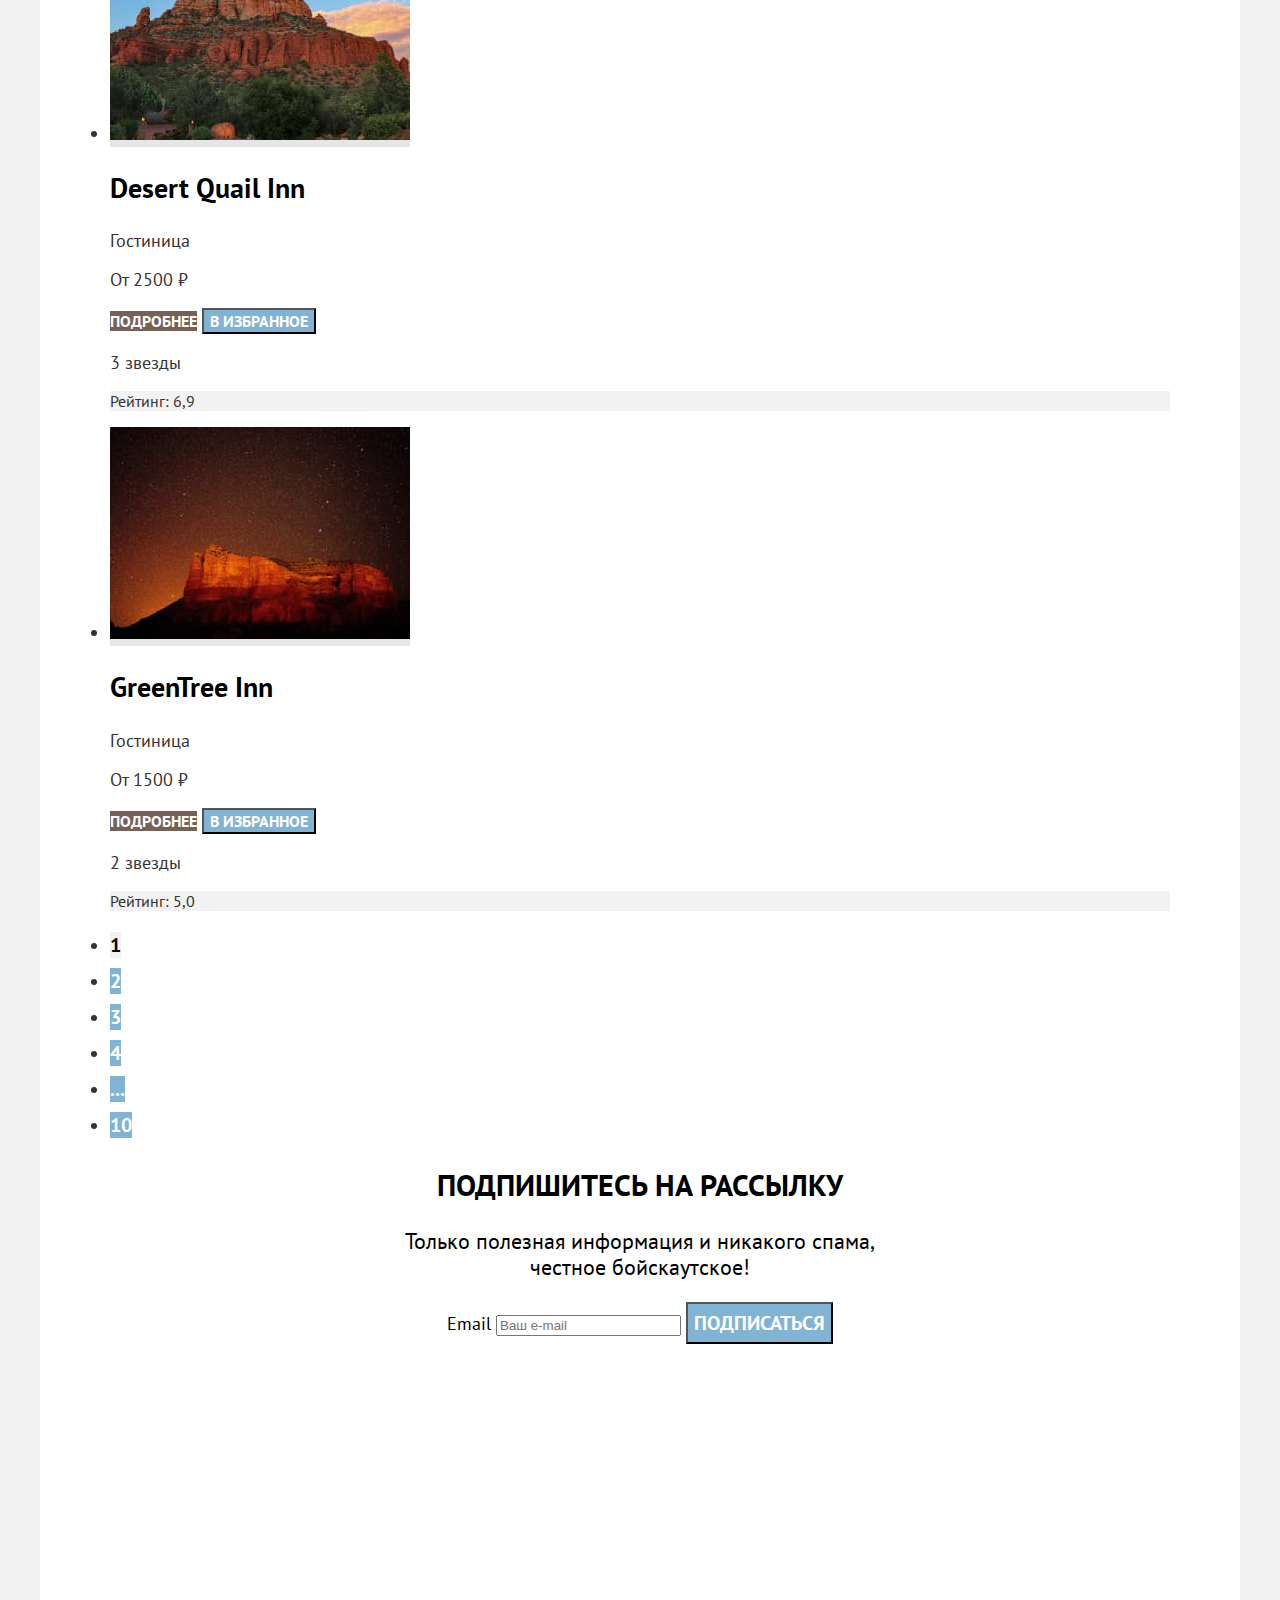
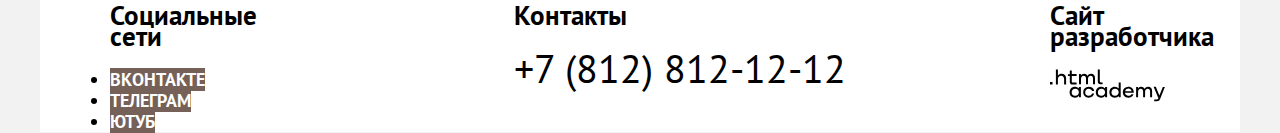
<file: 5/catalog.html>
<!DOCTYPE html>
<html lang="ru">

  <head>
    <meta charset="UTF-8">
    <title>Каталог</title>
    <link rel="stylesheet" href="styles/styles.css">
    <base href="https://htmlacademy-htmlcss.github.io/1876783-sedona-35/5/">
</head>

  <body>
    <div class="page-container">
      <header class="page-header">
        <nav class="navigation">
          <a class="page-header-link">
            <img class="page-header-logo" src="images/logo/logo-header.svg" width="140" height="70"
              alt="Логотип Седона">
          </a>
          <ul class="navigation-list">
            <li class="navigation-item">
              <a class="navigation-link navigation-link-current" href="index.html">Главная</a>
            </li>
            <li class="navigation-item">
              <a class="navigation-link" href="about.html">О Седоне</a>
            </li>
            <li class="navigation-item">
              <a class="navigation-link" href="catalog.html">Гостиницы</a>
            </li>
          </ul>
          <ul class="navigation-list navigation-user">
            <li class="navigation-item">
              <a class="navigation-link" href="#">
                <span class="visually-hidden">
                  Поиск
                </span>
              </a>
            </li>
            <li class="navigation-item">
              <a class="navigation-link" href="#">
                <span class="visually-hidden">
                  Избранное
                </span>
              </a>
            </li>
          </ul>
          <a class="button navigation-here-link" href="#">Хочу сюда</a>
        </nav>
      </header>
      <main class="main-container main-inner">
        <header class="inner-header">
          <div class="inner-wrapper">
            <h1 class="inner-header-title">
              Гостиницы Седоны
            </h1>
            <ul class="breadcrumbs">
              <li class="breadcrumbs-item">
                <a class="breadcrumbs-link" href="index.html">
                  <span class="visually-hidden">
                    Главная
                  </span>
                </a>
              </li>
              <li class="breadcrumbs-item">
                <a class="breadcrumbs-link">Гостиницы</a>
              </li>
            </ul>
            <section class="catalog">
              <h2 class="visually-hidden" hidden>
                Список жилья с фильтрами
              </h2>
              <form class="catalog-filter" action="https://echo.htmlacademy.ru" method="get">
                <fieldset class="catalog-filter-group">
                  <legend class="catalog-filter-title">Инфраструктура</legend>
                  <ul class="catalog-filter-list">
                    <li class="catalog-filter-item">
                      <label class="control">
                        <input class="control-input" type="checkbox" name="swimming-pool" checked>
                        Бассейн
                      </label>
                    </li>
                    <li class="catalog-filter-item">
                      <label class="control">
                        <input class="control-input" type="checkbox" name="parking" checked>
                        Парковка
                      </label>
                    </li>
                    <li class="catalog-filter-item">
                      <label class="control">
                        <input class="control-input" type="checkbox" name="wi-fi">
                        Wi-Fi
                      </label>
                    </li>
                  </ul>
                </fieldset>
                <fieldset class="catalog-filter-group">
                  <legend class="catalog-filter-title">Тип жилья</legend>
                  <ul class="catalog-filter-list">
                    <li class="catalog-filter-item">
                      <label class="control">
                        <input class="control-input" type="radio" name="type-of-hous" value="hotel" checked>
                        Гостиница
                      </label>
                    </li>
                    <li class="catalog-filter-item">
                      <label class="control">
                        <input class="control-input" type="radio" name="type-of-hous" value="motel">
                        Мотель
                      </label>
                    </li>
                    <li class="catalog-filter-item">
                      <label class="control">
                        <input class="control-input" type="radio" name="type-of-hous" value="apartments">
                        Апартаменты
                      </label>
                    </li>
                  </ul>
                </fieldset>
                <fieldset class="catalog-filter-group">
                  <legend class="catalog-filter-title">Стоимость, ₽:</legend>
                  <input class="catalog-filter-price" type="number" placeholder="от" value min="0" max="9000">
                  <input class="catalog-filter-price" type="number" placeholder="до" value min="0" max="9000">
                  <input class="catalog-filter-range" type="range" min="0" max="9000" step="100">
                </fieldset>
                <button class="button catalog-filter-submit-button" type="submit">Применить</button>
                <button class="button catalog-filter-reset-button" type="reset">Сбросить</button>
              </form>
            </section>
          </div>
        </header>

        <div class="cards-search">
          <p class="catalog-search">Найдено гостиниц: 38</p>
          <select class="catalog-sort" aria-label="Сортировка">
            <option value="cheap">Сначала дешевые</option>
            <option value="popular">Сначала популярные</option>
            <option value="expensive">Сначала дорогие</option>
          </select>

          <ul class="card-sizes-list">
            <li class="card-sizes-item">
              <a class="button card-sizes-link" href="#">
                <span class="visually-hidden">Показать карточки</span>
              </a>
            </li>
            <li class="card-sizes-item">
              <a class="button card-sizes-link" href="#">
                <span class="visually-hidden">Показать изображение</span>
              </a>
            </li>
            <li class="card-sizes-item">
              <a class="button card-sizes-link" href="#">
                <span class="visually-hidden">Показать список</span>
              </a>
            </li>
          </ul>
        </div>
        <!-- карточки гостиниц -->
        <ul class="cards-list">
          <li class="card-item">
            <a class="card-link" href="#">
              <img class="card-img" src="images/catalog/catalog-1.jpg" width="300" height="212"
                alt="Amara Resort & Spa">
            </a>
            <a class="card-link" href="#">
              <h3 class="card-title">Amara Resort & Spa</h3>
            </a>
            <p class="card-type">Гостиница</p>
            <p class="card-price">От 4000 ₽</p>
            <a class="button card-bottom-link" href="#">подробнее</a>
            <button class="button button-add-to-favorites" type="button">в избранное</button>
            <p class="card-rating-star">
              <span class="visually-hidden">4 звезды</span>
            </p>
            <p class="card-rating">
              Рейтинг: 8,5
            </p>
          </li>
          <li class="card-item">
            <a class="card-link" href="#">
              <img class="card-img" src="images/catalog/catalog-2.jpg" width="300" height="212"
                alt="Villas at Poco Diablo">
            </a>
            <a class="card-link" href="#">
              <h3 class="card-title">Villas at Poco Diablo</h3>
            </a>
            <p class="card-type">Гостиница</p>
            <p class="card-price">От 5000 ₽</p>
            <a class="button card-bottom-link" href="#">подробнее</a>
            <button class="button button-favorites" type="button">в избранном</button>
            <p class="card-rating-star">
              <span class="visually-hidden">4 звезды</span>
            </p>
            <p class="card-rating">
              Рейтинг: 9,2
            </p>
          </li>
          <li class="card-item">
            <a class="card-link" href="#">
              <img class="card-img" src="images/catalog/catalog-3.jpg" width="300" height="212" alt="Desert Quail Inn">
            </a>
            <a class="card-link" href="#">
              <h3 class="card-title">Desert Quail Inn</h3>
            </a>
            <p class="card-type">Гостиница</p>
            <p class="card-price">От 2500 ₽</p>
            <a class="button card-bottom-link" href="#">подробнее</a>
            <button class="button button-add-to-favorites" type="button">в избранное</button>
            <p class="card-rating-star">
              <span class="visually-hidden">3 звезды</span>
            </p>
            <p class="card-rating">
              Рейтинг: 6,9
            </p>
          </li>
          <li class="card-item">
            <a class="card-link" href="#">
              <img class="card-img" src="images/catalog/catalog-4.jpg" width="300" height="212" alt="GreenTree Inn">
            </a>
            <a class="card-link" href="#">
              <h3 class="card-title">GreenTree Inn</h3>
            </a>
            <p class="card-type">Гостиница</p>
            <p class="card-price">От 1500 ₽</p>
            <a class="button card-bottom-link" href="#">подробнее</a>
            <button class="button button-add-to-favorites" type="button">в избранное</button>
            <p class="card-rating-star">
              <span class="visually-hidden">2 звезды</span>
            </p>
            <p class="card-rating">
              Рейтинг: 5,0
            </p>
          </li>
        </ul>

        <ul class="pagination">
          <li class="pagination-item">
            <a class="pagination-link pagination-current">1</a>
          </li>
          <li class="pagination-item">
            <a class="pagination-link" href="#">2</a>
          </li>
          <li class="pagination-item">
            <a class="pagination-link" href="#">3</a>
          </li>
          <li class="pagination-item">
            <a class="pagination-link" href="#">4</a>
          </li>
          <li class="pagination-item">
            <a class="pagination-link" href="#">...</a>
          </li>
          <li class="pagination-item">
            <a class="pagination-link" href="#">10</a>
          </li>
        </ul>
      </main>
      <footer class="page-footer">
        <section class="footer-subscribe footer-subscribe-catalog">
          <h2 class="subscribe-title">
            Подпишитесь на рассылку
          </h2>
          <p class="subscribe-description">
            Только полезная информация и никакого спама,<br> честное бойскаутское!
          </p>
          <form class="subscribe-form" action="https://echo.htmlacademy.ru" method="post">
            <p class="subscribe-form-wrapper">
              <label class="visually-hidden" for="subscribe-email">Email</label>
              <input type="email" name="subscribe-email" id="subscribe-email" placeholder="Ваш e-mail" required>
              <button class="button subscribe-button" type="submit">Подписаться</button>
            </p>
          </form>
        </section>
        <div class="page-footer-container">
          <section class="social">
            <h2 class="visually-hidden">
              Социальные сети
            </h2>
            <ul class="social-list">
              <li class="social-item">
                <a class="button social-link" href="https://vk.com/htmlacademy">
                  <span class="visually-hidden">Вконтакте</span>
                </a>
              </li>
              <li class="social-item">
                <a class="button social-link" href="https://t.me/htmlacademy">
                  <span class="visually-hidden">Телеграм</span>
                </a>
              </li>
              <li class="social-item">
                <a class="button social-link" href="https://www.youtube.com/user/htmlacademyru">
                  <span class="visually-hidden">Ютуб</span>
                </a>
              </li>
            </ul>
          </section>
          <section class="contacts">
            <h2 class="visually-hidden">
              Контакты
            </h2>
            <address class="contacts-address">
              <a class="contacts-link" href="tel:88128121212">+7 (812) 812-12-12</a>
            </address>
          </section>
          <section class="copyright">
            <h2 class="visually-hidden">
              Сайт разработчика
            </h2>
            <a class="copyright-link" href="https://htmlacademy.ru/">
              <img class="copyright-logo" src="images/logo/logo-html-academy.svg" width="115" height="33"
                alt="Логотип HTML Academy">
            </a>
          </section>
        </div>
      </footer>
    </div>
  </body>

</html>
</file>
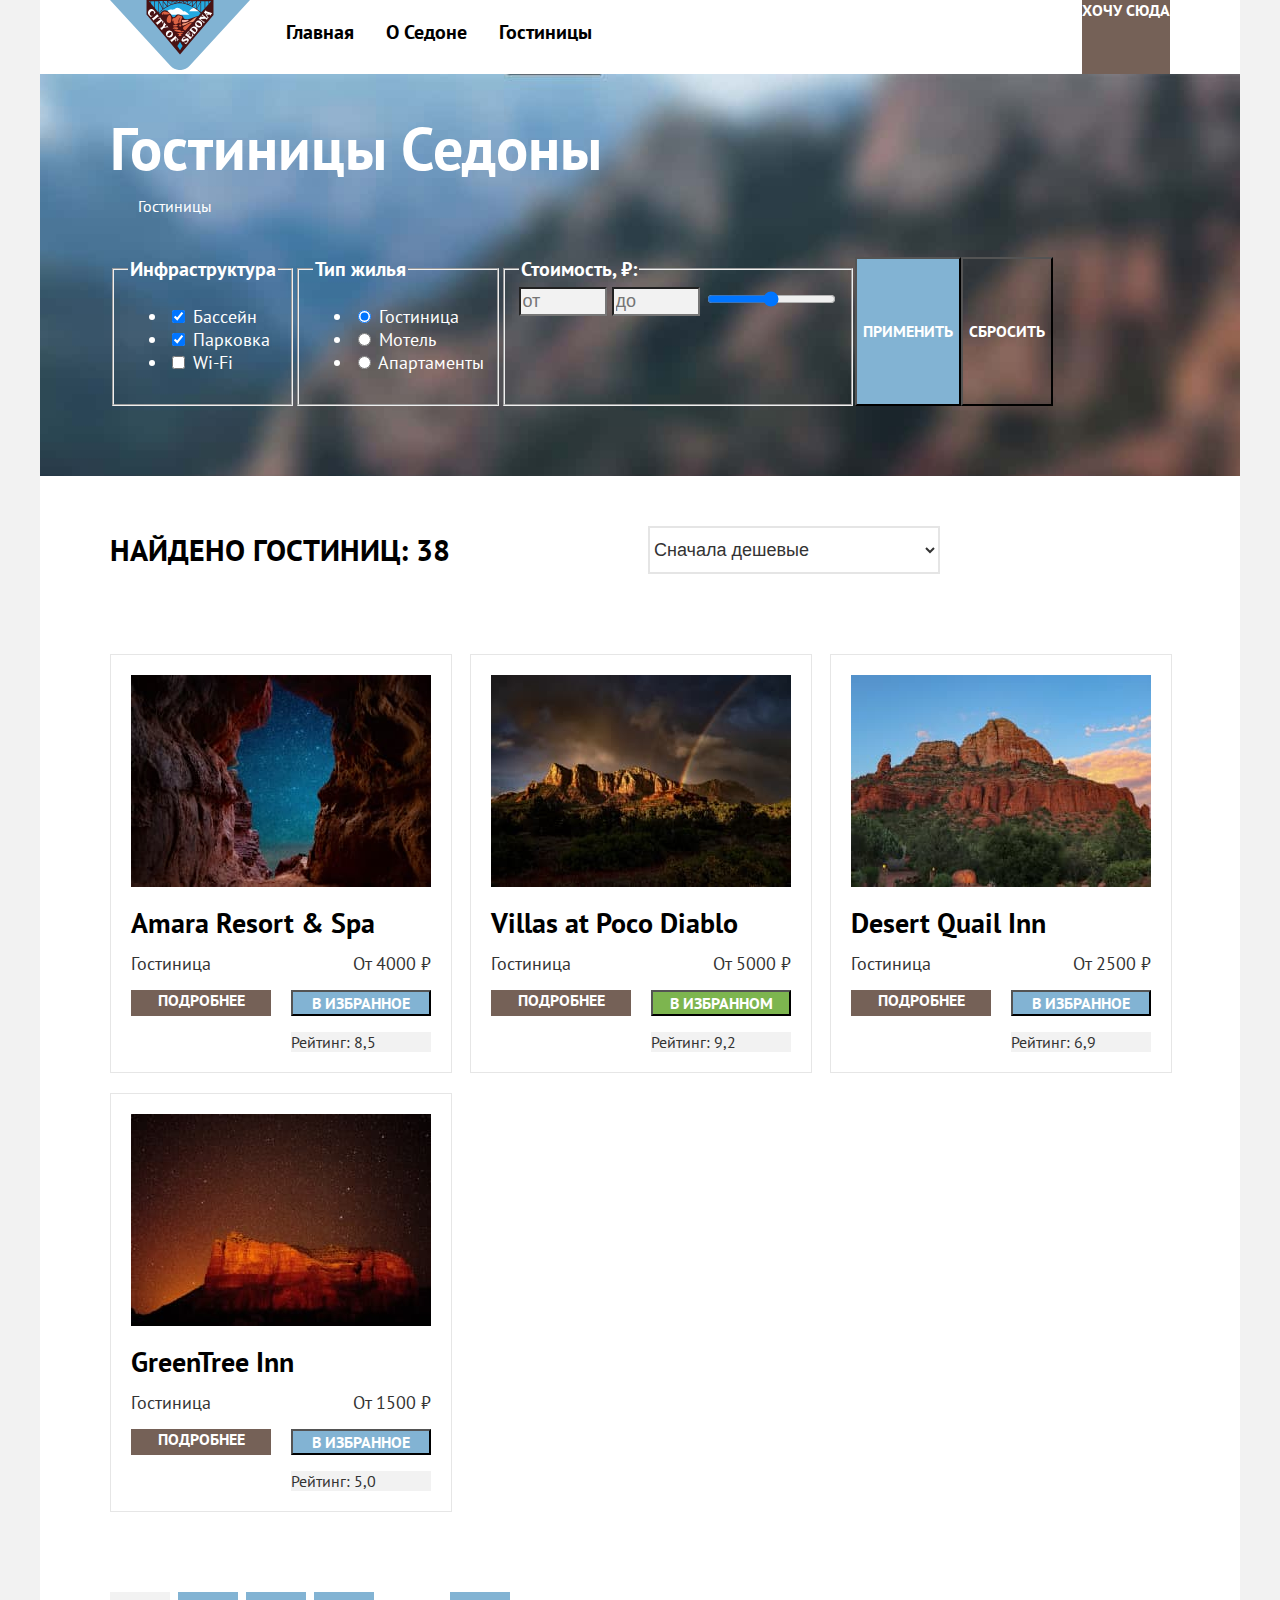
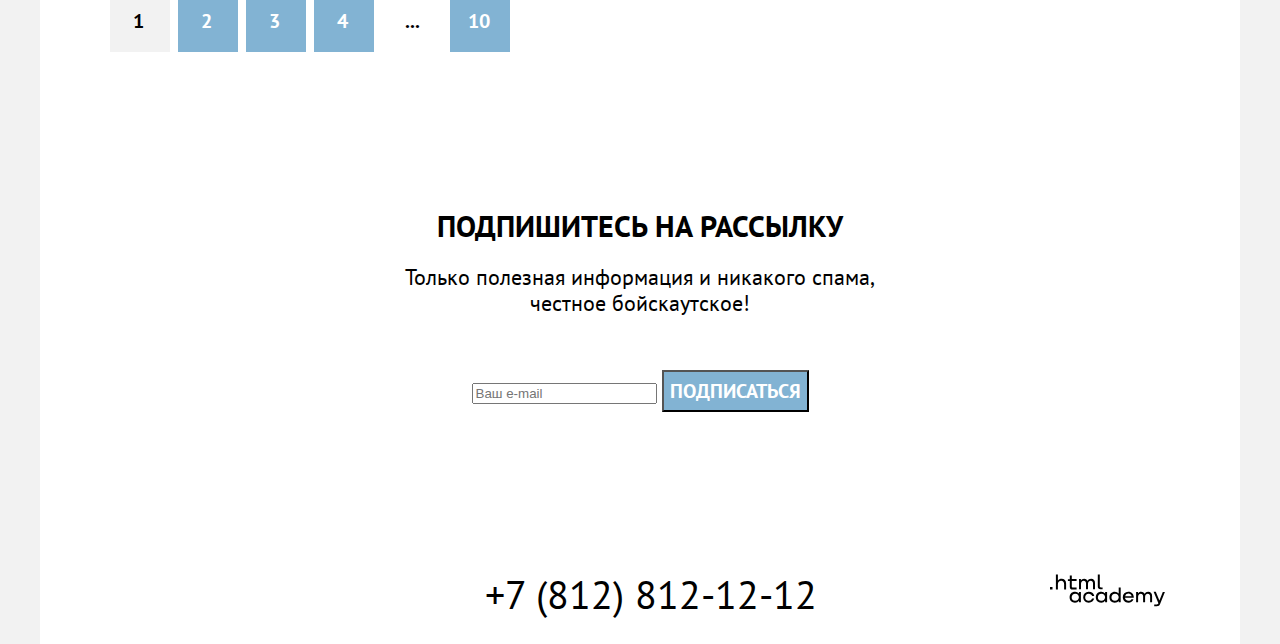
<file: 6/catalog.html>
<!DOCTYPE html>
<html lang="ru">

  <head>
    <meta charset="UTF-8">
    <title>Каталог</title>
    <link rel="stylesheet" href="styles/styles.css">
    <base href="https://htmlacademy-htmlcss.github.io/1876783-sedona-35/6/">
</head>

  <body>
    <div class="page-container">
      <header class="page-header">
        <a class="page-header-link">
          <img class="page-header-logo" src="images/logo/logo-header.svg" width="140" height="70" alt="Логотип Седона.">
        </a>
        <nav class="navigation">
          <ul class="navigation-list">
            <li class="navigation-item">
              <a class="navigation-link navigation-link-current" href="index.html">Главная</a>
            </li>
            <li class="navigation-item">
              <a class="navigation-link" href="about.html">О Седоне</a>
            </li>
            <li class="navigation-item">
              <a class="navigation-link" href="catalog.html">Гостиницы</a>
            </li>
          </ul>
          <ul class="navigation-list navigation-user">
            <li class="navigation-item">
              <a class="navigation-link" href="#">
                <span class="visually-hidden">
                  Поиск.
                </span>
              </a>
            </li>
            <li class="navigation-item">
              <a class="navigation-link" href="#">
                <span class="visually-hidden">
                  Избранное.
                </span>
              </a>
            </li>
          </ul>
        </nav>
        <a class="button navigation-here-link" href="#">Хочу сюда</a>
      </header>
      <main class="main-container main-inner">
        <header class="inner-header">
          <div class="inner-wrapper">
            <h1 class="inner-header-title">
              Гостиницы Седоны
            </h1>
            <ul class="breadcrumbs">
              <li class="breadcrumbs-item">
                <a class="breadcrumbs-link" href="index.html">
                  <span class="visually-hidden">
                    Главная.
                  </span>
                </a>
              </li>
              <li class="breadcrumbs-item">
                <a class="breadcrumbs-link">Гостиницы</a>
              </li>
            </ul>
            <section class="catalog">
              <h2 class="visually-hidden">
                Список жилья с фильтрами.
              </h2>
              <form class="catalog-filter" action="https://echo.htmlacademy.ru" method="get">
                <fieldset class="catalog-filter-group">
                  <legend class="catalog-filter-title">Инфраструктура</legend>
                  <ul class="catalog-filter-list">
                    <li class="catalog-filter-item">
                      <label class="control">
                        <input class="control-input" type="checkbox" name="swimming-pool" checked>
                        Бассейн
                      </label>
                    </li>
                    <li class="catalog-filter-item">
                      <label class="control">
                        <input class="control-input" type="checkbox" name="parking" checked>
                        Парковка
                      </label>
                    </li>
                    <li class="catalog-filter-item">
                      <label class="control">
                        <input class="control-input" type="checkbox" name="wi-fi">
                        Wi-Fi
                      </label>
                    </li>
                  </ul>
                </fieldset>
                <fieldset class="catalog-filter-group">
                  <legend class="catalog-filter-title">Тип жилья</legend>
                  <ul class="catalog-filter-list">
                    <li class="catalog-filter-item">
                      <label class="control">
                        <input class="control-input" type="radio" name="type-of-hous" value="hotel" checked>
                        Гостиница
                      </label>
                    </li>
                    <li class="catalog-filter-item">
                      <label class="control">
                        <input class="control-input" type="radio" name="type-of-hous" value="motel">
                        Мотель
                      </label>
                    </li>
                    <li class="catalog-filter-item">
                      <label class="control">
                        <input class="control-input" type="radio" name="type-of-hous" value="apartments">
                        Апартаменты
                      </label>
                    </li>
                  </ul>
                </fieldset>
                <fieldset class="catalog-filter-group">
                  <legend class="catalog-filter-title">Стоимость, ₽:</legend>
                  <input class="catalog-filter-price" type="number" placeholder="от" value min="0" max="9000">
                  <input class="catalog-filter-price" type="number" placeholder="до" value min="0" max="9000">
                  <input class="catalog-filter-range" type="range" min="0" max="9000" step="100">
                </fieldset>
                <button class="button catalog-filter-submit-button" type="submit">Применить</button>
                <button class="button catalog-filter-reset-button" type="reset">Сбросить</button>
              </form>
            </section>
          </div>
        </header>

        <div class="cards-search">
          <p class="catalog-search">Найдено гостиниц: 38</p>
          <select class="catalog-sort" aria-label="Сортировка">
            <option value="cheap">Сначала дешевые</option>
            <option value="popular">Сначала популярные</option>
            <option value="expensive">Сначала дорогие</option>
          </select>

          <ul class="card-sizes-list">
            <li class="card-sizes-item">
              <a class="button card-sizes-link" href="#">
                <span class="visually-hidden">Показать карточки.</span>
              </a>
            </li>
            <li class="card-sizes-item">
              <a class="button card-sizes-link" href="#">
                <span class="visually-hidden">Показать изображение.</span>
              </a>
            </li>
            <li class="card-sizes-item">
              <a class="button card-sizes-link" href="#">
                <span class="visually-hidden">Показать список.</span>
              </a>
            </li>
          </ul>
        </div>
        <!-- карточки гостиниц -->
        <ul class="cards-list">
          <li class="card-item">
            <a class="card-link" href="#">
              <img class="card-img" src="images/catalog/catalog-1.jpg" width="300" height="212"
                alt="Amara Resort & Spa.">
            </a>
            <a class="card-link" href="#">
              <h3 class="card-title">Amara Resort & Spa</h3>
            </a>
            <p class="card-type">Гостиница</p>
            <p class="card-price">От 4000 ₽</p>
            <a class="button card-bottom-link" href="#">подробнее</a>
            <button class="button button-add-to-favorites" type="button">в избранное</button>
            <p class="card-rating-star">
              <span class="visually-hidden">4 звезды.</span>
            </p>
            <p class="card-rating">
              Рейтинг: 8,5
            </p>
          </li>
          <li class="card-item">
            <a class="card-link" href="#">
              <img class="card-img" src="images/catalog/catalog-2.jpg" width="300" height="212"
                alt="Villas at Poco Diablo.">
            </a>

            <a class="card-link" href="#">
              <h3 class="card-title">Villas at Poco Diablo</h3>
            </a>
            <p class="card-type">Гостиница</p>
            <p class="card-price">От 5000 ₽</p>
            <a class="button card-bottom-link" href="#">подробнее</a>
            <button class="button button-favorites" type="button">в избранном</button>
            <p class="card-rating-star">
              <span class="visually-hidden">4 звезды.</span>
            </p>
            <p class="card-rating">
              Рейтинг: 9,2
            </p>

          </li>
          <li class="card-item">
            <a class="card-link" href="#">
              <img class="card-img" src="images/catalog/catalog-3.jpg" width="300" height="212" alt="Desert Quail Inn.">
            </a>

            <a class="card-link" href="#">
              <h3 class="card-title">Desert Quail Inn</h3>
            </a>
            <p class="card-type">Гостиница</p>
            <p class="card-price">От 2500 ₽</p>
            <a class="button card-bottom-link" href="#">подробнее</a>
            <button class="button button-add-to-favorites" type="button">в избранное</button>
            <p class="card-rating-star">
              <span class="visually-hidden">3 звезды.</span>
            </p>
            <p class="card-rating">
              Рейтинг: 6,9
            </p>

          </li>
          <li class="card-item">
            <a class="card-link" href="#">
              <img class="card-img" src="images/catalog/catalog-4.jpg" width="300" height="212" alt="GreenTree Inn.">
            </a>

            <a class="card-link" href="#">
              <h3 class="card-title">GreenTree Inn</h3>
            </a>
            <p class="card-type">Гостиница</p>
            <p class="card-price">От 1500 ₽</p>
            <a class="button card-bottom-link" href="#">подробнее</a>
            <button class="button button-add-to-favorites" type="button">в избранное</button>
            <p class="card-rating-star">
              <span class="visually-hidden">2 звезды.</span>
            </p>
            <p class="card-rating">
              Рейтинг: 5,0
            </p>

          </li>
        </ul>

        <ul class="pagination">
          <li class="pagination-item">
            <a class="pagination-link pagination-current">1</a>
          </li>
          <li class="pagination-item">
            <a class="pagination-link" href="#">2</a>
          </li>
          <li class="pagination-item">
            <a class="pagination-link" href="#">3</a>
          </li>
          <li class="pagination-item">
            <a class="pagination-link" href="#">4</a>
          </li>
          <li class="pagination-item">
            <a class="pagination-link pagination-link-points" href="#">...</a>
          </li>
          <li class="pagination-item">
            <a class="pagination-link" href="#">10</a>
          </li>
        </ul>
      </main>
      <footer class="page-footer">
        <section class="footer-subscribe footer-subscribe-catalog">
          <h2 class="subscribe-title">
            Подпишитесь на рассылку
          </h2>
          <p class="subscribe-description">
            Только полезная информация и никакого спама,<br> честное бойскаутское!
          </p>
          <form class="subscribe-form" action="https://echo.htmlacademy.ru" method="post">
            <p class="subscribe-form-wrapper">
              <label class="visually-hidden" for="subscribe-email">Email.</label>
              <input type="email" name="subscribe-email" id="subscribe-email" placeholder="Ваш e-mail" required>
              <button class="button subscribe-button" type="submit">Подписаться</button>
            </p>
          </form>
        </section>
        <div class="page-footer-container">
          <section class="social">
            <h2 class="visually-hidden">
              Социальные сети.
            </h2>
            <ul class="social-list">
              <li class="social-item">
                <a class="button social-link" href="https://vk.com/htmlacademy">
                  <span class="visually-hidden">Вконтакте.</span>
                </a>
              </li>
              <li class="social-item">
                <a class="button social-link" href="https://t.me/htmlacademy">
                  <span class="visually-hidden">Телеграм.</span>
                </a>
              </li>
              <li class="social-item">
                <a class="button social-link" href="https://www.youtube.com/user/htmlacademyru">
                  <span class="visually-hidden">Ютуб.</span>
                </a>
              </li>
            </ul>
          </section>
          <section class="contacts">
            <h2 class="visually-hidden">
              Контакты.
            </h2>
            <address class="contacts-address">
              <a class="contacts-link" href="tel:88128121212">+7 (812) 812-12-12</a>
            </address>
          </section>
          <section class="copyright">
            <h2 class="visually-hidden">
              Сайт разработчика.
            </h2>
            <a class="copyright-link" href="https://htmlacademy.ru/">
              <img class="copyright-logo" src="images/logo/logo-html-academy.svg" width="115" height="33"
                alt="Логотип HTML Academy.">
            </a>
          </section>
        </div>
      </footer>
    </div>
  </body>

</html>
</file>
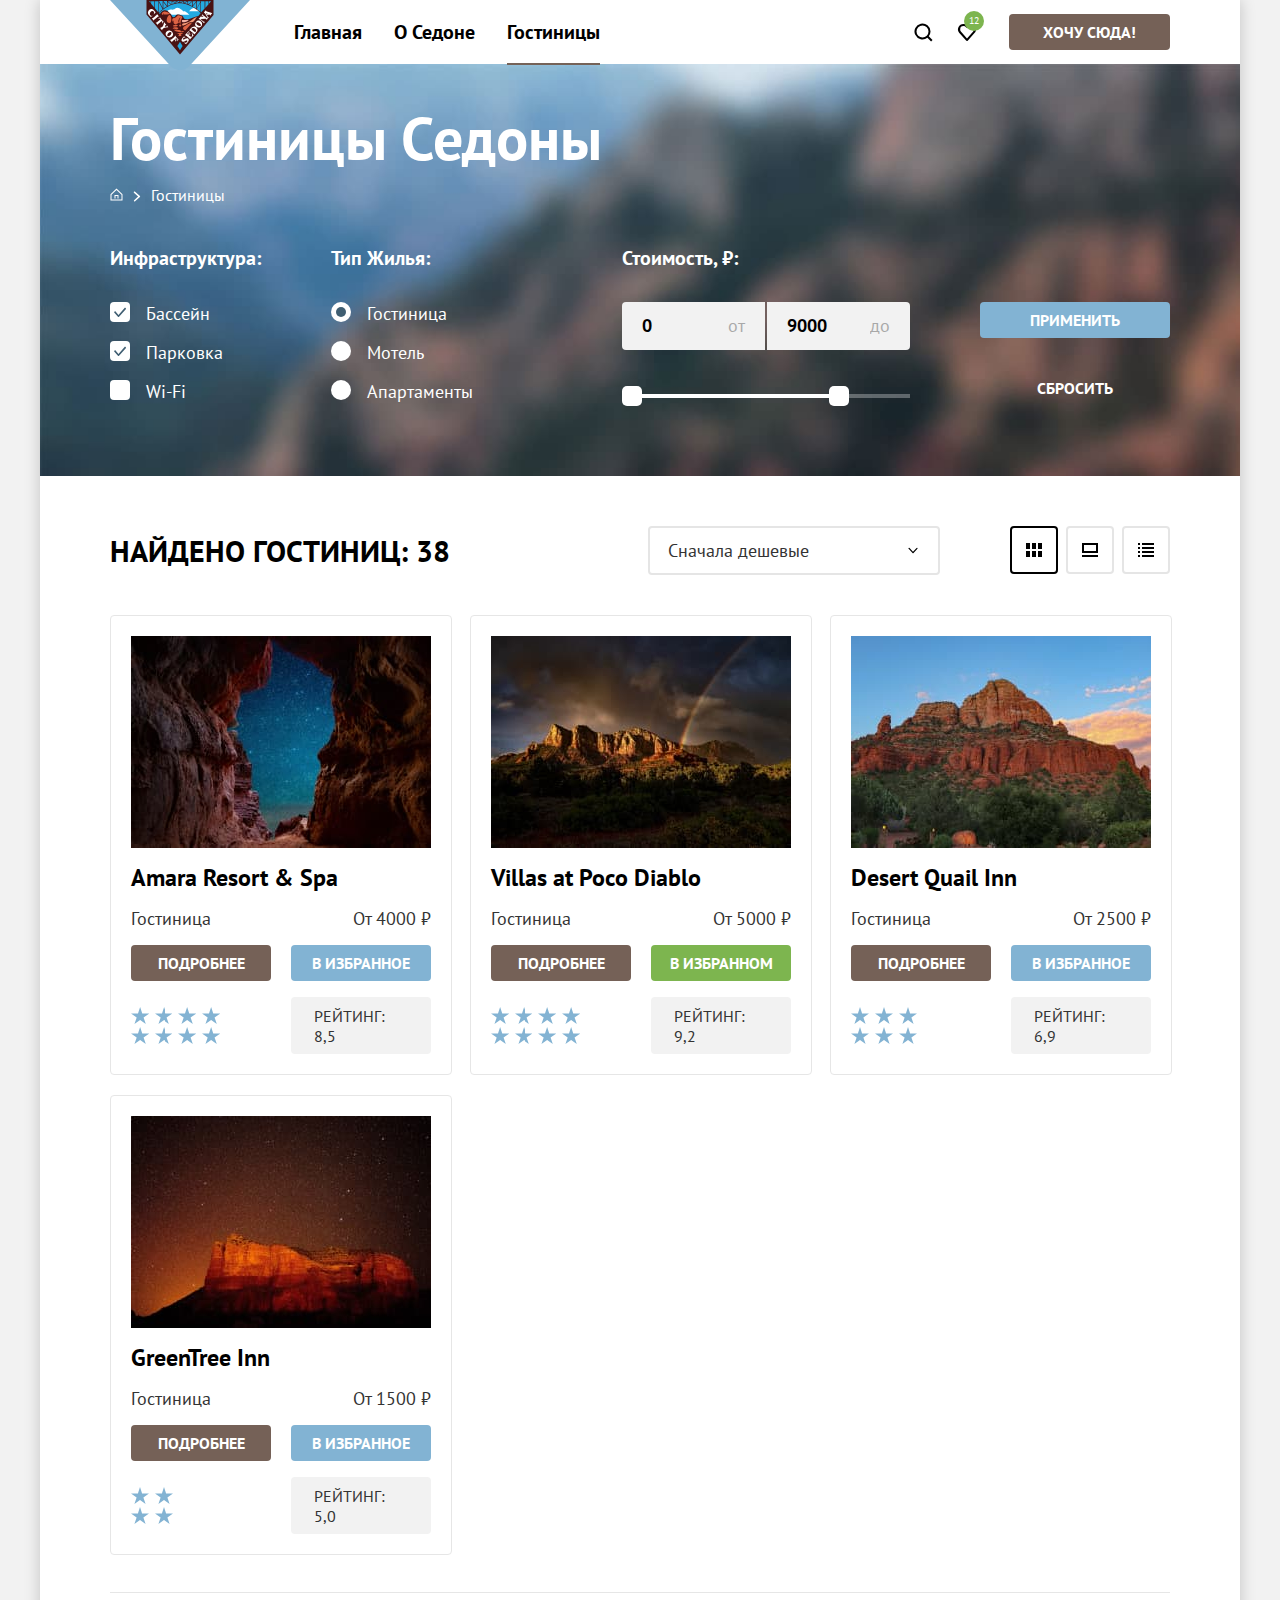
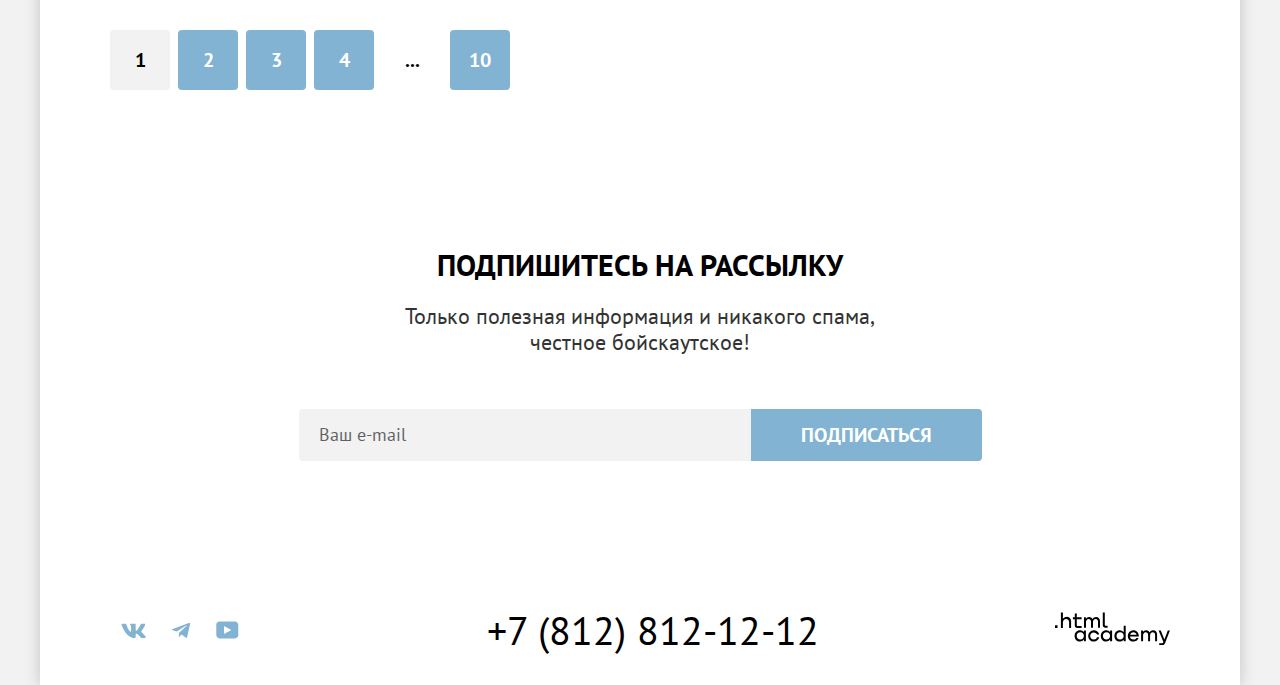
<file: 7/catalog.html>
<!DOCTYPE html>
<html lang="ru">

  <head>
    <meta charset="UTF-8">
    <title>Каталог</title>
    <link rel="stylesheet" href="styles/styles.css">
    <link rel="icon" href="images/favicon.png" type="image/png" sizes="32x32">
    <base href="https://htmlacademy-htmlcss.github.io/1876783-sedona-35/7/">
</head>

  <body>
    <div class="page-container">
      <header class="page-header">
        <a class="page-header-link" href="index.html">
          <img class="page-header-logo header-logo-catalog" src="images/logo/logo-header.svg" width="140" height="70"
            alt="Логотип Седона.">
        </a>
        <nav class="navigation">
          <ul class="navigation-list">
            <li class="navigation-item">
              <a class="navigation-link" href="index.html">Главная</a>
            </li>
            <li class="navigation-item">
              <a class="navigation-link" href="#">О Седоне</a>
            </li>
            <li class="navigation-item">
              <a class="navigation-link link-current">Гостиницы</a>
            </li>
          </ul>
          <ul class="navigation-list navigation-user">
            <li class="navigation-item">
              <a class="navigation-link" href="#">
                <svg class="navigation-icon" aria-hidden="true" focusable="false" width="20" height="20"
                  viewBox="0 0 20 20" fill="currentColor" xmlns="http://www.w3.org/2000/svg">
                  <path
                    d="m19.5 18-3.7-3.7a8 8 0 0 0 1.7-4.8 8 8 0 1 0-3.1 6.3l3.7 3.7 1.4-1.5Zm-10-2.5a6 6 0 0 1-6-6 6 6 0 0 1 12 0 6 6 0 0 1-6 6Z" />
                </svg>
                <span class="visually-hidden">Поиск.</span>
              </a>
            </li>
            <li class="navigation-item ">
              <a class="navigation-link navigation-favorite" href="#">
                <svg class="navigation-icon" aria-hidden="true" focusable="false" width="20" height="20"
                  viewBox="0 0 20 20" fill="currentColor" xmlns="http://www.w3.org/2000/svg">
                  <path
                    d="M9.9 19a1 1 0 0 1-.8-.4l-7-7.9A5.4 5.4 0 0 1 6.5 2C7.8 2 9 2.5 10 3.3a5.5 5.5 0 0 1 9 4.1c0 1.3-.5 2.5-1.3 3.4l-7 7.9c-.2.2-.4.3-.8.3Zm-6-9.5 6.1 6.9 6.2-7c.5-.5.7-1.2.7-2 0-1.8-1.5-3.3-3.3-3.3-1 0-2 .5-2.7 1.3-.3.3-.6.4-.9.4-.3 0-.6-.2-.8-.4a3.7 3.7 0 0 0-2.7-1.3 3.3 3.3 0 0 0-3.3 3.3c-.1.9.3 1.6.7 2.1-.1 0-.1 0 0 0Z" />
                </svg>
                <span class="visually-hidden">Избранное.</span>
                <span class="navigation-notification-badge">12</span>
              </a>
            </li>
          </ul>
        </nav>
        <a class="button button-brown navigation-here-link" href="#">Хочу сюда!</a>
      </header>

      <main class="main-container main-inner">
        <header class="inner-header">
          <div class="inner-wrapper">
            <h1 class="inner-header-title">Гостиницы Седоны</h1>
            <ul class="breadcrumbs">
              <li class="breadcrumbs-item">
                <a class="breadcrumbs-link" href="index.html">
                  <span class="visually-hidden">Главная.</span>
                  <svg class="breadcrumbs-icon-home" aria-hidden="true" focusable="false" width="13" height="15"
                    viewBox="0 0 13 15" fill="currentColor" xmlns="http://www.w3.org/2000/svg">
                    <path d="m6.5.5-6 5.8v6.2h12V6.3L6.5.5Zm5 11h-10V6.7l5-4.8 5 4.8v4.8Z" />
                    <path d="M4.5 10.5h1V8h2v2.5h1V7h-4v3.5Z" />
                  </svg>
                </a>
              </li>
              <li class="breadcrumbs-item">
                <a class="breadcrumbs-link">Гостиницы</a>
              </li>
            </ul>
            <section class="catalog">
              <h2 class="visually-hidden">Список жилья с фильтрами.</h2>
              <form class="catalog-filter" action="https://echo.htmlacademy.ru" method="get">
                <fieldset class="catalog-filter-group">
                  <legend class="catalog-filter-title">Инфраструктура:</legend>
                  <ul class="catalog-filter-list">
                    <li class="catalog-filter-item">
                      <label class="control">
                        <input class="visually-hidden control-input" type="checkbox" name="swimming-pool" checked>
                        <span class="control-mark"></span>
                        <span class="control-label">Бассейн</span>
                      </label>
                    </li>
                    <li class="catalog-filter-item">
                      <label class="control">
                        <input class="visually-hidden control-input" type="checkbox" name="parking" checked>
                        <span class="control-mark"></span>
                        <span class="control-label">Парковка</span>
                      </label>
                    </li>
                    <li class="catalog-filter-item">
                      <label class="control">
                        <input class="visually-hidden control-input" type="checkbox" name="wi-fi">
                        <span class="control-mark"></span>
                        <span class="control-label">Wi-Fi</span>
                      </label>
                    </li>
                  </ul>
                </fieldset>
                <fieldset class="catalog-filter-group filter-group-hous">
                  <legend class="catalog-filter-title">Тип жилья:</legend>
                  <ul class="catalog-filter-list">
                    <li class="catalog-filter-item">
                      <label class="control">
                        <input class="visually-hidden control-input" type="radio" name="type-of-hous" value="hotel"
                          checked>
                        <span class="control-mark"></span>
                        <span class="control-label">Гостиница</span>
                      </label>
                    </li>
                    <li class="catalog-filter-item">
                      <label class="control">
                        <input class="visually-hidden control-input" type="radio" name="type-of-hous" value="motel">
                        <span class="control-mark"></span>
                        <span class="control-label">Мотель</span>
                      </label>
                    </li>
                    <li class="catalog-filter-item">
                      <label class="control">
                        <input class="visually-hidden control-input" type="radio" name="type-of-hous"
                          value="apartments">
                        <span class="control-mark"></span>
                        <span class="control-label">Апартаменты</span>
                      </label>
                    </li>
                  </ul>
                </fieldset>
                <fieldset class="catalog-filter-group">
                  <legend class="catalog-filter-title">Стоимость, ₽:</legend>
                  <div class="range">
                    <div class="range-wrapper-inputs">
                      <input class="range-input range-min" id="min-value" type="number" value="0" name="min-price">
                      <label class="range-label range-label-min" for="min-value">от</label>
                      <input class="range-input range-max" id="max-value" type="number" value="9000" name="max-price">
                      <label class="range-label range-label-max" for="max-value">до</label>
                    </div>
                    <div class="range-scale">
                      <div class="range-bar">
                        <span class="visually-hidden">Шкала изменения стоимости.</span>
                        <button class="range-toggle toggle-min" type="button"></button>
                        <span class="visually-hidden">Указать минимальное значение стоимости.</span>
                        <button class="range-toggle toggle-max" type="button"></button>
                        <span class="visually-hidden">Указать максимальное значение стоимости.</span>
                      </div>
                    </div>
                  </div>
                </fieldset>
                <div class="catalog-filter-button">
                  <button class="button button-blue catalog-filter-submit-button" type="submit">Применить</button>
                  <button class="button button-transparent catalog-filter-reset-button" type="reset">Сбросить</button>
                </div>
              </form>
            </section>
          </div>
        </header>

        <div class="cards-search">
          <p class="catalog-search">Найдено гостиниц: 38</p>
          <div class="catalog-sort-container">
            <select class="catalog-sort" aria-label="Сортировка">
              <option value="cheap">Сначала дешевые</option>
              <option value="popular">Сначала популярные</option>
              <option value="expensive">Сначала дорогие</option>
            </select>
            <ul class="card-toggle-list">
              <li class="card-toggle-item">
                <a class="card-grid-toggle card-grid-toggle-current" href="#">
                  <svg aria-hidden="true" focusable="false" width="16" height="14" viewBox="0 0 16 14"
                    xmlns="http://www.w3.org/2000/svg">
                    <g clip-path="url(#a)" fill="#000">
                      <path d="M4 0H0v6h4V0ZM16 0h-4v6h4V0ZM10 0H6v6h4V0ZM4 8H0v6h4V8ZM16 8h-4v6h4V8ZM10 8H6v6h4V8Z" />
                    </g>
                  </svg>
                  <span class="visually-hidden">Показать карточки.</span>
                </a>
              </li>
              <li class="card-toggle-item">
                <a class="card-grid-toggle" href="#">
                  <svg aria-hidden="true" focusable="false" width="16" height="14" viewBox="0 0 16 14"
                    xmlns="http://www.w3.org/2000/svg">
                    <g clip-path="url(#a)" fill="#000">
                      <path d="M16 12H0v2h16v-2ZM14 2v6H2V2h12Zm2-2H0v10h16V0Z" />
                    </g>
                  </svg>
                  <span class="visually-hidden">Показать изображение.</span>
                </a>
              </li>
              <li class="card-toggle-item">
                <a class="card-grid-toggle" href="#">
                  <svg aria-hidden="true" focusable="false" width="16" height="14" viewBox="0 0 16 14"
                    xmlns="http://www.w3.org/2000/svg">
                    <g clip-path="url(#a)" fill="#000">
                      <path
                        d="M2 0H0v2h2V0ZM16 0H4v2h12V0ZM2 4H0v2h2V4ZM16 4H4v2h12V4ZM2 8H0v2h2V8ZM16 8H4v2h12V8ZM2 12H0v2h2v-2ZM16 12H4v2h12v-2Z" />
                    </g>
                  </svg>
                  <span class="visually-hidden">Показать список.</span>
                </a>
              </li>
            </ul>
          </div>
        </div>

        <ul class="cards-list">
          <li class="card-item">
            <a class="card-link" href="#">
              <img class="card-img" src="images/catalog-photo/catalog-1.jpg" width="300" height="212"
                alt="Панорама на звездное небо.">
            </a>
            <a class="card-link" href="#">
              <h3 class="card-title">Amara Resort & Spa</h3>
            </a>
            <p class="card-type">Гостиница</p>
            <p class="card-price">От 4000 ₽</p>
            <a class="button button-brown card-bottom-link" href="#">Подробнее</a>
            <button class="button button-blue button-add-to-favorites" type="button">В избранное</button>
            <p class="card-rating-star card-four-star">
              <span class="visually-hidden">4 звезды.</span>
            </p>
            <p class="card-rating">Рейтинг: 8,5</p>
          </li>
          <li class="card-item">
            <a class="card-link" href="#">
              <img class="card-img" src="images/catalog-photo/catalog-2.jpg" width="300" height="212"
                alt="Радуга над городом.">
            </a>
            <a class="card-link" href="#">
              <h3 class="card-title">Villas at Poco Diablo</h3>
            </a>
            <p class="card-type">Гостиница</p>
            <p class="card-price">От 5000 ₽</p>
            <a class="button button-brown card-bottom-link" href="#">Подробнее</a>
            <button class="button button-green button-favorites" type="button">В избранном</button>
            <p class="card-rating-star card-four-star">
              <span class="visually-hidden">4 звезды.</span>
            </p>
            <p class="card-rating">Рейтинг: 9,2</p>
          </li>
          <li class="card-item">
            <a class="card-link" href="#">
              <img class="card-img" src="images/catalog-photo/catalog-3.jpg" width="300" height="212"
                alt="Каньон в ясную погоду.">
            </a>
            <a class="card-link" href="#">
              <h3 class="card-title">Desert Quail Inn</h3>
            </a>
            <p class="card-type">Гостиница</p>
            <p class="card-price">От 2500 ₽</p>
            <a class="button button-brown card-bottom-link" href="#">Подробнее</a>
            <button class="button button-blue button-add-to-favorites" type="button">В избранное</button>
            <p class="card-rating-star card-three-star">
              <span class="visually-hidden">3 звезды.</span>
            </p>
            <p class="card-rating">Рейтинг: 6,9</p>
          </li>
          <li class="card-item">
            <a class="card-link" href="#">
              <img class="card-img" src="images/catalog-photo/catalog-4.jpg" width="300" height="212"
                alt="Млечный путь над красной скалой.">
            </a>
            <a class="card-link" href="#">
              <h3 class="card-title">GreenTree Inn</h3>
            </a>
            <p class="card-type">Гостиница</p>
            <p class="card-price">От 1500 ₽</p>
            <a class="button button-brown card-bottom-link" href="#">Подробнее</a>
            <button class="button button-blue button-add-to-favorites" type="button">В избранное</button>
            <p class="card-rating-star card-two-star">
              <span class="visually-hidden">2 звезды.</span>
            </p>
            <p class="card-rating">Рейтинг: 5,0</p>
          </li>
        </ul>

        <ul class="pagination">
          <li class="pagination-item">
            <a class="pagination-link pagination-link-current">1</a>
          </li>
          <li class="pagination-item">
            <a class="pagination-link" href="#">2</a>
          </li>
          <li class="pagination-item">
            <a class="pagination-link" href="#">3</a>
          </li>
          <li class="pagination-item">
            <a class="pagination-link" href="#">4</a>
          </li>
          <li class="pagination-item">
            <a class="pagination-link pagination-link-points" href="#">...</a>
          </li>
          <li class="pagination-item">
            <a class="pagination-link" href="#">10</a>
          </li>
        </ul>
      </main>

      <footer class="page-footer">
        <section class="footer-subscribe footer-subscribe-catalog">
          <h2 class="subscribe-title">Подпишитесь на рассылку</h2>
          <p class="subscribe-description">Только полезная информация и никакого спама,<br> честное бойскаутское!</p>
          <form class="subscribe-form" action="https://echo.htmlacademy.ru" method="post">
            <p class="subscribe-form-wrapper">
              <label class="visually-hidden" for="subscribe-email">Email.</label>
              <input class="subscribe-field" type="email" name="subscribe-email" id="subscribe-email"
                placeholder="Ваш e-mail" required>
              <button class="button subscribe-button" type="submit">Подписаться</button>
            </p>
          </form>
        </section>
        <div class="page-footer-container">
          <section class="social">
            <h2 class="visually-hidden">Социальные сети.</h2>
            <ul class="social-list">
              <li class="social-item">
                <a class="social-link" href="https://vk.com/htmlacademy">
                  <svg aria-hidden="true" focusable="false" width="25" height="15" viewBox="0 0 25 15"
                    xmlns="http://www.w3.org/2000/svg">
                    <path fill-rule="evenodd" clip-rule="evenodd"
                      d="M24.1 1.8c.2-.5 0-1-.8-1h-2.6c-.7 0-1 .4-1.1.8 0 0-1.4 3.2-3.3 5.3-.6.6-.9.8-1.2.8-.2 0-.4-.2-.4-.8V1.8c0-.7-.2-1-.8-1h-4c-.5 0-.8.4-.8.6 0 .7 1 .8 1 2.6v3.8c0 .8 0 1-.4 1-.9 0-3-3.3-4.3-7-.3-.7-.5-1-1.2-1H1.6c-.8 0-1 .4-1 .8 0 .7 1 4 4.2 8.5C7 13.2 10 15 12.8 15c1.7 0 1.9-.4 1.9-1v-2.4c0-.7.2-.8.7-.8.4 0 1 .1 2.6 1.6 1.8 1.8 2 2.6 3 2.6h2.7c.7 0 1.1-.4 1-1.1-.3-.8-1.2-1.8-2.3-3-.6-.8-1.5-1.5-1.8-2-.4-.4-.3-.6 0-1 0 0 3.2-4.5 3.5-6Z" />
                  </svg>
                  <span class="visually-hidden">Перейти в Вконтакте.</span>
                </a>
              </li>
              <li class="social-item">
                <a class="social-link" href="https://t.me/htmlacademy">
                  <svg aria-hidden="true" focusable="false" width="18" height="17" viewBox="0 0 18 17"
                    xmlns="http://www.w3.org/2000/svg">
                    <path
                      d="M16.8 1 .8 7c-1 .4-1 1-.2 1.3l4.1 1.3 9.5-6c.5-.3.9-.1.5.2l-7.6 7-.3 4.1c.4 0 .6-.2.8-.4l2-2 4.1 3.1c.8.5 1.3.3 1.5-.7L18 2.2c.3-1-.4-1.6-1.1-1.2Z" />
                  </svg>
                  <span class="visually-hidden">Перейти в Телеграм.</span>
                </a>
              </li>
              <li class="social-item">
                <a class="social-link" href="https://www.youtube.com/user/htmlacademyru">
                  <svg aria-hidden="true" focusable="false" width="23" height="18" viewBox="0 0 23 18"
                    xmlns="http://www.w3.org/2000/svg">
                    <path
                      d="M19 .4H3.4C1.6.4.3 2 .3 3.8v10c0 2 1.3 3.6 3.2 3.6h15.7c1.6 0 3.1-1.6 3.1-3.4V3.8C22.1 2 20.8.4 19 .4ZM8 12.9v-8l7.3 4-7.3 4Z" />
                  </svg>
                  <span class="visually-hidden">Перейти в Ютуб.</span>
                </a>
              </li>
            </ul>
          </section>
          <section class="contacts">
            <h2 class="visually-hidden">Контакты.</h2>
            <address class="contacts-address">
              <a class="contacts-link" href="tel:88128121212">+7 (812) 812-12-12</a>
            </address>
          </section>
          <section class="copyright">
            <h2 class="visually-hidden">Сайт разработчика.</h2>
            <a class="copyright-link" href="https://htmlacademy.ru/">
              <span class="visually-hidden">Перейти на сайт html-academy.</span>
              <svg aria-hidden="true" focusable="false" width="115" height="33" viewBox="0 0 115 33" fill="currentColor"
                xmlns="http://www.w3.org/2000/svg">
                <path
                  d="M0 13.3v2.6h2.5v-2.6H0ZM11.6 4.9c-1.6 0-2.8.7-3.6 1.7h-.1V.4h-2v15.5h2v-5.3C7.9 8.5 9.2 7 11.2 7c1.8 0 2.9 1.4 2.9 3.2v5.7h2V9.8c.1-3-1.8-5-4.5-5ZM26.6 5.2h-4.8V1.5h-2v3.8h-1.9v2h1.9v6c0 1.7 1 2.7 2.7 2.7h4.1v-2h-3.7c-.7 0-1.1-.4-1.1-1.1V7.2h4.8v-2ZM41.1 5c-1.6 0-2.9.8-3.5 2h-.1a3.7 3.7 0 0 0-3.4-2c-1.4 0-2.5.8-3.1 1.8h-.1V5.2H29v10.6h2v-5.4c0-2 1-3.5 2.6-3.5 1.5 0 2.4 1 2.4 2.6v6.3h2v-5.6c0-2.4 1.4-3.3 2.6-3.3 1.5 0 2.4 1 2.4 2.6v6.3h2V9.3c.1-2.5-1.4-4.3-3.9-4.3ZM47.8 13c0 1.8 1 2.8 2.8 2.8h2v-2h-1.7c-.7 0-1.1-.4-1.1-1.1V.4h-2V13ZM28.9 20a4.9 4.9 0 0 0-3.9-1.7c-3.1 0-5.4 2.3-5.4 5.6s2.3 5.6 5.4 5.6c1.8 0 3-.8 3.8-2h.1v1.7h2V18.6h-2V20Zm-3.6 7.5a3.5 3.5 0 0 1-3.6-3.6c0-2 1.4-3.6 3.6-3.6s3.6 1.6 3.6 3.6c0 1.9-1.4 3.6-3.6 3.6ZM44.2 22.4c-.5-2.4-2.6-4.1-5.4-4.1a5.4 5.4 0 0 0-5.6 5.6c0 3 2.2 5.6 5.6 5.6 2.8 0 4.9-1.8 5.4-4.2h-2.1a3.4 3.4 0 0 1-3.3 2.3 3.5 3.5 0 0 1-3.6-3.6c0-2 1.4-3.6 3.6-3.6 1.6 0 2.8 1 3.3 2.2h2.1v-.2ZM55.1 20a4.9 4.9 0 0 0-3.9-1.7c-3.1 0-5.4 2.3-5.4 5.6s2.3 5.6 5.4 5.6c1.8 0 3-.8 3.8-2h.1v1.7h2V18.6h-2V20Zm-3.6 7.5a3.5 3.5 0 0 1-3.6-3.6c0-2 1.4-3.6 3.6-3.6s3.6 1.6 3.6 3.6c0 1.9-1.5 3.6-3.6 3.6ZM68.7 20.2a5 5 0 0 0-3.9-2c-3.1 0-5.4 2.4-5.4 5.7 0 3.3 2.2 5.6 5.4 5.6 1.7 0 3-.8 3.8-1.8h.1v1.5h2V13.8h-2v6.4Zm-3.6 7.3a3.5 3.5 0 0 1-3.6-3.6c0-2 1.4-3.6 3.6-3.6s3.6 1.6 3.6 3.6c-.1 2-1.5 3.6-3.6 3.6ZM78.3 18.3a5.4 5.4 0 0 0-5.5 5.6c0 3 2.1 5.6 5.5 5.6 2.5 0 4.5-1.3 5.2-3.6h-2.1c-.5 1-1.6 1.6-3 1.6-1.9 0-3.3-1.3-3.4-3h8.8c.2-3.5-2-6.2-5.5-6.2Zm0 1.9c1.7 0 3 1 3.3 2.6h-6.5a3.2 3.2 0 0 1 3.2-2.6ZM98.2 18.3a4 4 0 0 0-3.6 2h-.1c-.6-1.2-1.8-2-3.4-2-1.4 0-2.5.7-3.1 1.8v-1.5h-1.9v10.6h2v-5.4c0-2 1-3.4 2.6-3.5 1.5 0 2.4 1 2.4 2.6v6.3h2v-5.6c0-2.4 1.4-3.3 2.6-3.3 1.5 0 2.4 1 2.4 2.6v6.3h2v-6.5c.1-2.6-1.4-4.4-3.9-4.4ZM109.4 27.4l-3.6-9h-2.2l4.8 11.7c-.3.9-.7 1.2-1.7 1.2h-2.5v2h2.5c1.8 0 2.8-.8 3.5-2.6l4.7-12.2h-2.1l-3.4 8.9Z" />
              </svg>
            </a>
          </section>
        </div>
      </footer>
    </div>
  </body>

</html>
</file>
<file: styles/styles.css>
@font-face {
  font-family: "PT Sans";
  font-style: normal;
  font-weight: 400;
  src: url("../fonts/ptsans-400.woff2") format("woff2");
  font-display: swap;
}

@font-face {
  font-family: "PT Sans";
  font-style: normal;
  font-weight: 700;
  src: url("../fonts/ptsans-700.woff2") format("woff2");
  font-display: swap;
}

html {
  height: 100%;
}

body {
  display: flex;
  flex-direction: column;
  min-width: 1280px;
  min-height: 100%;
  margin: 0;

  font-family: "PT Sans", sans-serif;
  font-size: 18px;
  line-height: 21px;
  color: #333333;
  background-color: #f2f2f2;
}

img {
  max-width: 100%;
  object-fit: contain;
}

.visually-hidden {
  position: absolute;
  width: 1px;
  height: 1px;
  margin: -1px;
  padding: 0;
  border: 0;
  clip: rect(0 0 0 0);
  overflow: hidden;
}

.button {
  display: inline-block;
  font-family: inherit;
  font-size: 16px;
  line-height: 20px;
  font-weight: 700;
  text-align: center;
  text-decoration: none;
  text-transform: uppercase;
  color: #ffffff;

  background-color: #756157;
  border: none;
  border-radius: 4px;
  cursor: pointer;
}

.button:active {
  color: rgba(255, 255, 255, 0.3);
}

.button:disabled {
  background-color: #e5e5e5;
}

.button:disabled:hover {
  outline: none;
  cursor: default;
}

.button-brown:hover,
.button-brown:focus {
  background-color: #615048;
}

.button-blue:hover,
.button-blue:focus {
  background-color: #68a2ca;
}

.button-green:hover,
.button-green:focus {
  background-color: #6c9e42;
}

.button-transparent:hover {
  opacity: 0.6;
}

.button-transparent:focus {
  outline: 3px solid #83b3d3;
}

.button-transparent:disabled {
  background-color: transparent;
  opacity: 0.1;
}

.button-transparent:disabled:hover {
  background-color: transparent;
  outline: none;
  cursor: default;
}

.page-container {
  width: 1200px;
  margin: 0 auto;
  color: #000000;
  background-color: #ffffff;
  box-shadow: 0 0 15px rgba(0, 0, 0, 0.2);
}

.page-header {
  display: grid;
  grid-template-columns: 140px 1fr auto;
  -moz-column-gap: 20px;
  column-gap: 20px;
  margin: 0;
  padding-right: 70px;
  padding-left: 70px;
  color: #000000;
  background-color: #ffffff;
}

.page-header-logo {
  position: absolute;
}

.header-logo-catalog:hover {
  outline: 2px solid #83b3d3;
}

.navigation {
  display: flex;
  color: #000000;
  background-color: #ffffff;
}

.navigation-list {
  display: flex;
  flex-wrap: wrap;
  margin: 0;
  margin-left: 8px;
  padding: 0;
  width: 460px;
  list-style-type: none;
}

.navigation-user {
  justify-content: end;
  max-width: 135px;
  margin-left: auto;
}

.navigation-link {
  position: relative;
  display: block;
  padding: 20px 16px;
  font-family: "PT Sans", sans-serif;
  font-size: 20px;
  line-height: 24px;
  font-weight: 700;
  text-align: center;
  text-decoration: none;
  color: #000000;
  background-color: #ffffff;
}

.link-current::before {
  position: absolute;
  right: 16px;
  bottom: -1px;
  left: 16px;
  height: 2px;
  background-color: #756257;
  content: "";
}

.navigation-user .navigation-link {
  min-width: 20px;
  min-height: 20px;
  padding: 22px 12px;
}

.navigation-link:hover,
.navigation-link:focus,
.copyright-link:hover,
.copyright-link:focus,
.card-title:hover {
  color: #756157;
}

.navigation-link:active,
.copyright-link:active,
.card-title:active {
  color: rgba(117, 97, 87, 0.3);
}

.navigation-icon {
  position: absolute;
  top: 0;
  right: 0;
  bottom: 0;
  left: 0;
  margin: auto;
}

.navigation-notification-badge {
  position: absolute;
  top: 11px;
  left: 19px;
  display: flex;
  align-items: center;
  justify-content: center;

  font-family: "PT Sans", sans-serif;
  font-size: 10px;
  line-height: 10px;
  font-weight: 400;
  min-width: 20px;
  min-height: 20px;
  color: #ffffff;

  background-color: #7db54f;
  border: 10px;
  border-radius: 50%;
  border-color: #7db54f;
}

.navigation-here-link {
  align-self: center;
  padding: 8px 34px;
}

.main-container {
  flex-grow: 1;
}

.main-index {
  text-align: center;
  color: #000000;
  background-color: #ffffff;
}

.intro {
  padding: 51px 371px 82px;
  background-color: #82b3d3;
  background-image: url("../images/background/divider.svg"), url("../images/background/index-background.jpg");
  background-size: 100% auto, cover;
  background-position: center bottom, center;
  background-repeat: no-repeat, no-repeat;
}

.intro-img {
  display: block;
}

.advantages-intro {
  padding: 69px 70px 90px;
}

.advantages-intro-title {
  margin: 0;
  margin-bottom: 25px;
  font-family: "PT Sans", sans-serif;
  font-size: 30px;
  line-height: 36px;
  font-weight: 700;
  text-transform: uppercase;
}

.advantages-text {
  margin: 0;
  font-family: "PT Sans", sans-serif;
  font-size: 22px;
  line-height: 26px;
  font-weight: 400;
  color: #333333;
}

.advantages-list {
  margin: 0;
  padding: 0;
  list-style-type: none;
}

.advantages-item {
  display: flex;
  flex-wrap: wrap;
  margin: 0;
  padding: 0;
  color: #ffffff;
  background-color: #82b3d3;
}

.advantage-wrapper {
  display: flex;
  flex-direction: column;
  justify-content: space-between;
  align-items: center;
  width: 230px;
  padding: 92px 85px 111px;
}

.advantage-image {
  max-width: 100%;
  height: auto;
  object-fit: cover;
}

.advantage-title {
  margin: 0;
  font-family: "PT Sans", sans-serif;
  font-size: 24px;
  line-height: 28px;
  text-transform: uppercase;
  color: #000000;
}

.advantage-wrapper .advantage-title {
  color: #FFFFFF;
}

.advantage-description {
  display: flex;
  flex-direction: column;
  align-items: center;
  margin: 0;
}

.advantage-description::before {
  margin: 30px 0;
  width: 60px;
  height: 2px;
  background-color: rgba(255, 255, 255, 0.3);
  content: "";
}

.advantage-elements {
  display: flex;
  flex-wrap: wrap;
  margin: 0;
  padding: 0;
  color: #333333;
  background-color: #ffffff;
  list-style-type: none;
}

.advantage-element {
  display: flex;
  flex-direction: column;
  justify-content: space-between;
  align-items: center;
  width: 230px;
  padding: 103px 85px 121px;
  background-color: rgba(131, 179, 211, 0.12);
}

.advantage-element .advantage-description::before {
  background-color: rgba(0, 0, 0, 0.3);
}

.advantage-elements .advantage-element:nth-child(2) {
  background-color: rgba(131, 179, 211, 0.2);
}

.advantage-elements-with-icons .advantage-element {
  padding: 80px 85px 81px;
}

.advantage-elements-with-icons .advantage-title {
  display: flex;
  flex-direction: column;
  align-items: center;
  margin-bottom: 30px;
}

.advantage-elements-with-icons .advantage-description::before {
  display: none;
}

.advantage-element-house::before {
  content: url("../images/index-icon/house.svg");
  width: 75px;
  height: 72px;
  margin-bottom: 30px;
}

.advantage-elements-with-icons .advantage-element:nth-child(2) {
  background-color: #ffffff;
}

.advantage-element-food::before {
  content: url("../images/index-icon/food.svg");
  width: 75px;
  height: 72px;
  margin-bottom: 30px;
}

.advantage-element-souvenir::before {
  content: url("../images/index-icon/souvenir.svg");
  width: 75px;
  height: 72px;
  margin-bottom: 30px;
}

.search-hotel {
  padding: 96px 70px;
}

.search-hotel-title {
  margin: 0;
  margin-bottom: 20px;
  font-family: inherit;
  font-size: 30px;
  line-height: 36px;
  font-weight: 700;
  color: #000000;
  text-transform: uppercase;
}

.search-hotel-description {
  margin: 0;
  margin-bottom: 54px;
  font-family: inherit;
  font-size: 22px;
  line-height: 26px;
  font-weight: 400;
  color: #333333;
}

.search-hotel-link {
  padding: 8px 50px;
  font-size: 20px;
  line-height: 36px;
}

.page-footer {
  color: #000000;
  background-color: #ffffff;
}

.footer-subscribe {
  text-align: center;
  padding: 96px 70px 104px;
  color: #ffffff;
  background-color: #333333;
  background-image: url("../images/background/subscribe-background.jpg");
  background-size: cover;
  background-repeat: no-repeat;
}

.footer-subscribe-catalog {
  padding-top: 89px;
  color: #000000;
  background-color: #ffffff;
  background-image: none;
}

.footer-subscribe-catalog .subscribe-description {
  color: #333333;
}

.subscribe-title {
  margin: 0;
  margin-bottom: 20px;
  font-family: inherit;
  font-size: 30px;
  line-height: 36px;
  font-weight: 700;
  text-transform: uppercase;
}

.subscribe-description {
  margin: 0;
  margin-bottom: 54px;
  font-family: inherit;
  font-size: 22px;
  line-height: 26px;
  font-weight: 400;
}

.subscribe-description-catalog {
  color: #333333;
  background-color: #ffffff;
}

.subscribe-form-wrapper {
  display: flex;
  justify-content: center;
  margin: 0;
}

.subscribe-field {
  box-sizing: border-box;
  margin: 0;
  padding: 14px 20px;
  width: 452px;

  font-family: "PT Sans", sans-serif;
  font-weight: 400;
  font-size: 18px;
  line-height: 24px;
  color: #000000;
  background-color: #f2f2f2;
  border: none;
  border-radius: 4px 0 0 4px;
}

.subscribe-field::-moz-placeholder {
  color: #000000;
  opacity: 0.6;
}

.subscribe-field::placeholder {
  color: #000000;
  opacity: 0.6;
}

.subscribe-field:hover,
.subscribe-field:focus {
  background-color: #e6e6e6;
}

.subscribe-field:focus {
  outline: 3px solid #83b3d3;
}

.subscribe-field:active {
  outline: 2px solid #000000;
}

.subscribe-field:disabled {
  color: rgba(0, 0, 0, 0.3);
  outline: 2px solid rgba(0, 0, 0, 0.3);
}

.subscribe-field:invalid {
  color: #ff5757;
}

.subscribe-button {
  padding: 8px 50px;
  font-size: 20px;
  line-height: 36px;
  background-color: #82b3d3;
  border-radius: 0 4px 4px 0;
}

.subscribe-button:hover {
  background-color: #68a2ca;
}

.subscribe-button:focus {
  background-color: #68a2ca;
}

.page-footer-container {
  display: flex;
  justify-content: space-between;
  padding: 40px 70px 30px;
}

.social {
  max-width: 142px;
  margin: 0;
  padding: 5px 41px 5px 0;
  color: #000000;
  background-color: #ffffff;
}

.social-list {
  display: flex;
  flex-wrap: wrap;
  margin: 0;
  padding: 0;
  list-style-type: none;
}

.social-item {
  display: block;
  box-sizing: border-box;
  width: 47px;
  height: 40px;
}

.social-link {
  display: flex;
  justify-content: center;
  align-items: center;
  width: 47px;
  height: 40px;
  fill: #83b3d3;
}

.social-link:hover,
.social-link:focus {
  fill: #68a2ca;
}

.social-link:active {
  fill: rgba(104, 162, 202, 0.3);
}

.contacts {
  padding-right: 70px;
  padding-left: 70px;
  display: flex;
  justify-content: center;
  align-items: center;
  color: #000000;
  background-color: #ffffff;
}

.contacts-link {
  font-family: "PT Sans", sans-serif;
  font-style: normal;
  font-size: 40px;
  line-height: 40px;
  font-weight: 400;
  color: #000000;
  background-color: #ffffff;
  text-decoration: none;
  text-transform: uppercase;
}

.contacts-link:hover,
.contacts-link:focus {
  color: #756157;
}

.contacts-link:active {
  color: rgba(117, 97, 87, 0.3);
}

.copyright {
  margin: 0;
  display: flex;
  justify-content: center;
  align-items: center;
  max-width: 142px;
  margin-left: 41px;
  color: #000000;
  background-color: #ffffff;
}

.copyright-link {
  color: #000000;
}

.modal-container {
  position: fixed;
  left: 0;
  top: 0;
  display: grid;
  width: 100%;
  height: 100%;
  background-color: rgba(242, 242, 242, 0.8);
}

.modal-container-close {
  display: none;
}

.modal {
  position: relative;
  margin: auto;
  padding: 64px 70px;
  background-color: #ffffff;
  box-shadow: 0 25px 50px rgba(0, 0, 0, 0.15);
  border-radius: 30px;
}

.modal-search {
  width: 577px;
}

.modal-close-button {
  position: absolute;
  top: 0;
  right: 0;

  display: flex;
  justify-content: center;
  align-items: center;
  width: 52px;
  height: 52px;
  margin-top: 64px;
  margin-right: 52px;
  padding: 0;

  background-color: #f2f2f2;
  border: none;
  border-radius: 50%;
  cursor: pointer;
}

.modal-close-button:hover,
.modal-close-button:focus,
.modal-close-button:active,
.date:hover {
  background-color: #e6e6e6;
}

.modal-close-button:focus,
.date:focus {
  outline: 3px solid #83b3d3;
}

.date:focus {
  border-radius: 4px;
}

.modal-close-button:active,
.date:active {
  color: rgba(0, 0, 0, 0.3);
  outline: none;
}

.form-title {
  margin: 0;
  margin-bottom: 64px;
  font-family: inherit;
  font-size: 30px;
  line-height: 36px;
  font-weight: 700;
  color: #000000;
  text-transform: uppercase;
}

.form-wrap-date .field-group {
  position: relative;
  display: grid;
  grid-template-columns: 137px auto;
  justify-content: space-between;
  align-items: center;
  margin: 0;
  margin-bottom: 23px;
}

.form-label {
  font-family: inherit;
  font-size: 20px;
  line-height: 24px;
  font-weight: 700;
  color: #000000;
  text-transform: capitalize;
}

.form-wrap-date .search-form-field {
  box-sizing: border-box;
  margin: 0;
  padding: 12px 48px 12px 20px;
  width: 440px;

  font-family: inherit;
  font-size: 18px;
  line-height: 24px;
  font-weight: 700;
  color: #000000;
  background-color: #f2f2f2;
  border: none;
  border-radius: 4px;
}

.search-form-field:hover,
.search-form-field:focus {
  background-color: #e6e6e6;
}

.search-form-field[type="text"]:focus {
  outline: 3px solid #83b3d3;
}

.search-form-field:active {
  background-color: #f2f2f2;
  outline: 2px solid #000000;
}

.search-form-field:disabled {
  color: rgba(0, 0, 0, 0.3);
  outline: 2px solid rgba(0, 0, 0, 0.3);
}

.search-form-field:invalid {
  color: #ff5757;
}

.date {
  position: absolute;
  right: 20px;
  top: 14px;
  width: 20px;
  height: 20px;
  padding: 0;
  border: none;
  cursor: pointer;
}

.date::before {
  position: absolute;
  top: 0;
  right: 0;
  background-image: url("../images/modal/date.svg");
  background-repeat: no-repeat;
  width: 100%;
  height: 100%;
  content: "";
}

.message {
  grid-column: 2/3;
  margin: 0;
  margin-top: 4px;
  padding: 0 20px 0 20px;
  font-family: inherit;
  font-size: 16px;
  line-height: 21px;
  font-weight: 400;
  color: #000000;
}

.error-message {
  color: #ff5757;
}

.form-wrap-visitors {
  display: flex;
  justify-content: space-between;
  margin: 0;
}

.field-group {
  box-sizing: border-box;
  display: flex;
  justify-content: center;
  align-items: center;
  margin: 0;
}

.form-label-adults {
  width: 137px;
}

.form-label-children {
  width: 131px;
}

.form-wrap-visitors .search-form-field {
  box-sizing: border-box;
  width: 31px;
  margin: 0;
  padding: 14px 10px;

  font-family: inherit;
  font-size: 18px;
  line-height: 20px;
  font-weight: 700;
  color: #000000;
  background-color: #f2f2f2;
  border: none;
}

.button-quantity {
  margin: 0;
  padding: 14px 10px;
  width: 40px;
  height: 48px;
  color: rgba(117, 97, 87, 0.3);
  background-color: #f2f2f2;
  border: none;
  cursor: pointer;
}

.button-quantity:hover,
.button-quantity:focus {
  color: #000000;
}

.button-quantity:disabled {
  color: rgba(0, 0, 0, 0.3);
}

.button-quantity:focus-within .icon-minus,
.button-quantity:focus-within .icon-plus {
  outline: 3px solid #82b3d3;
  border-radius: 4px;
}

.button-min {
  border-radius: 4px 0 0 4px;
}

.button-max {
  border-radius: 0 4px 4px 0;
}

.search-form-field {
  -moz-appearance: textfield;
}

.search-form-field::-webkit-outer-spin-button,
.search-form-field::-webkit-inner-spin-button {
  appearance: none;
  margin: 0;
}

.button-form-search {
  margin: 0;
  margin-top: 48px;
  padding: 18px 256px;
  font-family: inherit;
  font-size: 20px;
  line-height: 24px;
  font-weight: 700;
  text-transform: uppercase;
  color: #ffffff;

  background-color: #83b3d3;
  border-radius: 10px;
  border: none;
  cursor: pointer;
}

/* tooltip */

.tooltip {
  position: absolute;
  margin-left: 10px;
}

.tooltip-toggle {
  display: block;
  margin: 0;
  padding: 0;
  width: 26px;
  height: 26px;
  background-color: #83b3d3;
  border: none;
  border-radius: 50%;
}

.tooltip-icon {
  width: 100%;
  height: 100%;
  color: #ffffff;
}

.tooltip-text {
  position: absolute;
  box-sizing: border-box;
  width: 256px;
  margin: 0;
  padding: 19px 18px 18px 22px;

  font-family: inherit;
  font-size: 16px;
  line-height: 20px;
  font-weight: 400;
  color: #ffffff;
  background-color: #333333;
  box-shadow: 0 15px 30px rgba(0, 0, 0, 0.3);
  border-radius: 10px;

  top: 100%;
  margin-top: 16px;
  left: 50%;
  transform: translateX(-50%);
  display: none;
}

.tooltip-text::before {
  position: absolute;
  bottom: 100%;
  background-image: url("../images/modal/triangle.svg");
  background-repeat: no-repeat;
  width: 19px;
  height: 9px;
  right: 50%;
  transform: translateX(50%);
  content: "";
}

.tooltip-toggle:hover + .tooltip-text,
.tooltip-toggle:focus + .tooltip-text {
  display: block;
}

.inner-header {
  color: #ffffff;
  background-color: #333333;
  background-image: url("../images/background/filter-background.jpg");
  background-size: cover;
  background-repeat: no-repeat;
}

.inner-wrapper {
  padding: 70px;
  padding-top: 35px;
}

.inner-header-title {
  margin: 0;
  margin-bottom: 8px;
  font-family: inherit;
  font-size: 60px;
  line-height: 78px;
  font-weight: 700;
}

.breadcrumbs {
  display: flex;
  flex-wrap: wrap;
  margin: 0;
  margin-bottom: 40px;
  padding: 0;
  list-style-type: none;
}

.breadcrumbs-item {
  position: relative;
  display: flex;
  align-items: center;
  margin-right: 28px;
}

.breadcrumbs-link {
  font-family: inherit;
  font-size: 16px;
  line-height: 21px;
  font-weight: 400;
  text-decoration: none;
}

.breadcrumbs-icon-home {
  display: block;
  width: 13px;
  height: 15px;
  color: #ffffff;
}

.breadcrumbs-item::after {
  position: absolute;
  right: -18px;
  content: url("../images/breadcrumbs/breadcrumbs.svg");
  width: 8px;
  height: 20px;
}

.breadcrumbs-item:last-child::after {
  content: none;
}

.breadcrumbs-link:hover,
.breadcrumbs-icon-home:hover {
  color: rgba(255, 255, 255, 0.6);
}

.breadcrumbs-link:active,
.breadcrumbs-icon-home:active {
  color: rgba(255, 255, 255, 0.3);
}

.catalog-filter {
  display: flex;
  flex-wrap: wrap;
  gap: 70px;
}

.catalog-filter-group {
  margin: 0;
  padding: 0;
  border: none;
}

.filter-group-hous {
  margin-right: auto;
}

.catalog-filter-title {
  margin-bottom: 32px;
  padding: 0;
  font-family: "PT Sans", sans-serif;
  font-size: 20px;
  line-height: 24px;
  font-weight: 700;
  text-transform: capitalize;
  color: #ffffff;
}

.catalog-filter-list {
  margin: 0;
  padding: 0;
  font-family: "PT Sans", sans-serif;
  font-size: 18px;
  line-height: 23px;
  font-weight: 400;
  color: #ffffff;
  list-style-type: none;
}

.catalog-filter-item:not(:last-child) {
  margin-bottom: 16px;
}

.control {
  position: relative;
  padding-left: 36px;
  cursor: pointer;
}

.control-mark {
  position: absolute;
  left: 0;
  box-sizing: border-box;
  width: 20px;
  height: 20px;
  background-color: #ffffff;
  border-radius: 4px;
}

.control-input[type="checkbox"]:checked + .control-mark::before {
  position: absolute;
  box-sizing: border-box;
  left: 4px;
  top: 5px;
  background-image: url("../images/catalog-icon/checked.svg");
  background-repeat: no-repeat;
  width: 12px;
  height: 10px;
  content: "";
}

.control:hover {
  color: #f2f2f2;
}

.control:hover .control-mark {
  background-color: #f2f2f2;
}

.control-input:focus + .control-mark {
  outline: 3px solid #83b3d3;
}

.control:active {
  color: #e5e5e5;
}

.control:active .control-mark {
  background-color: #e5e5e5;
}

.control-input:disabled + .control-mark {
  background-color: rgba(0, 0, 0, 0.3);
}

.control-input:disabled ~ .control-label {
  color: rgba(0, 0, 0, 0.3);
}

.control-input[type="radio"] + .control-mark {
  border-radius: 50%;
}

.control-input[type="radio"]:checked + .control-mark::before {
  position: absolute;
  top: 5px;
  left: 5px;
  width: 10px;
  height: 10px;
  background-color: #3f5e72;
  border-radius: 50%;
  content: "";
}

.range {
  width: 288px;
}

.range-wrapper-inputs {
  position: relative;
  display: flex;
  justify-content: space-between;
  margin-bottom: 44px;
}

.range-input {
  box-sizing: border-box;
  width: 143px;
  padding: 12px 50px 12px 20px;
  font-family: inherit;
  font-size: 18px;
  line-height: 24px;
  font-weight: 700;
  color: #000000;
  background-color: #f2f2f2;
  border: none;
  -moz-appearance: textfield;
}

.range-label {
  font-family: inherit;
  font-size: 18px;
  line-height: 24px;
  font-weight: 400;
  color: #000000;
  opacity: 0.3;
}

.range-label-min {
  position: absolute;
  top: 12px;
  left: 106px;
}

.range-label-max {
  position: absolute;
  top: 12px;
  right: 20px;
}

.range-min {
  border-radius: 4px 0 0 4px;
}

.range-max {
  border-radius: 0 4px 4px 0;
}

.range-input::-webkit-outer-spin-button,
.range-input::-webkit-inner-spin-button {
  appearance: none;
  margin: 0;
}

.range-input:hover,
.range-input:focus {
  background-color: #e6e6e6;
}

.range-input:focus {
  outline: 3px solid #83b3d3;
}

.range-input:active {
  outline: 2px solid #000000;
}

.range-input:disabled {
  color: rgba(0, 0, 0, 0.3);
  outline: 2px solid rgba(0, 0, 0, 0.3);
}

.range-input:invalid {
  color: #ff5757;
}

.range-scale {
  position: relative;
  height: 4px;
  background-color: rgba(255, 255, 255, 0.3);
}

.range-bar {
  position: absolute;
  left: 0;
  width: 226px;
  height: 4px;
  background-color: #ffffff;
}

.range-toggle {
  position: absolute;
  width: 20px;
  height: 20px;
  border-radius: 5px;
  background-color: #ffffff;
  border: none;
  cursor: pointer;
}

.toggle-min {
  top: -8px;
}

.toggle-max {
  top: -8px;
  right: -1px;
}

.range-toggle:hover,
.range-toggle:focus {
  box-shadow: 0 4px 10px rgba(0, 0, 0, 0.25);
}

.range-toggle:focus {
  outline: 3px solid #83b3d3;
}

.range-toggle:active {
  box-shadow: 0 7px 15px rgba(0, 0, 0, 0.4);
  outline: 2px solid #83b3d3;
}

.catalog-filter-button {
  display: flex;
  flex-direction: column;
  justify-content: end;
}

.catalog-filter-submit-button {
  margin-top: 56px;
  padding: 8px 50px;
  background-color: #82b3d3;
}

.catalog-filter-reset-button {
  margin-top: 32px;
  padding: 8px 50px;
  background-color: transparent;
}

.cards-search {
  display: flex;
  padding: 50px 70px 20px;
  background-color: #ffffff;
}

.catalog-search {
  display: flex;
  align-items: center;
  margin: 0;
  margin-right: auto;
  max-width: 450px;
  font-family: "PT Sans", sans-serif;
  font-size: 30px;
  line-height: 36px;
  font-weight: 700;
  color: #000000;
  text-transform: uppercase;
}

.catalog-sort-container {
  display: flex;
  justify-content: space-between;
  width: 522px;
}

.catalog-sort {
  box-sizing: border-box;
  margin-bottom: auto;
  padding: 12px 18px;
  padding-right: 42px;
  width: 292px;

  font-family: "PT Sans", sans-serif;
  font-size: 18px;
  line-height: 21px;
  font-weight: 400;
  color: #333333;

  background-color: transparent;
  background-image: url("../images/catalog-icon/selector.svg");
  background-repeat: no-repeat;
  background-size: 12px 7px;
  background-position: right 19px center;
  border: 2px solid #e5e5e5;
  border-radius: 4px;
  -moz-appearance: none;
  appearance: none;
}

.catalog-sort:hover,
.catalog-sort:focus {
  border-color: #68a2ca;
  outline: none;
}

.catalog-sort:active {
  border-color: #3f5e72;
}

.catalog-sort:disabled {
  color: rgba(0, 0, 0, 0.3);
  border-color: rgba(0, 0, 0, 0.3);
}

.card-toggle-list {
  box-sizing: border-box;
  display: flex;
  flex-wrap: wrap;
  justify-content: flex-end;
  margin: 0;
  padding: 0;
  list-style-type: none;
}

.card-toggle-item {
  box-sizing: border-box;
  width: 48px;
  height: 48px;
  margin-left: 8px;
  margin-bottom: 1px;
}

.card-grid-toggle {
  display: flex;
  justify-content: center;
  align-items: center;
  box-sizing: border-box;
  width: 48px;
  height: 48px;
  color: #000000;
  background-color: #ffffff;
  border: 2px solid #e5e5e5;
  border-radius: 4px;
}

.card-grid-toggle-current,
.card-grid-toggle:hover {
  border-color: #000000;
  outline: none;
}

.card-grid-toggle:focus {
  border-color: #68a2ca;
  outline: none;
}

.card-grid-toggle:active {
  border-color: #000000;
  outline: none;
}

.cards-list {
  display: grid;
  grid-template-columns: repeat(3, 340px);
  gap: 20px;
  margin: 0;
  padding: 20px 70px 40px;
  list-style-type: none;
}

.card-item {
  display: grid;
  grid-template-columns: 140px 140px;
  -moz-column-gap: 20px;
  column-gap: 20px;
  row-gap: 16px;
  margin: 0 auto;
  padding: 20px;
  border: 1px solid #e6e6e6;
  border-radius: 4px;
}

.card-img {
  box-sizing: border-box;
  vertical-align: middle;
}

.card-link {
  grid-column: 1/-1;
  color: #000000;
  background-color: #ffffff;
  text-decoration: none;
}

.card-link:hover,
.card-link:focus {
  outline: 3px solid #68a2ca;
}

.card-title {
  margin: 0;
  font-family: "PT Sans", sans-serif;
  font-size: 24px;
  line-height: 28px;
  font-weight: 700;
  color: #000000;
}

.card-type {
  margin: 0;
  font-family: "PT Sans", sans-serif;
  font-size: 18px;
  line-height: 21px;
  font-weight: 400;
  color: #333333;
}

.card-price {
  justify-self: end;
  margin: 0;
  font-family: "PT Sans", sans-serif;
  font-size: 18px;
  line-height: 21px;
  font-weight: 400;
  color: #333333;
}

.card-bottom-link {
  padding: 8px 26px;
}

.button-add-to-favorites {
  padding: 8px 20px;
  background-color: #82b3d3;
}

.button-favorites {
  padding: 8px 18px;
  background-color: #7db54f;
}

.card-rating-star {
  margin: 10px 0;
  background-image: url("../images/catalog-icon/star.svg");
  background-size: 18px 17px;
  background-position: center;
  background-repeat: space;
}

.card-rating {
  margin: 0;
  padding: 9px 22px 8px 23px;
  font-family: inherit;
  font-size: 16px;
  line-height: 20px;
  font-weight: 400;
  text-transform: uppercase;
  color: #333333;
  background-color: #f2f2f2;
  border-radius: 4px;
}

.card-two-star {
  width: 42px;
}

.card-three-star {
  width: 66px;
}

.card-four-star {
  width: 89px;
}

.pagination {
  position: relative;
  margin: 0;
  padding: 35px 70px 60px;
  display: flex;
  flex-wrap: wrap;
  list-style-type: none;
}

.pagination::before {
  position: absolute;
  top: -3px;
  right: 70px;
  left: 70px;
  height: 1px;
  background-color: #e6e6e6;
  content: "";
}

.pagination-item {
  box-sizing: border-box;
  margin-bottom: 8px;
}

.pagination-item:not(:last-child) {
  margin-right: 8px;
}

.pagination-link {
  box-sizing: border-box;
  display: flex;
  justify-content: center;
  align-items: center;
  margin: 0;
  min-width: 60px;
  min-height: 60px;

  font-family: "PT Sans", sans-serif;
  font-size: 20px;
  line-height: 36px;
  font-weight: 700;
  color: #ffffff;
  background-color: #82b3d3;
  border-radius: 4px;
  text-decoration: none;
}

.pagination-link:hover,
.pagination-link:focus {
  background-color: #68a2ca;
  border: 1px solid #82B3D3;
}

.pagination-link:active {
  color: rgba(255, 255, 255, 0.3);
}

.pagination-link-current {
  color: #000000;
  background-color: #f2f2f2;
}

.pagination-link-current:hover,
.pagination-link-current:focus,
.pagination-link-current:active {
  color: #000000;
  background-color: #f2f2f2;
  border: none;
}

.pagination-link-points {
  color: #000000;
  background-color: transparent;
}

.pagination-link-points:hover,
.pagination-link-points:focus,
.pagination-link-points:active {
  color: #000000;
  background-color: transparent;
  border: none;
}
</file>
<file: 4/styles/styles.css>
@font-face {
  font-family: "PT Sans";
  font-style: normal;
  font-weight: 400;
  src: url("../fonts/ptsans-400.woff2") format("woff2");
  font-display: swap;
}

@font-face {
  font-family: "PT Sans";
  font-style: normal;
  font-weight: 700;
  src: url("../fonts/ptsans-700.woff2") format("woff2");
  font-display: swap;
}

body {
  font-family: "PT Sans", sans-serif;
  font-size: 18px;
  line-height: 21px;
  color: #333333;
  background-color: #F2F2F2;
}

.button {
  font-family: inherit;
  font-weight: 700;
  color: #FFFFFF;
  background-color: #756157;
  text-align: center;
  text-decoration: none;
  text-transform: uppercase;
}

.navigation-here-link {
  font-size: 16px;
  line-height: 20px;
}

.search-hotel-link {
  font-size: 20px;
  line-height: 36px;
}

.page-header {
  color: #333333;
  background-color: #FFFFFF;
}

.navigation-link {
  font-size: 20px;
  line-height: 24px;
  font-weight: 700;
  color: inherit;
  background-color: #FFFFFF;
  text-align: center;
  text-decoration: none;
}

.main-index {
  color: #333333;
  background-color: #FFFFFF;
  text-align: center;
}

.intro {
  height: 485px;
  color: #333333;
  background-color: #FFFFFF;
  background-image: url("../images/background/divider.svg"), url("../images/background/index-background.jpg");
  background-size: 100% auto, cover;
  background-position: center bottom, center;
  background-repeat: no-repeat, no-repeat;
}

.intro-img {
  width: 458px;
  height: 352px;
  background-position: center;
}

.advantages-intro,
.search-hotel-title {
  font-size: 30px;
  line-height: 36px;
  font-weight: 700;
  text-transform: uppercase;
}

.advantages-text,
.search-hotel-description {
  font-size: 22px;
  line-height: 26px;
  font-weight: 400;
}

.advantages-title {
  font-size: 24px;
  line-height: 28px;
  text-transform: uppercase;
}

.advantages-item {
  color: #FFFFFF;
  background-color: #82B3D3;
}

.advantages-elements {
  color: #333333;
  background-color: #FFFFFF;
}

.advantages-element {
  background-color: rgba(131, 179, 211, 0.12);
}

.advantages-element-road {
  background-color: rgba(131, 179, 211, 0.2);
}

.advantages-element-eat {
  background-color: #FFFFFF;
}

.footer-subscribe {
  height: 415px;
  color: #FFFFFF;
  background-color: #333333;
  background-image: url("../images/background/subscribe-background.jpg");
  background-size: 100% auto;
  text-align: center;
  background-repeat: no-repeat;
}

.subscribe-title {
  font-size: 30px;
  line-height: 36px;
  font-weight: 700;
}

.subscribe-description {
  font-size: 22px;
  line-height: 26px;
  font-weight: 400;
}

.subscribe-form {
  font-size: 18px;
  line-height: 24px;
  font-weight: 400;
  color: #000000;
}

.subscribe-button {
  font-size: 20px;
  line-height: 36px;
  background-color: #82B3D3;
}

.social {
  color: #000000;
  background-color: #FFFFFF;
}

.contacts {
  color: #000000;
  background-color: #FFFFFF;
}

.contacts-link {
  font-style: normal;
  font-size: 40px;
  line-height: 40px;
  font-weight: 400;
  color: #000000;
  background-color: #FFFFFF;
  text-decoration: none;
  text-transform: uppercase;
}

.copyright {
  color: #000000;
  background-color: #FFFFFF;
}

.inner-header {
  color: #FFFFFF;
  background-color: #333333;
  background-image: url("../images/background/filter-background.jpg");
  background-size: 100% auto;
  background-repeat: no-repeat;
}

.inner-header-title {
  font-size: 60px;
  line-height: 78px;
  font-weight: 700;
}

.breadcrumbs {
  color: #FFFFFF;
}

.breadcrumbs-link {
  color: inherit;
  font-size: 16px;
  line-height: 21px;
  font-weight: 400;
  text-decoration: none;
}

.catalog-filter-title {
  font-size: 20px;
  line-height: 24px;
  font-weight: 700;
}

.catalog-filter-list {
  font-size: 18px;
  line-height: 23px;
  font-weight: 400;
}

.catalog-filter-price {
  font-size: 18px;
  line-height: 23px;
  font-weight: 400;
  color: #000000;
  background-color: #F2F2F2;
}

.catalog-filter-range {
  font-size: 18px;
  line-height: 24px;
  font-weight: 700;
  color: #000000;
  background-color: #F2F2F2;
}

.catalog-filter-submit-button {
  font-size: 16px;
  line-height: 20px;
  background-color: #82B3D3;
}

.catalog-filter-reset-button {
  font-size: 16px;
  line-height: 20px;
  background-color: transparent;
}

.cards-search {
  background-color: #FFFFFF;
}

.catalog-search {
  font-size: 30px;
  line-height: 36px;
  font-weight: 700;
  color: #000000;
  background-color: #FFFFFF;
  text-transform: uppercase;
}

.catalog-sort {
  font-size: 18px;
  line-height: 21px;
  font-weight: 400;
  color: #333333;
  background-color: #FFFFFF;
}

.card-sizes-list {
  color: #000000;
  background-color: #FFFFFF;
}

.card-sizes-link {
  color: #000000;
  background-color: #FFFFFF;
}

.card-link {
  font-size: 24px;
  line-height: 28px;
  font-weight: 700;
  color: #000000;
  background-color: #E6E6E6;
  text-decoration: none;
}

.card-type {
  font-size: 18px;
  line-height: 21px;
  font-weight: 400;
  color: #333333;
}

.card-price {
  font-size: 18px;
  line-height: 21px;
  font-weight: 400;
  color: #333333;
}

.card-bottom-link {
  font-size: 16px;
  line-height: 20px;
  color: #FFFFFF;
  background-color: #756157;
}

.button-add-to-favorites {
  font-size: 16px;
  line-height: 20px;
  color: #FFFFFF;
  background-color: #82B3D3;
}

.button-favorites {
  font-size: 16px;
  line-height: 20px;
  color: #FFFFFF;
  background-color: #7DB54F;
}

.card-rating {
  font-size: 16px;
  line-height: 20px;
  color: #333333;
  background-color: #F2F2F2;
}

.pagination-link {
  font-size: 20px;
  line-height: 36px;
  font-weight: 700;
  color: #FFFFFF;
  background-color: #82B3D3;
  text-decoration: none;
}

.pagination-current {
  color: #000000;
  background-color: #F2F2F2;
}

.footer-catalog-subscribe {
  height: 415px;
  color: #000000;
  background-color: #FFFFFF;
  text-align: center;
}

.catalog-subscribe-description {
  color: #333333;
}
</file>
<file: 5/styles/styles.css>
@font-face {
  font-family: "PT Sans";
  font-style: normal;
  font-weight: 400;
  src: url("../fonts/ptsans-400.woff2") format("woff2");
  font-display: swap;
}

@font-face {
  font-family: "PT Sans";
  font-style: normal;
  font-weight: 700;
  src: url("../fonts/ptsans-700.woff2") format("woff2");
  font-display: swap;
}

html {
  height: 100%;
}

body {
  margin: 0;
  display: flex;
  flex-direction: column;
  min-height: 100%;
  font-family: "PT Sans", sans-serif;
  font-size: 18px;
  line-height: 21px;
  color: #333333;
  background-color: #F2F2F2;
}

.page-container {
  width: 1200px;
  margin: 0 auto;
  background-color: #FFFFFF
}

.button {
  font-family: inherit;
  font-weight: 700;
  color: #FFFFFF;
  background-color: #756157;
  text-align: center;
  text-decoration: none;
  text-transform: uppercase;
}

.page-header {
  color: #333333;
  background-color: #FFFFFF;
}

.navigation {
  display: flex;
  width: 1060px;
  margin: 0 auto;
}

.navigation-list {
  width: 460px;
  margin: 0;
  padding: 0;
}

.navigation-link {
  font-size: 20px;
  line-height: 24px;
  font-weight: 700;
  color: inherit;
  background-color: #FFFFFF;
  text-align: center;
  text-decoration: none;
}

.navigation-user {
  width: 320px;
  margin-left: auto;
}

.page-header-link {
  width: 140px;
  margin-right: 28px;
}

.navigation-here-link {
  font-size: 16px;
  line-height: 20px;
}

.main-container {
  flex-grow: 1;
}

.main-index {
  color: #333333;
  background-color: #FFFFFF;
  text-align: center;
}

.intro {
  height: 485px;
  color: #333333;
  background-color: #FFFFFF;
  background-image: url("../images/background/divider.svg"), url("../images/background/index-background.jpg");
  background-size: 100% auto, 100% auto;
  background-position: center bottom, center;
  background-repeat: no-repeat, no-repeat;
}

.intro-img {
  display: block;
  margin: 0 auto;
}

.advantages-intro,
.search-hotel-title {
  font-size: 30px;
  line-height: 36px;
  font-weight: 700;
  text-transform: uppercase;
}

.advantages-text,
.search-hotel-description {
  font-size: 22px;
  line-height: 26px;
  font-weight: 400;
}

.advantages-list {
  margin: 0;
  padding: 0;
}

.advantages-item {
  display: flex;
  flex-wrap: wrap;
  color: #FFFFFF;
  background-color: #82B3D3;
}

.advantage-text {
  width: 400px;
}

.advantages-title {
  font-size: 24px;
  line-height: 28px;
  text-transform: uppercase;
}

.advantages-elements {
  display: flex;
  flex-wrap: wrap;
  margin: 0;
  padding: 0;
  color: #333333;
  background-color: #FFFFFF;
}

.advantages-element {
  width: 400px;
  background-color: rgba(131, 179, 211, 0.12);
}

.advantages-element-road {
  background-color: rgba(131, 179, 211, 0.2);
}

.advantages-element-eat {
  background-color: #FFFFFF;
}

.search-hotel-link {
  font-size: 20px;
  line-height: 36px;
}

.page-footer {
  background-color: #FFFFFF;
}

.footer-subscribe {
  height: 415px;
  color: #FFFFFF;
  background-color: #333333;
  background-image: url("../images/background/subscribe-background.jpg");
  background-size: 100% auto;
  text-align: center;
  background-repeat: no-repeat;
}

.footer-subscribe-catalog {
  color: #000000;
  background-color: #FFFFFF;
  background-image: none;
}

.subscribe-title {
  font-size: 30px;
  line-height: 36px;
  font-weight: 700;
  text-transform: uppercase;
}

.subscribe-description {
  font-size: 22px;
  line-height: 26px;
  font-weight: 400;
}

.subscribe-description-catalog {
  color: #333333;
  background-color: #FFFFFF;
}

.subscribe-form {
  font-size: 18px;
  line-height: 24px;
  font-weight: 400;
  color: #000000;
}

.subscribe-button {
  font-size: 20px;
  line-height: 36px;
  background-color: #82B3D3;
}

.page-footer-container {
  display: flex;
  width: 1060px;
  justify-content: space-between;
  margin: 0 auto;
  padding: 0;
}

.social-list {
  margin: 0;
  padding: 0;
}

.social {
  max-width: 200px;
  margin-right: 41px;
  color: #000000;
  background-color: #FFFFFF;
}

.contacts {
  color: #000000;
  background-color: #FFFFFF;
}

.contacts-link {
  font-style: normal;
  font-size: 40px;
  line-height: 40px;
  font-weight: 400;
  color: #000000;
  background-color: #FFFFFF;
  text-decoration: none;
  text-transform: uppercase;
}

.copyright {
  width: 120px;
  margin-left: 41px;
  color: #000000;
  background-color: #FFFFFF;
}

.inner-wrapper {
  width: 1060px;
  margin: 0 auto;
}

.inner-header {
  color: #FFFFFF;
  background-color: #333333;
  background-image: url("../images/background/filter-background.jpg");
  background-size: 100% auto;
  background-repeat: no-repeat;
}

.inner-header-title {
  font-size: 60px;
  line-height: 78px;
  font-weight: 700;
}

.breadcrumbs {
  margin: 0;
  padding: 0;
  color: #FFFFFF;
}

.breadcrumbs-link {
  color: inherit;
  font-size: 16px;
  line-height: 21px;
  font-weight: 400;
  text-decoration: none;
}

.catalog-filter {
  display: flex;
}

.catalog-filter-title {
  font-size: 20px;
  line-height: 24px;
  font-weight: 700;
}

.catalog-filter-list {
  font-size: 18px;
  line-height: 23px;
  font-weight: 400;
}

.catalog-filter-price {
  font-size: 18px;
  line-height: 23px;
  font-weight: 400;
  color: #000000;
  background-color: #F2F2F2;
}

.catalog-filter-range {
  font-size: 18px;
  line-height: 24px;
  font-weight: 700;
  color: #000000;
  background-color: #F2F2F2;
}

.catalog-filter-submit-button {
  font-size: 16px;
  line-height: 20px;
  background-color: #82B3D3;
}

.catalog-filter-reset-button {
  font-size: 16px;
  line-height: 20px;
  background-color: transparent;
}

.cards-search {
  display: flex;
  width: 1060px;
  margin: 0 auto;
  background-color: #FFFFFF;
}

.catalog-search {
  font-size: 30px;
  line-height: 36px;
  font-weight: 700;
  color: #000000;
  background-color: #FFFFFF;
  text-transform: uppercase;
}

.catalog-sort {
  width: 292px;
  margin-left: auto;
  font-size: 18px;
  line-height: 21px;
  font-weight: 400;
  color: #333333;
  background-color: #FFFFFF;
}

.card-sizes-list {
  width: 160px;
  margin: 0;
  padding: 0;
  margin-left: 70px;
  color: #000000;
  background-color: #FFFFFF;
}

.card-sizes-link {
  color: #000000;
  background-color: #FFFFFF;
}

.cards-list {
  width: 1060px;
  margin: 0 auto;
  padding: 0;
}

.card-link {
  font-size: 24px;
  line-height: 28px;
  font-weight: 700;
  color: #000000;
  background-color: #E6E6E6;
  text-decoration: none;
}

.card-type {
  font-size: 18px;
  line-height: 21px;
  font-weight: 400;
  color: #333333;
}

.card-price {
  font-size: 18px;
  line-height: 21px;
  font-weight: 400;
  color: #333333;
}

.card-bottom-link {
  font-size: 16px;
  line-height: 20px;
  color: #FFFFFF;
  background-color: #756157;
}

.button-add-to-favorites {
  font-size: 16px;
  line-height: 20px;
  color: #FFFFFF;
  background-color: #82B3D3;
}

.button-favorites {
  font-size: 16px;
  line-height: 20px;
  color: #FFFFFF;
  background-color: #7DB54F;
}

.card-rating {
  font-size: 16px;
  line-height: 20px;
  color: #333333;
  background-color: #F2F2F2;
}

.pagination {
  width: 1060px;
  margin: 0 auto;
  padding: 0;
}

.pagination-link {
  font-size: 20px;
  line-height: 36px;
  font-weight: 700;
  color: #FFFFFF;
  background-color: #82B3D3;
  text-decoration: none;
}

.pagination-current {
  color: #000000;
  background-color: #F2F2F2;
}
</file>
<file: 6/styles/styles.css>
@font-face {
  font-family: "PT Sans";
  font-style: normal;
  font-weight: 400;
  src: url("../fonts/ptsans-400.woff2") format("woff2");
  font-display: swap;
}

@font-face {
  font-family: "PT Sans";
  font-style: normal;
  font-weight: 700;
  src: url("../fonts/ptsans-700.woff2") format("woff2");
  font-display: swap;
}

html {
  height: 100%;
}

body {
  display: flex;
  flex-direction: column;
  min-height: 100%;
  margin: 0;
  font-family: "PT Sans", sans-serif;
  font-size: 18px;
  line-height: 21px;
  color: #333333;
  background-color: #F2F2F2;
}

.visually-hidden {
  position: absolute;
  width: 1px;
  height: 1px;
  margin: -1px;
  padding: 0;
  border: 0;
  clip: rect(0 0 0 0);
  overflow: hidden;
}

.button {
  font-family: inherit;
  font-weight: 700;
  color: #FFFFFF;
  background-color: #756157;
  text-align: center;
  text-decoration: none;
  text-transform: uppercase;
}

.page-container {
  width: 1200px;
  margin: 0 auto;
  color: #000000;
  background-color: #FFFFFF;
}

.page-header {
  display: grid;
  grid-template-columns: 140px 1fr auto;
  gap: 20px;
  padding-left: 70px;
  padding-right: 70px;

  color: #000000;
  background-color: #FFFFFF;
}

.page-header-logo {
  margin-right: 10px;
}

/* Навигация */

.navigation {
  display: flex;
  color: #000000;
  background-color: #FFFFFF;
}

.navigation-list {
  display: flex;
  flex-wrap: wrap;
  width: 460px;
  margin: 0;
  padding: 0;
  list-style-type: none;
}

.navigation-user {
  justify-content: end;
  max-width: 135px;
  margin-left: auto;
}

.navigation-link {
  display: block;
  padding: 20px 16px;
  font-size: 20px;
  line-height: 24px;
  font-weight: 700;
  color: inherit;
  background-color: #FFFFFF;
  text-align: center;
  text-decoration: none;
}

.navigation-user .navigation-link {
  min-width: 20px;
  min-height: 20px;
  padding: 22px 12px;
}

.page-header-link {
  width: 140px;
  margin-right: 28px;
}

.navigation-here-link {
  font-size: 16px;
  line-height: 20px;
}

/* main */

.main-container {
  flex-grow: 1;
}

.main-index {
  color: #000000;
  background-color: #FFFFFF;
  text-align: center;
}

.intro {
  background-image: url("../images/background/divider.svg"), url("../images/background/index-background.jpg");
  background-size: 100% auto, 100% auto;
  background-position: center bottom, center;
  background-repeat: no-repeat, no-repeat;
  padding-top: 51px;
  padding-bottom: 82px;
}

.intro-img {
  display: block;
  margin: 0 auto;
}

/* Преимущества */

.advantages-intro{
  padding: 69px 70px 90px;
}

.advantages-title {
  margin: 0;
  margin-bottom: 25px;
  font-size: 30px;
  line-height: 36px;
  font-weight: 700;
  text-transform: uppercase;
}

.advantages-text {
  font-size: 22px;
  line-height: 26px;
  font-weight: 400;
  margin: 0;
}

.advantages-list {
  margin: 0;
  padding: 0;
  list-style-type: none;
  min-height: 384px;
}

.advantages-item {
  display: flex;
  flex-wrap: wrap;
  color: #FFFFFF;
  background-color: #82B3D3;
}

.advantage-text {
  width: 400px;
  align-items: center;
  padding-top: 92px;
  padding-bottom: 111px;
}

.advantages-title {
  margin: 0;
  margin-bottom: 62px;
  font-size: 24px;
  line-height: 28px;
  text-transform: uppercase;
}

.advantages-description {
  margin: 0;
}

.advantages-elements {
  display: flex;
  flex-wrap: wrap;
  min-height: 384px;
  margin: 0;
  padding: 0;
  color: #333333;
  background-color: #FFFFFF;
  list-style-type: none;
}

.advantages-element {
  padding-top: 103px;
  padding-bottom: 121px;
  width: 400px;
  background-color: rgba(131, 179, 211, 0.12);
}

.advantages-element-road {
  background-color: rgba(131, 179, 211, 0.2);
}

.advantages-element-eat {
  background-color: #FFFFFF;
}

/* search-hotel  */

.search-hotel {
  padding: 96px 70px;
}

.search-hotel-title {
  margin: 0;
  margin-bottom: 20px;
  font-size: 30px;
  line-height: 36px;
  font-weight: 700;
  text-transform: uppercase;
}

.search-hotel-description {
  font-size: 22px;
  line-height: 26px;
  font-weight: 400;
  margin: 0;
  margin-bottom: 54px;
}

.search-hotel-link {
  font-size: 20px;
  line-height: 36px;
}

/* footer */

.page-footer {
  color: #000000;
  background-color: #FFFFFF;
}

.footer-subscribe {
  padding: 96px 70px 104px;
  color: #FFFFFF;
  background-color: #333333;
  background-image: url("../images/background/subscribe-background.jpg");
  background-size: 100% auto;
  text-align: center;
  background-repeat: no-repeat;
}

.footer-subscribe-catalog {
  color: #000000;
  background-color: #FFFFFF;
  background-image: none;
}

/* подписка */

.subscribe-title {
  margin: 0;
  margin-bottom: 20px;
  font-size: 30px;
  line-height: 36px;
  font-weight: 700;
  text-transform: uppercase;
}

.subscribe-description {
  margin: 0;
  margin-bottom: 54px;
  font-size: 22px;
  line-height: 26px;
  font-weight: 400;
}

.subscribe-description-catalog {
  color: #333333;
  background-color: #FFFFFF;
}

.subscribe-form {
  font-size: 18px;
  line-height: 24px;
  font-weight: 400;
  color: #000000;
}

.subscribe-button {
  font-size: 20px;
  line-height: 36px;
  background-color: #82B3D3;
}

/* контакты */

.page-footer-container {
  display: flex;
  justify-content: space-between;
  padding: 40px 70px 30px;
}

.social {
  max-width: 200px;
  margin-right: 41px;
  color: #000000;
  background-color: #FFFFFF;
}

.social-list {
  display: flex;
  flex-wrap: wrap;
  margin: 0;
  padding: 0;
  list-style-type: none;
}

.social-item {
  width: 47px;
  height: 40px;
}

.contacts {
  color: #000000;
  background-color: #FFFFFF;
}

.contacts-link {
  font-style: normal;
  font-size: 40px;
  line-height: 40px;
  font-weight: 400;
  color: #000000;
  background-color: #FFFFFF;
  text-decoration: none;
  text-transform: uppercase;
}

.copyright {
  width: 120px;
  margin-left: 41px;
  color: #000000;
  background-color: #FFFFFF;
}

/* Каталог */

.inner-header {
  color: #FFFFFF;
  background-color: #333333;
  background-image: url("../images/background/filter-background.jpg");
  background-size: 100% auto;
  background-repeat: no-repeat;
}

.inner-wrapper {
  padding: 70px;
  padding-top: 35px;
}

.inner-header-title {
  margin: 0;
  margin-bottom: 8px;
  font-size: 60px;
  line-height: 78px;
  font-weight: 700;
}

.breadcrumbs {
  display: flex;
  margin: 0;
  margin-bottom: 40px;
  padding: 0;
  color: #FFFFFF;
  list-style-type: none;
}

.breadcrumbs-link {
  margin-right: 28px;
  color: inherit;
  font-size: 16px;
  line-height: 21px;
  font-weight: 400;
  text-decoration: none;
}

/* фильтр */

.catalog-filter {
  display: flex;
}

.catalog-filter-title {
  font-size: 20px;
  line-height: 24px;
  font-weight: 700;
}

.catalog-filter-list {
  font-size: 18px;
  line-height: 23px;
  font-weight: 400;
}

.catalog-filter-price {
  font-size: 18px;
  line-height: 23px;
  font-weight: 400;
  color: #000000;
  background-color: #F2F2F2;
}

.catalog-filter-range {
  font-size: 18px;
  line-height: 24px;
  font-weight: 700;
  color: #000000;
  background-color: #F2F2F2;
}

.catalog-filter-submit-button {
  font-size: 16px;
  line-height: 20px;
  background-color: #82B3D3;
}

.catalog-filter-reset-button {
  font-size: 16px;
  line-height: 20px;
  background-color: transparent;
}

/* сортировка */

.cards-search {
  display: flex;
  padding: 50px 70px 40px;
  background-color: #FFFFFF;
}

.catalog-search {
  margin: 0;
  padding-top: 6px;
  padding-bottom: 6px;
  font-size: 30px;
  line-height: 36px;
  font-weight: 700;
  color: #000000;
  text-transform: uppercase;
}

.catalog-sort {
  width: 292px;
  margin-left: auto;
  font-size: 18px;
  line-height: 21px;
  font-weight: 400;
  color: #333333;
  background-color: transparent;
  border: 2px solid #E5E5E5;
}

.card-sizes-list {
  display: flex;
  width: 160px;
  margin: 0;
  padding: 0;
  margin-left: 70px;
  color: #000000;
  list-style-type: none;
}

.card-sizes-item {
  width: 48px;
  height: 48px;
}

.card-sizes-item:not(:last-child) {
  margin-right: 8px;
}

.card-sizes-link {
  color: #000000;
  background-color: #FFFFFF;
}

/* карточки гостиниц */

.cards-list {
  display: grid;
  grid-template-columns: repeat(3, 340px);
  gap: 20px;
  margin: 0;
  padding: 40px 70px;
  list-style-type: none;
}

.card-item {
  display: grid;
  grid-template-columns: 140px 140px;
  grid-template-rows: auto min-content min-content min-content min-content;
  column-gap: 20px;
  row-gap: 16px;
  margin: 0 auto;
  padding: 20px;
  border: 1px solid #E6E6E6;
}

.card-link {
  grid-column: 1/-1;
  font-size: 24px;
  line-height: 28px;
  font-weight: 700;
  color: #000000;
  background-color: #FFFFFF;
  text-decoration: none;
}

.card-title{
  margin: 0;
}

.card-type {
  margin: 0;
  font-size: 18px;
  line-height: 21px;
  font-weight: 400;
  color: #333333;
}

.card-price {
  justify-self: end;
  margin: 0;
  font-size: 18px;
  line-height: 21px;
  font-weight: 400;
  color: #333333;
}

.card-bottom-link {
  font-size: 16px;
  line-height: 20px;
  color: #FFFFFF;
  background-color: #756157;
}

.button-add-to-favorites {
  font-size: 16px;
  line-height: 20px;
  color: #FFFFFF;
  background-color: #82B3D3;
}

.button-favorites {
  font-size: 16px;
  line-height: 20px;
  color: #FFFFFF;
  background-color: #7DB54F;
}

.card-rating-star{
  margin: 0;
}

.card-rating {
  margin: 0;
  font-size: 16px;
  line-height: 20px;
  color: #333333;
  background-color: #F2F2F2;
}

/* пагинация */

.pagination {
  display: flex;
  margin: 0;
  padding: 40px 70px 60px;
  list-style-type: none;
}

.pagination-item:not(:last-child) {
  margin-right: 8px;
}

.pagination-link {
  display: block;
  box-sizing: border-box;
  width: 60px;
  height: 60px;
  padding: 11px 23px;
  font-size: 20px;
  line-height: 36px;
  font-weight: 700;
  color: #FFFFFF;
  background-color: #82B3D3;
  text-decoration: none;
}

.pagination-link-points {
  color: #000000;
  background-color: transparent;
}

.pagination-item:last-child .pagination-link {
  padding: 11px 18px;
}

.pagination-current {
  color: #000000;
  background-color: #F2F2F2;
}
</file>
<file: 7/styles/styles.css>
@font-face {
  font-family: "PT Sans";
  font-style: normal;
  font-weight: 400;
  src: url("../fonts/ptsans-400.woff2") format("woff2");
  font-display: swap;
}

@font-face {
  font-family: "PT Sans";
  font-style: normal;
  font-weight: 700;
  src: url("../fonts/ptsans-700.woff2") format("woff2");
  font-display: swap;
}

html {
  height: 100%;
}

body {
  display: flex;
  flex-direction: column;
  min-width: 1280px;
  min-height: 100%;
  margin: 0;

  font-family: "PT Sans", sans-serif;
  font-size: 18px;
  line-height: 21px;
  color: #333333;
  background-color: #f2f2f2;
}

img {
  max-width: 100%;
  object-fit: contain;
}

.visually-hidden {
  position: absolute;
  width: 1px;
  height: 1px;
  margin: -1px;
  padding: 0;
  border: 0;
  clip: rect(0 0 0 0);
  overflow: hidden;
}

.button {
  display: inline-block;
  font-family: inherit;
  font-size: 16px;
  line-height: 20px;
  font-weight: 700;
  text-align: center;
  text-decoration: none;
  text-transform: uppercase;
  color: #ffffff;

  background-color: #756157;
  border: none;
  border-radius: 4px;
  cursor: pointer;
}

.button:active {
  color: rgba(255, 255, 255, 0.3);
}

.button:disabled {
  background-color: #e5e5e5;
}

.button:disabled:hover {
  outline: none;
  cursor: default;
}

.button-brown:hover,
.button-brown:focus {
  background-color: #615048;
}

.button-blue:hover,
.button-blue:focus {
  background-color: #68a2ca;
}

.button-green:hover,
.button-green:focus {
  background-color: #6c9e42;
}

.button-transparent:hover {
  opacity: 0.6;
}

.button-transparent:focus {
  outline: 3px solid #83b3d3;
}

.button-transparent:disabled {
  background-color: transparent;
  opacity: 0.1;
}

.button-transparent:disabled:hover {
  background-color: transparent;
  outline: none;
  cursor: default;
}

.page-container {
  width: 1200px;
  margin: 0 auto;
  color: #000000;
  background-color: #ffffff;
  box-shadow: 0 0 15px rgba(0, 0, 0, 0.2);
}

.page-header {
  display: grid;
  grid-template-columns: 140px 1fr auto;
  -moz-column-gap: 20px;
  column-gap: 20px;
  margin: 0;
  padding-right: 70px;
  padding-left: 70px;
  color: #000000;
  background-color: #ffffff;
}

.page-header-logo {
  position: absolute;
}

.header-logo-catalog:hover {
  outline: 2px solid #83b3d3;
}

.navigation {
  display: flex;
  color: #000000;
  background-color: #ffffff;
}

.navigation-list {
  display: flex;
  flex-wrap: wrap;
  margin: 0;
  margin-left: 8px;
  padding: 0;
  width: 460px;
  list-style-type: none;
}

.navigation-user {
  justify-content: end;
  max-width: 135px;
  margin-left: auto;
}

.navigation-link {
  position: relative;
  display: block;
  padding: 20px 16px;
  font-family: "PT Sans", sans-serif;
  font-size: 20px;
  line-height: 24px;
  font-weight: 700;
  text-align: center;
  text-decoration: none;
  color: #000000;
  background-color: #ffffff;
}

.link-current::before {
  position: absolute;
  right: 16px;
  bottom: -1px;
  left: 16px;
  height: 2px;
  background-color: #756257;
  content: "";
}

.navigation-user .navigation-link {
  min-width: 20px;
  min-height: 20px;
  padding: 22px 12px;
}

.navigation-link:hover,
.navigation-link:focus,
.copyright-link:hover,
.copyright-link:focus,
.card-title:hover {
  color: #756157;
}

.navigation-link:active,
.copyright-link:active,
.card-title:active {
  color: rgba(117, 97, 87, 0.3);
}

.navigation-icon {
  position: absolute;
  top: 0;
  right: 0;
  bottom: 0;
  left: 0;
  margin: auto;
}

.navigation-notification-badge {
  position: absolute;
  top: 11px;
  left: 19px;
  display: flex;
  align-items: center;
  justify-content: center;

  font-family: "PT Sans", sans-serif;
  font-size: 10px;
  line-height: 10px;
  font-weight: 400;
  min-width: 20px;
  min-height: 20px;
  color: #ffffff;

  background-color: #7db54f;
  border: 10px;
  border-radius: 50%;
  border-color: #7db54f;
}

.navigation-here-link {
  align-self: center;
  padding: 8px 34px;
}

.main-container {
  flex-grow: 1;
}

.main-index {
  text-align: center;
  color: #000000;
  background-color: #ffffff;
}

.intro {
  padding: 51px 371px 82px;
  background-color: #82b3d3;
  background-image: url("../images/background/divider.svg"), url("../images/background/index-background.jpg");
  background-size: 100% auto, cover;
  background-position: center bottom, center;
  background-repeat: no-repeat, no-repeat;
}

.intro-img {
  display: block;
}

.advantages-intro {
  padding: 69px 70px 90px;
}

.advantages-intro-title {
  margin: 0;
  margin-bottom: 25px;
  font-family: "PT Sans", sans-serif;
  font-size: 30px;
  line-height: 36px;
  font-weight: 700;
  text-transform: uppercase;
}

.advantages-text {
  margin: 0;
  font-family: "PT Sans", sans-serif;
  font-size: 22px;
  line-height: 26px;
  font-weight: 400;
  color: #333333;
}

.advantages-list {
  margin: 0;
  padding: 0;
  list-style-type: none;
}

.advantages-item {
  display: flex;
  flex-wrap: wrap;
  margin: 0;
  padding: 0;
  color: #ffffff;
  background-color: #82b3d3;
}

.advantage-wrapper {
  display: flex;
  flex-direction: column;
  justify-content: space-between;
  align-items: center;
  width: 230px;
  padding: 92px 85px 111px;
}

.advantage-image {
  max-width: 100%;
  height: auto;
  object-fit: cover;
}

.advantage-title {
  margin: 0;
  font-family: "PT Sans", sans-serif;
  font-size: 24px;
  line-height: 28px;
  text-transform: uppercase;
}

.advantage-description {
  display: flex;
  flex-direction: column;
  align-items: center;
  margin: 0;
}

.advantage-description::before {
  margin: 30px 0;
  width: 60px;
  height: 2px;
  background-color: rgba(255, 255, 255, 0.3);
  content: "";
}

.advantage-elements {
  display: flex;
  flex-wrap: wrap;
  margin: 0;
  padding: 0;
  color: #333333;
  background-color: #ffffff;
  list-style-type: none;
}

.advantage-element {
  display: flex;
  flex-direction: column;
  justify-content: space-between;
  align-items: center;
  width: 230px;
  padding: 103px 85px 121px;
  background-color: rgba(131, 179, 211, 0.12);
}

.advantage-element .advantage-description::before {
  background-color: rgba(0, 0, 0, 0.3);
}

.advantage-elements .advantage-element:nth-child(2) {
  background-color: rgba(131, 179, 211, 0.2);
}

.advantage-elements-with-icons .advantage-element {
  padding: 80px 85px 81px;
}

.advantage-elements-with-icons .advantage-title {
  display: flex;
  flex-direction: column;
  align-items: center;
  margin-bottom: 30px;
}

.advantage-elements-with-icons .advantage-description::before {
  display: none;
}

.advantage-element-house::before {
  content: url("../images/index-icon/house.svg");
  width: 75px;
  height: 72px;
  margin-bottom: 30px;
}

.advantage-elements-with-icons .advantage-element:nth-child(2) {
  background-color: #ffffff;
}

.advantage-element-food::before {
  content: url("../images/index-icon/food.svg");
  width: 75px;
  height: 72px;
  margin-bottom: 30px;
}

.advantage-element-souvenir::before {
  content: url("../images/index-icon/souvenir.svg");
  width: 75px;
  height: 72px;
  margin-bottom: 30px;
}

.search-hotel {
  padding: 96px 70px;
}

.search-hotel-title {
  margin: 0;
  margin-bottom: 20px;
  font-family: inherit;
  font-size: 30px;
  line-height: 36px;
  font-weight: 700;
  color: #000000;
  text-transform: uppercase;
}

.search-hotel-description {
  margin: 0;
  margin-bottom: 54px;
  font-family: inherit;
  font-size: 22px;
  line-height: 26px;
  font-weight: 400;
  color: #333333;
}

.search-hotel-link {
  padding: 8px 50px;
  font-size: 20px;
  line-height: 36px;
}

.page-footer {
  color: #000000;
  background-color: #ffffff;
}

.footer-subscribe {
  text-align: center;
  padding: 96px 70px 104px;
  color: #ffffff;
  background-color: #333333;
  background-image: url("../images/background/subscribe-background.jpg");
  background-size: cover;
  background-repeat: no-repeat;
}

.footer-subscribe-catalog {
  padding-top: 89px;
  color: #000000;
  background-color: #ffffff;
  background-image: none;
}

.footer-subscribe-catalog .subscribe-description {
  color: #333333;
}

.subscribe-title {
  margin: 0;
  margin-bottom: 20px;
  font-family: inherit;
  font-size: 30px;
  line-height: 36px;
  font-weight: 700;
  text-transform: uppercase;
}

.subscribe-description {
  margin: 0;
  margin-bottom: 54px;
  font-family: inherit;
  font-size: 22px;
  line-height: 26px;
  font-weight: 400;
}

.subscribe-description-catalog {
  color: #333333;
  background-color: #ffffff;
}

.subscribe-form-wrapper {
  display: flex;
  justify-content: center;
  margin: 0;
}

.subscribe-field {
  box-sizing: border-box;
  margin: 0;
  padding: 14px 20px;
  width: 452px;

  font-family: "PT Sans", sans-serif;
  font-weight: 400;
  font-size: 18px;
  line-height: 24px;
  color: #000000;
  background-color: #f2f2f2;
  border: none;
  border-radius: 4px 0 0 4px;
}

.subscribe-field::-moz-placeholder {
  color: #000000;
  opacity: 0.6;
}

.subscribe-field::placeholder {
  color: #000000;
  opacity: 0.6;
}

.subscribe-field:hover,
.subscribe-field:focus {
  background-color: #e6e6e6;
}

.subscribe-field:focus {
  outline: 3px solid #83b3d3;
}

.subscribe-field:active {
  outline: 2px solid #000000;
}

.subscribe-field:disabled {
  color: rgba(0, 0, 0, 0.3);
  outline: 2px solid rgba(0, 0, 0, 0.3);
}

.subscribe-field:invalid {
  color: #ff5757;
}

.subscribe-button {
  padding: 8px 50px;
  font-size: 20px;
  line-height: 36px;
  background-color: #82b3d3;
  border-radius: 0 4px 4px 0;
}

.subscribe-button:hover {
  background-color: #68a2ca;
}

.subscribe-button:focus {
  background-color: #68a2ca;
}

.page-footer-container {
  display: flex;
  justify-content: space-between;
  padding: 40px 70px 30px;
}

.social {
  max-width: 142px;
  margin: 0;
  padding: 5px 41px 5px 0;
  color: #000000;
  background-color: #ffffff;
}

.social-list {
  display: flex;
  flex-wrap: wrap;
  margin: 0;
  padding: 0;
  list-style-type: none;
}

.social-item {
  display: block;
  box-sizing: border-box;
  width: 47px;
  height: 40px;
}

.social-link {
  display: flex;
  justify-content: center;
  align-items: center;
  width: 47px;
  height: 40px;
  fill: #83b3d3;
}

.social-link:hover,
.social-link:focus {
  fill: #68a2ca;
}

.social-link:active {
  fill: rgba(104, 162, 202, 0.3);
}

.contacts {
  padding-right: 70px;
  padding-left: 70px;
  display: flex;
  justify-content: center;
  align-items: center;
  color: #000000;
  background-color: #ffffff;
}

.contacts-link {
  font-family: "PT Sans", sans-serif;
  font-style: normal;
  font-size: 40px;
  line-height: 40px;
  font-weight: 400;
  color: #000000;
  background-color: #ffffff;
  text-decoration: none;
  text-transform: uppercase;
}

.contacts-link:hover,
.contacts-link:focus {
  color: #756157;
}

.contacts-link:active {
  color: rgba(117, 97, 87, 0.3);
}

.copyright {
  margin: 0;
  display: flex;
  justify-content: center;
  align-items: center;
  max-width: 142px;
  margin-left: 41px;
  color: #000000;
  background-color: #ffffff;
}

.copyright-link {
  color: #000000;
}

.modal-container {
  position: fixed;
  left: 0;
  top: 0;
  display: grid;
  width: 100%;
  height: 100%;
  background-color: rgba(242, 242, 242, 0.8);
}

.modal-container-close {
  display: none;
}

.modal {
  position: relative;
  margin: auto;
  padding: 64px 70px;
  background-color: #ffffff;
  box-shadow: 0 25px 50px rgba(0, 0, 0, 0.15);
  border-radius: 30px;
}

.modal-search {
  width: 577px;
}

.modal-close-button {
  position: absolute;
  top: 0;
  right: 0;

  display: flex;
  justify-content: center;
  align-items: center;
  width: 52px;
  height: 52px;
  margin-top: 64px;
  margin-right: 52px;
  padding: 0;

  background-color: #f2f2f2;
  border: none;
  border-radius: 50%;
  cursor: pointer;
}

.modal-close-button:hover,
.modal-close-button:focus,
.modal-close-button:active,
.date:hover {
  background-color: #e6e6e6;
}

.modal-close-button:focus,
.date:focus {
  outline: 3px solid #83b3d3;
}

.date:focus {
  border-radius: 4px;
}

.modal-close-button:active,
.date:active {
  color: rgba(0, 0, 0, 0.3);
  outline: none;
}

.form-title {
  margin: 0;
  margin-bottom: 64px;
  font-family: inherit;
  font-size: 30px;
  line-height: 36px;
  font-weight: 700;
  color: #000000;
  text-transform: uppercase;
}

.form-wrap-date .field-group {
  position: relative;
  display: grid;
  grid-template-columns: 137px auto;
  justify-content: space-between;
  align-items: center;
  margin: 0;
  margin-bottom: 23px;
}

.form-label {
  font-family: inherit;
  font-size: 20px;
  line-height: 24px;
  font-weight: 700;
  color: #000000;
  text-transform: capitalize;
}

.form-wrap-date .search-form-field {
  box-sizing: border-box;
  margin: 0;
  padding: 12px 48px 12px 20px;
  width: 440px;

  font-family: inherit;
  font-size: 18px;
  line-height: 24px;
  font-weight: 700;
  color: #000000;
  background-color: #f2f2f2;
  border: none;
  border-radius: 4px;
}

.search-form-field:hover,
.search-form-field:focus {
  background-color: #e6e6e6;
}

.search-form-field[type="text"]:focus {
  outline: 3px solid #83b3d3;
}

.search-form-field:active {
  background-color: #f2f2f2;
  outline: 2px solid #000000;
}

.search-form-field:disabled {
  color: rgba(0, 0, 0, 0.3);
  outline: 2px solid rgba(0, 0, 0, 0.3);
}

.search-form-field:invalid {
  color: #ff5757;
}

.date {
  position: absolute;
  right: 20px;
  top: 14px;
  width: 20px;
  height: 20px;
  padding: 0;
  border: none;
  cursor: pointer;
}

.date::before {
  position: absolute;
  top: 0;
  right: 0;
  background-image: url("../images/modal/date.svg");
  background-repeat: no-repeat;
  width: 100%;
  height: 100%;
  content: "";
}

.message {
  grid-column: 2/3;
  margin: 0;
  margin-top: 4px;
  padding: 0 20px 0 20px;
  font-family: inherit;
  font-size: 16px;
  line-height: 21px;
  font-weight: 400;
  color: #000000;
}

.error-message {
  color: #ff5757;
}

.form-wrap-visitors {
  display: flex;
  justify-content: space-between;
  margin: 0;
}

.field-group {
  box-sizing: border-box;
  display: flex;
  justify-content: center;
  align-items: center;
  margin: 0;
}

.form-label-adults {
  width: 137px;
}

.form-label-children {
  width: 131px;
}

.form-wrap-visitors .search-form-field {
  box-sizing: border-box;
  width: 31px;
  margin: 0;
  padding: 14px 10px;

  font-family: inherit;
  font-size: 18px;
  line-height: 20px;
  font-weight: 700;
  color: #000000;
  background-color: #f2f2f2;
  border: none;
}

.button-quantity {
  margin: 0;
  padding: 14px 10px;
  width: 40px;
  height: 48px;
  color: rgba(117, 97, 87, 0.3);
  background-color: #f2f2f2;
  border: none;
  cursor: pointer;
}

.button-quantity:hover,
.button-quantity:focus {
  color: #000000;
}

.button-quantity:disabled {
  color: rgba(0, 0, 0, 0.3);
}

.button-quantity:focus-within .icon-minus,
.button-quantity:focus-within .icon-plus {
  outline: 3px solid #82b3d3;
  border-radius: 4px;
}

.button-min {
  border-radius: 4px 0 0 4px;
}

.button-max {
  border-radius: 0 4px 4px 0;
}

.search-form-field {
  -moz-appearance: textfield;
}

.search-form-field::-webkit-outer-spin-button,
.search-form-field::-webkit-inner-spin-button {
  appearance: none;
  margin: 0;
}

.button-form-search {
  margin: 0;
  margin-top: 48px;
  padding: 18px 256px;
  font-family: inherit;
  font-size: 20px;
  line-height: 24px;
  font-weight: 700;
  text-transform: uppercase;
  color: #ffffff;

  background-color: #83b3d3;
  border-radius: 10px;
  border: none;
  cursor: pointer;
}

/* tooltip */

.tooltip {
  position: absolute;
  margin-left: 10px;
}

.tooltip-toggle {
  display: block;
  margin: 0;
  padding: 0;
  width: 26px;
  height: 26px;
  background-color: #83b3d3;
  border: none;
  border-radius: 50%;
}

.tooltip-icon {
  width: 100%;
  height: 100%;
  color: #ffffff;
}

.tooltip-text {
  position: absolute;
  box-sizing: border-box;
  width: 256px;
  margin: 0;
  padding: 19px 18px 18px 22px;

  font-family: inherit;
  font-size: 16px;
  line-height: 20px;
  font-weight: 400;
  color: #ffffff;
  background-color: #333333;
  box-shadow: 0 15px 30px rgba(0, 0, 0, 0.3);
  border-radius: 10px;

  top: 100%;
  margin-top: 16px;
  left: 50%;
  transform: translateX(-50%);
  display: none;
}

.tooltip-text::before {
  position: absolute;
  bottom: 100%;
  background-image: url("../images/modal/triangle.svg");
  background-repeat: no-repeat;
  width: 19px;
  height: 9px;
  right: 50%;
  transform: translateX(50%);
  content: "";
}

.tooltip-toggle:hover + .tooltip-text,
.tooltip-toggle:focus + .tooltip-text {
  display: block;
}

.inner-header {
  color: #ffffff;
  background-color: #333333;
  background-image: url("../images/background/filter-background.jpg");
  background-size: cover;
  background-repeat: no-repeat;
}

.inner-wrapper {
  padding: 70px;
  padding-top: 35px;
}

.inner-header-title {
  margin: 0;
  margin-bottom: 8px;
  font-family: inherit;
  font-size: 60px;
  line-height: 78px;
  font-weight: 700;
}

.breadcrumbs {
  display: flex;
  flex-wrap: wrap;
  margin: 0;
  margin-bottom: 40px;
  padding: 0;
  list-style-type: none;
}

.breadcrumbs-item {
  position: relative;
  display: flex;
  align-items: center;
  margin-right: 28px;
}

.breadcrumbs-link {
  font-family: inherit;
  font-size: 16px;
  line-height: 21px;
  font-weight: 400;
  text-decoration: none;
}

.breadcrumbs-icon-home {
  display: block;
  width: 13px;
  height: 15px;
  color: #ffffff;
}

.breadcrumbs-item::after {
  position: absolute;
  right: -18px;
  content: url("../images/breadcrumbs/breadcrumbs.svg");
  width: 8px;
  height: 20px;
}

.breadcrumbs-item:last-child::after {
  content: none;
}

.breadcrumbs-link:hover,
.breadcrumbs-icon-home:hover {
  color: rgba(255, 255, 255, 0.6);
}

.breadcrumbs-link:active,
.breadcrumbs-icon-home:active {
  color: rgba(255, 255, 255, 0.3);
}

.catalog-filter {
  display: flex;
  flex-wrap: wrap;
  gap: 70px;
}

.catalog-filter-group {
  margin: 0;
  padding: 0;
  border: none;
}

.filter-group-hous {
  margin-right: auto;
}

.catalog-filter-title {
  margin-bottom: 32px;
  padding: 0;
  font-family: "PT Sans", sans-serif;
  font-size: 20px;
  line-height: 24px;
  font-weight: 700;
  text-transform: capitalize;
  color: #ffffff;
}

.catalog-filter-list {
  margin: 0;
  padding: 0;
  font-family: "PT Sans", sans-serif;
  font-size: 18px;
  line-height: 23px;
  font-weight: 400;
  color: #ffffff;
  list-style-type: none;
}

.catalog-filter-item:not(:last-child) {
  margin-bottom: 16px;
}

.control {
  position: relative;
  padding-left: 36px;
  cursor: pointer;
}

.control-mark {
  position: absolute;
  left: 0;
  box-sizing: border-box;
  width: 20px;
  height: 20px;
  background-color: #ffffff;
  border-radius: 4px;
}

.control-input[type="checkbox"]:checked + .control-mark::before {
  position: absolute;
  box-sizing: border-box;
  left: 4px;
  top: 5px;
  background-image: url("../images/catalog-icon/checked.svg");
  background-repeat: no-repeat;
  width: 12px;
  height: 10px;
  content: "";
}

.control:hover {
  color: #f2f2f2;
}

.control:hover .control-mark {
  background-color: #f2f2f2;
}

.control-input:focus + .control-mark {
  outline: 3px solid #83b3d3;
}

.control:active {
  color: #e5e5e5;
}

.control:active .control-mark {
  background-color: #e5e5e5;
}

.control-input:disabled + .control-mark {
  background-color: rgba(0, 0, 0, 0.3);
}

.control-input:disabled ~ .control-label {
  color: rgba(0, 0, 0, 0.3);
}

.control-input[type="radio"] + .control-mark {
  border-radius: 50%;
}

.control-input[type="radio"]:checked + .control-mark::before {
  position: absolute;
  top: 5px;
  left: 5px;
  width: 10px;
  height: 10px;
  background-color: #3f5e72;
  border-radius: 50%;
  content: "";
}

.range {
  width: 288px;
}

.range-wrapper-inputs {
  position: relative;
  display: flex;
  justify-content: space-between;
  margin-bottom: 44px;
}

.range-input {
  box-sizing: border-box;
  width: 143px;
  padding: 12px 50px 12px 20px;
  font-family: inherit;
  font-size: 18px;
  line-height: 24px;
  font-weight: 700;
  color: #000000;
  background-color: #f2f2f2;
  border: none;
  -moz-appearance: textfield;
}

.range-label {
  font-family: inherit;
  font-size: 18px;
  line-height: 24px;
  font-weight: 400;
  color: #000000;
  opacity: 0.3;
}

.range-label-min {
  position: absolute;
  top: 12px;
  left: 106px;
}

.range-label-max {
  position: absolute;
  top: 12px;
  right: 20px;
}

.range-min {
  border-radius: 4px 0 0 4px;
}

.range-max {
  border-radius: 0 4px 4px 0;
}

.range-input::-webkit-outer-spin-button,
.range-input::-webkit-inner-spin-button {
  appearance: none;
  margin: 0;
}

.range-input:hover,
.range-input:focus {
  background-color: #e6e6e6;
}

.range-input:focus {
  outline: 3px solid #83b3d3;
}

.range-input:active {
  outline: 2px solid #000000;
}

.range-input:disabled {
  color: rgba(0, 0, 0, 0.3);
  outline: 2px solid rgba(0, 0, 0, 0.3);
}

.range-input:invalid {
  color: #ff5757;
}

.range-scale {
  position: relative;
  height: 4px;
  background-color: rgba(255, 255, 255, 0.3);
}

.range-bar {
  position: absolute;
  left: 0;
  width: 226px;
  height: 4px;
  background-color: #ffffff;
}

.range-toggle {
  position: absolute;
  width: 20px;
  height: 20px;
  border-radius: 5px;
  background-color: #ffffff;
  border: none;
  cursor: pointer;
}

.toggle-min {
  top: -8px;
}

.toggle-max {
  top: -8px;
  right: -1px;
}

.range-toggle:hover,
.range-toggle:focus {
  box-shadow: 0 4px 10px rgba(0, 0, 0, 0.25);
}

.range-toggle:focus {
  outline: 3px solid #83b3d3;
}

.range-toggle:active {
  box-shadow: 0 7px 15px rgba(0, 0, 0, 0.4);
  outline: 2px solid #83b3d3;
}

.catalog-filter-button {
  display: flex;
  flex-direction: column;
  justify-content: end;
}

.catalog-filter-submit-button {
  margin-top: 56px;
  padding: 8px 50px;
  background-color: #82b3d3;
}

.catalog-filter-reset-button {
  margin-top: 32px;
  padding: 8px 50px;
  background-color: transparent;
}

.cards-search {
  display: flex;
  padding: 50px 70px 20px;
  background-color: #ffffff;
}

.catalog-search {
  display: flex;
  align-items: center;
  margin: 0;
  margin-right: auto;
  max-width: 450px;
  font-family: "PT Sans", sans-serif;
  font-size: 30px;
  line-height: 36px;
  font-weight: 700;
  color: #000000;
  text-transform: uppercase;
}

.catalog-sort-container {
  display: flex;
  justify-content: space-between;
  width: 522px;
}

.catalog-sort {
  box-sizing: border-box;
  margin-bottom: auto;
  padding: 12px 18px;
  padding-right: 42px;
  width: 292px;

  font-family: "PT Sans", sans-serif;
  font-size: 18px;
  line-height: 21px;
  font-weight: 400;
  color: #333333;

  background-color: transparent;
  background-image: url("../images/catalog-icon/selector.svg");
  background-repeat: no-repeat;
  background-size: 12px 7px;
  background-position: right 19px center;
  border: 2px solid #e5e5e5;
  border-radius: 4px;
  -moz-appearance: none;
  appearance: none;
}

.catalog-sort:hover,
.catalog-sort:focus {
  border-color: #68a2ca;
  outline: none;
}

.catalog-sort:active {
  border-color: #3f5e72;
}

.catalog-sort:disabled {
  color: rgba(0, 0, 0, 0.3);
  border-color: rgba(0, 0, 0, 0.3);
}

.card-toggle-list {
  box-sizing: border-box;
  display: flex;
  flex-wrap: wrap;
  justify-content: flex-end;
  margin: 0;
  padding: 0;
  list-style-type: none;
}

.card-toggle-item {
  box-sizing: border-box;
  width: 48px;
  height: 48px;
  margin-left: 8px;
  margin-bottom: 1px;
}

.card-grid-toggle {
  display: flex;
  justify-content: center;
  align-items: center;
  box-sizing: border-box;
  width: 48px;
  height: 48px;
  color: #000000;
  background-color: #ffffff;
  border: 2px solid #e5e5e5;
  border-radius: 4px;
}

.card-grid-toggle-current,
.card-grid-toggle:hover {
  border-color: #000000;
  outline: none;
}

.card-grid-toggle:focus {
  border-color: #68a2ca;
  outline: none;
}

.card-grid-toggle:active {
  border-color: #000000;
  outline: none;
}

.cards-list {
  display: grid;
  grid-template-columns: repeat(3, 340px);
  gap: 20px;
  margin: 0;
  padding: 20px 70px 40px;
  list-style-type: none;
}

.card-item {
  display: grid;
  grid-template-columns: 140px 140px;
  -moz-column-gap: 20px;
  column-gap: 20px;
  row-gap: 16px;
  margin: 0 auto;
  padding: 20px;
  border: 1px solid #e6e6e6;
  border-radius: 4px;
}

.card-img {
  box-sizing: border-box;
  vertical-align: middle;
}

.card-link {
  grid-column: 1/-1;
  color: #000000;
  background-color: #ffffff;
  text-decoration: none;
}

.card-link:hover,
.card-link:focus {
  outline: 3px solid #68a2ca;
}

.card-title {
  margin: 0;
  font-family: "PT Sans", sans-serif;
  font-size: 24px;
  line-height: 28px;
  font-weight: 700;
  color: #000000;
}

.card-type {
  margin: 0;
  font-family: "PT Sans", sans-serif;
  font-size: 18px;
  line-height: 21px;
  font-weight: 400;
  color: #333333;
}

.card-price {
  justify-self: end;
  margin: 0;
  font-family: "PT Sans", sans-serif;
  font-size: 18px;
  line-height: 21px;
  font-weight: 400;
  color: #333333;
}

.card-bottom-link {
  padding: 8px 26px;
}

.button-add-to-favorites {
  padding: 8px 20px;
  background-color: #82b3d3;
}

.button-favorites {
  padding: 8px 18px;
  background-color: #7db54f;
}

.card-rating-star {
  margin: 10px 0;
  background-image: url("../images/catalog-icon/star.svg");
  background-size: 18px 17px;
  background-position: center;
  background-repeat: space;
}

.card-rating {
  margin: 0;
  padding: 9px 22px 8px 23px;
  font-family: inherit;
  font-size: 16px;
  line-height: 20px;
  font-weight: 400;
  text-transform: uppercase;
  color: #333333;
  background-color: #f2f2f2;
  border-radius: 4px;
}

.card-two-star {
  width: 42px;
}

.card-three-star {
  width: 66px;
}

.card-four-star {
  width: 89px;
}

.pagination {
  position: relative;
  margin: 0;
  padding: 35px 70px 60px;
  display: flex;
  flex-wrap: wrap;
  list-style-type: none;
}

.pagination::before {
  position: absolute;
  top: -3px;
  right: 70px;
  left: 70px;
  height: 1px;
  background-color: #e6e6e6;
  content: "";
}

.pagination-item {
  box-sizing: border-box;
  margin-bottom: 8px;
}

.pagination-item:not(:last-child) {
  margin-right: 8px;
}

.pagination-link {
  box-sizing: border-box;
  display: flex;
  justify-content: center;
  align-items: center;
  margin: 0;
  min-width: 60px;
  min-height: 60px;

  font-family: "PT Sans", sans-serif;
  font-size: 20px;
  line-height: 36px;
  font-weight: 700;
  color: #ffffff;
  background-color: #82b3d3;
  border-radius: 4px;
  text-decoration: none;
}

.pagination-link:hover,
.pagination-link:focus {
  background-color: #68a2ca;
  border: 1px solid #82B3D3;
}

.pagination-link:active {
  color: rgba(255, 255, 255, 0.3);
}

.pagination-link-current {
  color: #000000;
  background-color: #f2f2f2;
}

.pagination-link-current:hover,
.pagination-link-current:focus,
.pagination-link-current:active {
  color: #000000;
  background-color: #f2f2f2;
  border: none;
}

.pagination-link-points {
  color: #000000;
  background-color: transparent;
}

.pagination-link-points:hover,
.pagination-link-points:focus,
.pagination-link-points:active {
  color: #000000;
  background-color: transparent;
  border: none;
}
</file>
